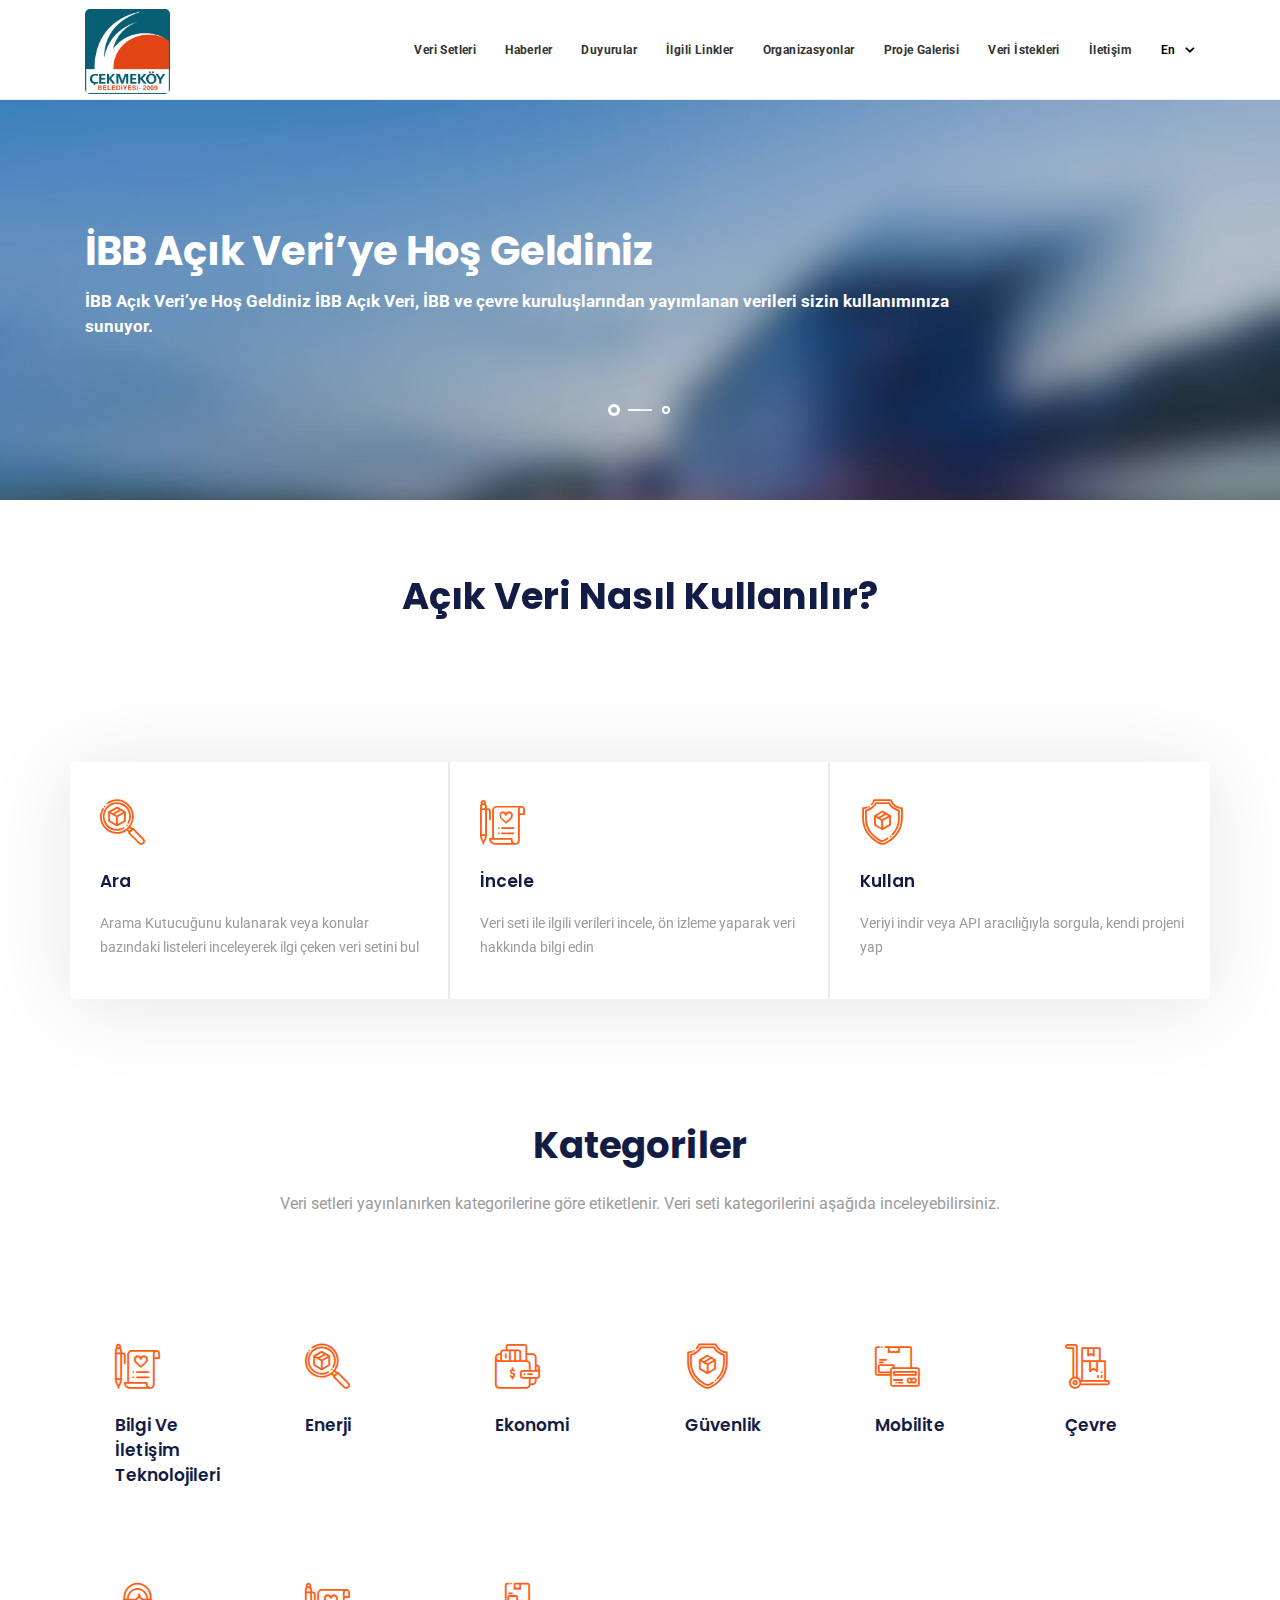
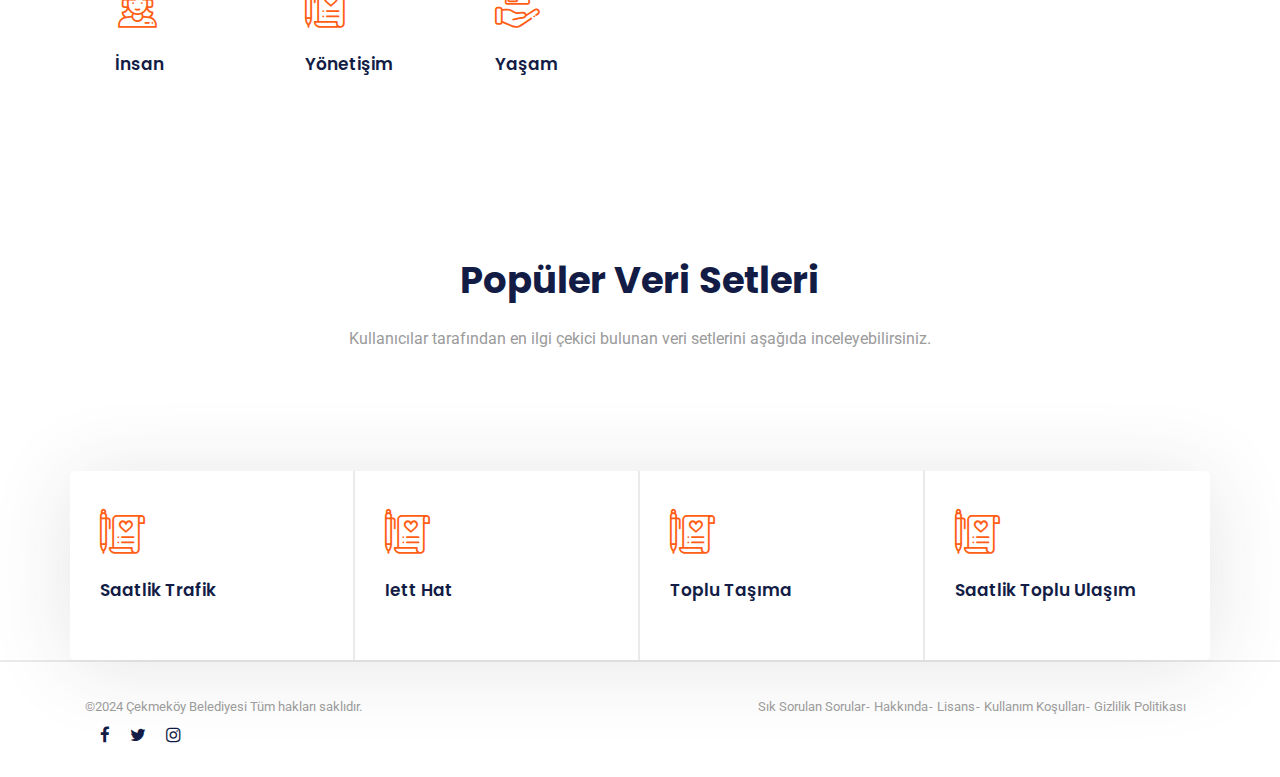
<file: index.html>
<!DOCTYPE html>
<html lang="en">
<head>
  <meta charset="UTF-8" />
  <meta name="viewport" content="width=device-width, initial-scale=1.0" />
  <meta http-equiv="X-UA-Compatible" content="ie=edge" />
  <meta name="description" content="Optime Logistics &amp; Transportation Templatei">
  <link href="assets/images/about/cekmekoy-logo.png" rel="icon">
  <title>Çekmeköy Belediyesi</title>
  <link rel="stylesheet"
    href="https://fonts.googleapis.com/css?family=Roboto:400,500,700%7cPoppins:400,600,700&display=swap">
  <link rel="stylesheet" href="assets/css/libraries.css" />
  <link rel="stylesheet" href="assets/css/style.css" />
</head>

<body>
  <div class="wrapper">
    <!-- =========================
        Header
    =========================== -->
    <header id="header" class="header header-white header-full">
      <nav class="navbar navbar-expand-lg sticky-navbar">
        <div class="container">
          <a class="navbar-brand" href="index.html" >
            <img src="assets/images/about/cekmekoy-logo.png" class="logo-light" alt="logo" >
            <img src="assets/images/about/cekmekoy-logo.png" class="logo-dark" alt="logo" style="width: 85px; height: 85px;">
          </a>
          <button class="navbar-toggler" type="button">
            <span class="menu-lines"><span></span></span>
          </button>
          <div class="collapse navbar-collapse" id="mainNavigation">
            <ul class="navbar-nav ml-auto">
              <li class="nav__item">
                <a href="data.html" class="nav__item-link" style="font-size: 12px; ">Veri Setleri</a>
              </li><!-- /.nav-item -->
              <li class="nav__item">
                <a href="" class="nav__item-link" style="font-size: 12px; ">Haberler</a>
              </li><!-- /.nav-item -->
              <li class="nav__item">
                <a href="announce.html" class="nav__item-link" style="font-size: 12px; ">Duyurular</a>
              </li><!-- /.nav-item -->
              <li class="nav__item">
                <a href="links.html" class="nav__item-link" style="font-size: 12px; ">İlgili Linkler</a>
              </li><!-- /.nav-item -->
              <li class="nav__item">
                <a href="organisation.html" class="nav__item-link" style="font-size: 12px; ">Organizasyonlar</a>
              </li><!-- /.nav-item -->
              <li class="nav__item">
                <a href="gallery.html" class="nav__item-link" style="font-size: 12px; ">Proje Galerisi</a>
              </li><!-- /.nav-item -->
              <li class="nav__item">
                <a href="getData.html" class="nav__item-link" style="font-size: 12px; ">Veri İstekleri</a>
              </li><!-- /.nav-item -->
              <li class="nav__item">
                <a href="contacts.html" class="nav__item-link" style="font-size: 12px; ">İletişim</a>
              </li><!-- /.nav-item -->
            </ul><!-- /.navbar-nav -->
          </div><!-- /.navbar-collapse -->
          <div class="navbar-modules">
            <ul class="modules__wrapper d-flex align-items-center list-unstyled">
              <li>
                <div class="dropdown">
                  <button class="module__btn dropdown-toggle" id="langDrobdown" data-toggle="dropdown">
                    <span style="font-size: 12px; ">En</span>
                  </button>
                  <div class="dropdown-menu" aria-labelledby="langDrobdown">
                    <a class="dropdown-item" href="#" >
                      <img src="assets/images/flags/united-states.png" alt="us"><span style="font-size: 12px; ">Us</span>
                    </a>
                    <a class="dropdown-item" href="#">
                      <img src="assets/images/flags/germany.png" alt="germany" ><span style="font-size: 12px; ">germany</span>
                    </a>
                  </div>
                </div>
              </li>
            </ul><!-- /.modules-wrapper -->
          </div><!-- /.navbar-modules -->
        </div><!-- /.container -->
      </nav><!-- /.navabr -->
    </header><!-- /.Header -->

    <!-- ============================
        Slider
    ============================== -->
    <section id="slider2" class="slider slider-2" style="height: 400px;"> 
      <div class="carousel owl-carousel carousel-arrows carousel-dots carousel-dots-white" data-slide="1"
        data-slide-md="1" data-slide-sm="1" data-autoplay="true" data-nav="true" data-dots="true" data-space="0"
        data-loop="true" data-speed="3000" data-transition="fade" data-animate-out="fadeOut" data-animate-in="fadeIn">
        <div class="slide-item align-v-h bg-overlay" style="height: 400px;"> 
          <div class="bg-img"><img src="assets/images/sliders/6.jpg" alt="slide img" style="height: 400px;"></div> 
          <div class="container">
            <div class="row">
              <div class="col-sm-12 col-md-12 col-lg-12 col-xl-10">
                <div class="slide__content">
                  <h6 class="slide__title" style="font-size: 40px;">İBB Açık Veri’ye Hoş Geldiniz </h6>
                  <p class="slide__desc">İBB Açık Veri’ye Hoş Geldiniz
                    İBB Açık Veri, İBB ve çevre kuruluşlarından yayımlanan verileri sizin kullanımınıza sunuyor.</p>
                </div><!-- /.slide-content -->
              </div><!-- /.col-xl-10 -->
            </div><!-- /.row -->
          </div><!-- /.container -->
        </div><!-- /.slide-item -->
        <div class="slide-item align-v-h bg-overlay" style="height: 400px;"> 
          <div class="bg-img"><img src="assets/images/sliders/6.jpg" alt="slide img" style="height: 400px;"></div> 
          <div class="container">
            <div class="row">
              <div class="col-sm-12 col-md-12 col-lg-12 col-xl-10">
                <div class="slide__content">
                  <h6 class="slide__title" style="font-size:40px;">Aradığınız veriyi bulamadınız mı?</h6>
                  <p class="slide__desc">Merak etmeyin. İstediğiniz veriyi bize buradan iletin, eğer mümkünse verinizi yükleyelim.</p>
                </div><!-- /.slide-content -->
              </div><!-- /.col-xl-10 -->
            </div><!-- /.row -->
          </div><!-- /.container -->
        </div><!-- /.slide-item -->
      </div><!-- /.carousel -->
    </section><!-- /.slider -->

    <!-- =========================== 
      fancybox Layout 3
    ============================= -->
    
    <section id="fancyboxLayout3" class="fancybox-layout3 p-0">
      <div class="container-fluid col-padding-0">
        <div class="row">
          <div class="col-sm-12 col-md-12 col-lg-12">
            <div class="inner-padding text-center "  >
              <div class="heading heading-3  ">
                <h2 class="heading__title">Açık Veri Nasıl Kullanılır?</h2>
              </div><!-- /.heading -->
            </div>
          </div><!-- /.col-lg-6 -->
      <div class="container" >
        <div class="row fancybox-boxes-wrap" >
          <!-- fancybox item #1 -->
          <div class="col-sm-6 col-md-6 col-lg-4 fancybox-item" >
            <div class="fancybox__icon">
              <i class="icon-search"></i>
            </div><!-- /.fancybox-icon -->
            <div class="fancybox__content">
              <h4 class="fancybox__title">Ara</h4>
              <p class="fancybox__desc">Arama Kutucuğunu kulanarak veya konular bazındaki listeleri inceleyerek ilgi çeken veri setini bul</p>
            </div><!-- /.fancybox-content -->
          </div><!-- /.fancybox-item -->
          <!-- fancybox item #2 -->
          <div class="col-sm-6 col-md-6 col-lg-4 fancybox-item">
            <div class="fancybox__icon">
              <i class="icon-wishlist"></i>
            </div><!-- /.fancybox-icon -->
            <div class="fancybox__content">
              <h4 class="fancybox__title">İncele</h4>
              <p class="fancybox__desc">Veri seti ile ilgili verileri incele, ön izleme yaparak veri hakkında bilgi edin</p>
            </div><!-- /.fancybox-content -->
          </div><!-- /.fancybox-item -->
          <!-- fancybox item #3 -->
          <div class="col-sm-6 col-md-6 col-lg-4 fancybox-item">
            <div class="fancybox__icon">
              <i class="icon-package-6"></i>
            </div><!-- /.fancybox-icon -->
            <div class="fancybox__content">
              <h4 class="fancybox__title">Kullan</h4>
              <p class="fancybox__desc">Veriyi indir veya API aracılığıyla sorgula, kendi projeni yap</p>
            </div><!-- /.fancybox-content -->
          </div><!-- /.fancybox-item -->
        </div><!-- /.row -->
      </div><!-- /.container -->
    </section><!-- /.fancybox Layout3 -->

  
    <!-- ========================= 
         Banner 2
    =========================  -->
    <section id="fancyboxLayout3" class="fancybox-layout3 p-0">
      <div class="container-fluid col-padding-0">
        <div class="row">
          <div class="col-sm-12 col-md-12 col-lg-12">
            <div class="inner-padding text-center "  >
              <div class="heading heading-3  ">
                <h4 class="heading__title">Kategoriler</h4>
                  <p class="heading__desc">Veri setleri yayınlanırken kategorilerine göre etiketlenir. Veri seti kategorilerini aşağıda inceleyebilirsiniz.</p>
              </div><!-- /.heading -->
            </div>
          </div><!-- /.col-lg-6 -->
          <div class="container" style="margin-top: -30px;">
            <div class="row">
              <!-- fancybox item #1 -->
              <div class="col-sm-12 col-md-6 col-lg-2">
                <div class="fancybox-item">
                  <div class="fancybox__icon">
                    <i class="icon-wishlist"></i>
                  </div><!-- /.fancybox-icon -->
                  <div class="fancybox__content">
                    <h6 class="fancybox__title">Bilgi ve İletişim Teknolojileri</h6>
                  </div><!-- /.fancybox-content -->
                </div><!-- /.fancybox-item -->
              </div><!-- /.col-lg-3 -->
              <!-- fancybox item #2 -->
              <div class="col-sm-12 col-md-6 col-lg-2">
                <div class="fancybox-item">
                  <div class="fancybox__icon">
                    <i class="icon-search"></i>
                  </div><!-- /.fancybox-icon -->
                  <div class="fancybox__content">
                    <h6 class="fancybox__title">Enerji</h6>
                  </div><!-- /.fancybox-content -->
                </div><!-- /.fancybox-item -->
              </div><!-- /.col-lg-3 -->
              <!-- fancybox item #3 -->
              <div class="col-sm-12 col-md-6 col-lg-2">
                <div class="fancybox-item">
                  <div class="fancybox__icon">
                    <i class="icon-wallet"></i>
                  </div><!-- /.fancybox-icon -->
                  <div class="fancybox__content">
                    <h6 class="fancybox__title">Ekonomi</h6>
                  </div><!-- /.fancybox-content -->
                </div><!-- /.fancybox-item -->
              </div><!-- /.col-lg-3 -->
              <!-- fancybox item #4 -->
              <div class="col-sm-12 col-md-6 col-lg-2">
                <div class="fancybox-item">
                  <div class="fancybox__icon">
                    <i class="icon-package-6"></i>
                  </div><!-- /.fancybox-icon -->
                  <div class="fancybox__content">
                    <h6 class="fancybox__title">Güvenlik</h6>
                  </div><!-- /.fancybox-content -->
                </div><!-- /.fancybox-item -->
              </div><!-- /.col-lg-3 -->
              <!-- fancybox item #5 -->
              <div class="col-sm-12 col-md-6 col-lg-2">
                <div class="fancybox-item">
                  <div class="fancybox__icon">
                    <i class="icon-payment-method"></i>
                  </div><!-- /.fancybox-icon -->
                  <div class="fancybox__content">
                    <h6 class="fancybox__title">Mobilite</h6>
                  </div><!-- /.fancybox-content -->
                </div><!-- /.fancybox-item -->
              </div><!-- /.col-lg-3 -->
              <!-- fancybox item #6 -->
              <div class="col-sm-12 col-md-6 col-lg-2">
                <div class="fancybox-item">
                  <div class="fancybox__icon">
                    <i class="icon-trolley"></i>
                  </div><!-- /.fancybox-icon -->
                  <div class="fancybox__content">
                    <h6 class="fancybox__title">Çevre</h6>
                    </p>
                  </div><!-- /.fancybox-content -->
                </div><!-- /.fancybox-item -->
              </div><!-- /.col-lg-3 -->
              <!-- fancybox item #7 -->
              <div class="col-sm-12 col-md-6 col-lg-2">
                <div class="fancybox-item">
                  <div class="fancybox__icon">
                    <i class="icon-call-center"></i>
                  </div><!-- /.fancybox-icon -->
                  <div class="fancybox__content">
                    <h6 class="fancybox__title">İnsan</h6>
                  </div><!-- /.fancybox-content -->
                </div><!-- /.fancybox-item -->
              </div><!-- /.col-lg-3 -->
              <!-- fancybox item #8 -->
              <div class="col-sm-12 col-md-6 col-lg-2">
                <div class="fancybox-item">
                  <div class="fancybox__icon">
                    <i class="icon-wishlist"></i>
                  </div><!-- /.fancybox-icon -->
                  <div class="fancybox__content">
                    <h6 class="fancybox__title">Yönetişim</h6>
                  </div><!-- /.fancybox-content -->
                </div><!-- /.fancybox-item -->
              </div><!-- /.col-lg-3 -->
              <div class="col-sm-12 col-md-6 col-lg-2">
                <div class="fancybox-item">
                  <div class="fancybox__icon">
                    <i class="icon-delivery-4"></i>
                  </div><!-- /.fancybox-icon -->
                  <div class="fancybox__content">
                    <h6 class="fancybox__title">Yaşam</h6>
                  </div><!-- /.fancybox-content -->
                </div><!-- /.fancybox-item -->
              </div><!-- /.col-lg-3 -->
            </div><!-- /.row -->
          </div><!-- /.container -->
    </section><!-- /.fancybox Layout3 -->


    <!-- ========================
      Services layout 2
    =========================== -->
    <section id="fancyboxLayout3" class="fancybox-layout3 p-0">
      <div class="container-fluid col-padding-0">
        <div class="row">
          <div class="col-sm-12 col-md-12 col-lg-12">
            <div class="inner-padding text-center "  >
              <div class="heading heading-3  ">
                <h2 class="heading__title">Popüler Veri Setleri</h2>
                <p class="heading__desc">Kullanıcılar tarafından en ilgi çekici bulunan veri setlerini aşağıda inceleyebilirsiniz.</p>
              </div><!-- /.heading -->
            </div>
          </div><!-- /.col-lg-6 -->
      <div class="container" >
        <div class="row fancybox-boxes-wrap" >
          <!-- fancybox item #1 -->
          <div class="col-sm-6 col-md-6 col-lg-3 fancybox-item" >
            <div class="fancybox__icon">
              <i class="icon-wishlist"></i>
            </div><!-- /.fancybox-icon -->
            <div class="fancybox__content">
              <h4 class="fancybox__title">Saatlik Trafik</h4>
            </div><!-- /.fancybox-content -->
          </div><!-- /.fancybox-item -->
          <!-- fancybox item #2 -->
          <div class="col-sm-6 col-md-6 col-lg-3 fancybox-item">
            <div class="fancybox__icon">
              <i class="icon-wishlist"></i>
            </div><!-- /.fancybox-icon -->
            <div class="fancybox__content">
              <h4 class="fancybox__title">iett Hat</h4>
            </div><!-- /.fancybox-content -->
          </div><!-- /.fancybox-item -->
          <!-- fancybox item #3 -->
          <div class="col-sm-6 col-md-6 col-lg-3 fancybox-item">
            <div class="fancybox__icon">
              <i class="icon-wishlist"></i>
            </div><!-- /.fancybox-icon -->
            <div class="fancybox__content">
              <h4 class="fancybox__title">Toplu Taşıma</h4>
            </div><!-- /.fancybox-content -->
          </div><!-- /.fancybox-item -->
          <!-- fancybox item #4 -->
          <div class="col-sm-6 col-md-6 col-lg-3 fancybox-item">
            <div class="fancybox__icon">
              <i class="icon-wishlist"></i>
            </div><!-- /.fancybox-icon -->
            <div class="fancybox__content">
              <h4 class="fancybox__title">Saatlik Toplu Ulaşım</h4>
            </div><!-- /.fancybox-content -->
          </div><!-- /.fancybox-item -->
        </div><!-- /.row -->
      </div><!-- /.container -->
        </div><!-- /.row -->
    </section><!-- /.fancybox Layout3 -->

    <!-- ========================
            Footer
    ========================== -->
    <footer id="footer" class="footer">
      <div class="footer-bottom">
        <div class="container">
          <div class="row align-items-center">
            <div class="col-sm-12 col-md-6 col-lg-6">
              <div class="footer__copyright">
                <span>&copy;2024 Çekmeköy Belediyesi Tüm hakları saklıdır.</span>
              </div><!-- /.Footer-copyright -->
            </div><!-- /.col-lg-6 -->
            <div class="col-sm-12 col-md-6 col-lg-6">
              <nav>
                <ul class="list-unstyled footer__copyright-links d-flex flex-wrap justify-content-end">
                  <li><a href="#">Sık Sorulan Sorular </a></li>
                  <li><a href="#">Hakkında</a></li>
                  <li><a href="#">Lisans</a></li>
                  <li><a href="#">Kullanım Koşulları</a></li>
                  <li><a href="#">Gizlilik Politikası</a></li>
                </ul>
              </nav>
            </div><!-- /.col-lg-6 -->
          </div><!-- /.row -->
          <div class="container">
            <div class="row">
              <div class="col-sm-12 col-md-12 col-lg-3 col-xl-2">
                <div class="social__icons justify-content-start">
                  <a href="https://www.facebook.com/cekmekoybelediyesi"><i class="fa fa-facebook"></i></a>
                  <a href="https://x.com/cekmekoybeltr"><i class="fa fa-twitter"></i></a>
                  <a href="https://www.instagram.com/cekmekoybelediyesi/"><i class="fa fa-instagram"></i></a>
                </div><!-- /.social-icons -->
              </div><!-- /.col-xl-2 -->
            </div><!-- /.row -->
          </div><!-- /.container -->
        </div><!-- /.container -->
      </div><!-- /.Footer-bottom -->
    </footer><!-- /.Footer -->

    <div class="module__search-container">
      <i class="fa fa-times close-search"></i>
      <form class="module__search-form">
        <input type="text" class="search__input" placeholder="Type Words Then Enter">
        <button class="module__search-btn"><i class="fa fa-search"></i></button>
      </form>
    </div><!-- /.module-search-container -->

    <button id="scrollTopBtn"><i class="fa fa-long-arrow-up"></i></button>
  </div><!-- /.wrapper -->

  <script src="assets/js/jquery-3.3.1.min.js"></script>
  <script src="assets/js/plugins.js"></script>
  <script src="assets/js/main.js"></script>
</body>

</html>
</file>
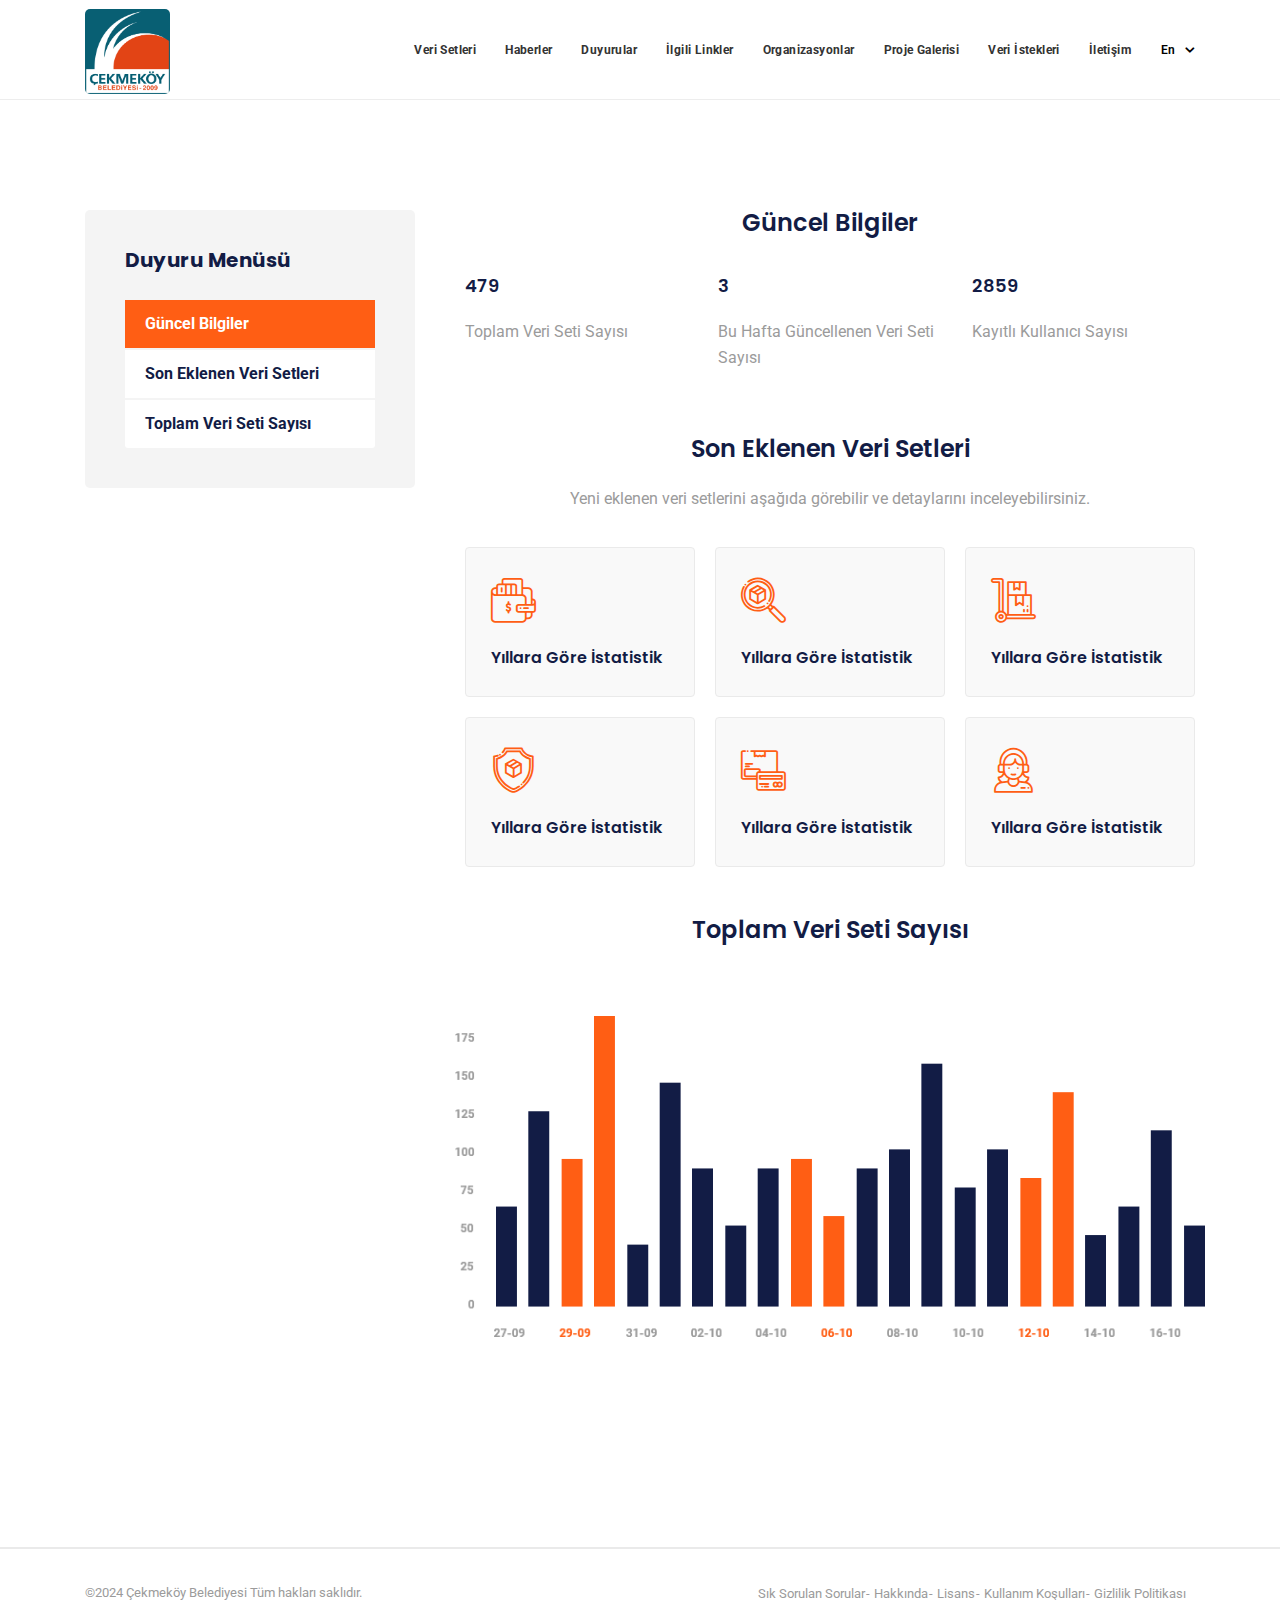
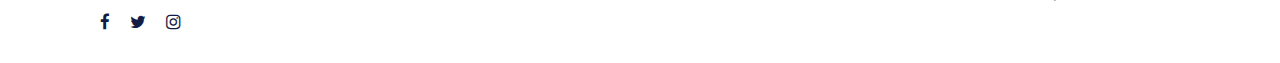
<file: announce.html>
<!DOCTYPE html>
<html lang="en">

<head>
  <meta charset="UTF-8" />
  <meta name="viewport" content="width=device-width, initial-scale=1.0" />
  <meta http-equiv="X-UA-Compatible" content="ie=edge" />
  <meta name="description" content="Optime Logistics &amp; Transportation Templatei">
  <link href="assets/images/favicon/favicon.png" rel="icon">
  <title>Çekmeköy Belediyesi</title>
  <link rel="stylesheet"
    href="https://fonts.googleapis.com/css?family=Roboto:400,500,700%7cPoppins:400,600,700&display=swap">
  <link rel="stylesheet" href="assets/css/libraries.css" />
  <link rel="stylesheet" href="assets/css/style.css" />
</head>

<body>
  <div class="wrapper">
    <!-- =========================
        Header
    =========================== -->
    <header id="header" class="header header-white header-full">
      <nav class="navbar navbar-expand-lg sticky-navbar">
        <div class="container">
          <a class="navbar-brand" href="index.html" >
            <img src="assets/images/about/cekmekoy-logo.png" class="logo-light" alt="logo" >
            <img src="assets/images/about/cekmekoy-logo.png" class="logo-dark" alt="logo" style="width: 85px; height: 85px;">
          </a>
          <button class="navbar-toggler" type="button">
            <span class="menu-lines"><span></span></span>
          </button>
          <div class="collapse navbar-collapse" id="mainNavigation">
            <ul class="navbar-nav ml-auto">
              <li class="nav__item">
                <a href="data.html" class="nav__item-link" style="font-size: 12px; ">Veri Setleri</a>
              </li><!-- /.nav-item -->
              <li class="nav__item">
                <a href="" class="nav__item-link" style="font-size: 12px; ">Haberler</a>
              </li><!-- /.nav-item -->
              <li class="nav__item">
                <a href="announce.html" class="nav__item-link" style="font-size: 12px; ">Duyurular</a>
              </li><!-- /.nav-item -->
              <li class="nav__item">
                <a href="links.html" class="nav__item-link" style="font-size: 12px; ">İlgili Linkler</a>
              </li><!-- /.nav-item -->
              <li class="nav__item">
                <a href="organisation.html" class="nav__item-link" style="font-size: 12px; ">Organizasyonlar</a>
              </li><!-- /.nav-item -->
              <li class="nav__item">
                <a href="gallery.html" class="nav__item-link" style="font-size: 12px; ">Proje Galerisi</a>
              </li><!-- /.nav-item -->
              <li class="nav__item">
                <a href="getData.html" class="nav__item-link" style="font-size: 12px; ">Veri İstekleri</a>
              </li><!-- /.nav-item -->
              <li class="nav__item">
                <a href="contacts.html" class="nav__item-link" style="font-size: 12px; ">İletişim</a>
              </li><!-- /.nav-item -->
            </ul><!-- /.navbar-nav -->
          </div><!-- /.navbar-collapse -->
          <div class="navbar-modules">
            <ul class="modules__wrapper d-flex align-items-center list-unstyled">
              <li>
                <div class="dropdown">
                  <button class="module__btn dropdown-toggle" id="langDrobdown" data-toggle="dropdown">
                    <span style="font-size: 12px; ">En</span>
                  </button>
                  <div class="dropdown-menu" aria-labelledby="langDrobdown">
                    <a class="dropdown-item" href="#" >
                      <img src="assets/images/flags/united-states.png" alt="us"><span style="font-size: 12px; ">Us</span>
                    </a>
                    <a class="dropdown-item" href="#">
                      <img src="assets/images/flags/germany.png" alt="germany" ><span style="font-size: 12px; ">germany</span>
                    </a>
                  </div>
                </div>
              </li>
            </ul><!-- /.modules-wrapper -->
          </div><!-- /.navbar-modules -->
        </div><!-- /.container -->
      </nav><!-- /.navabr -->
    </header><!-- /.Header -->

    <!-- ======================
     Text Content Section
    ========================= -->
    <section id="textContentSection" class="text-content-section">
      <div class="container">
        <div class="row">
          <div class="col-sm-12 col-md-12 col-lg-4">
            <aside class="sidebar mb-30">
              <div class="widget widget-categories">
                <h5 class="widget__title">Duyuru Menüsü</h5>
                <div class="widget-content">
                  <ul class="list-unstyled">
                    <li><a href="" class="active">Güncel Bilgiler</a></li>
                    <li><a href="" >Son Eklenen Veri Setleri </a></li>
                    <li><a href="">Toplam Veri Seti Sayısı</a></li>
                  </ul>
                </div><!-- /.widget-content -->
              </div><!-- /.widget-categories --> 
          </div><!-- /.col-lg-4 -->
          <div class="col-sm-12 col-md-12 col-lg-8">
            <div class="row">
              <div class="col-sm-12 col-md-12 col-lg-12">
                <div class="text__block">
                  <h5 class="text__block-title"  style="text-align: center; margin-bottom: 40px;">Güncel Bilgiler</h5>
                </div><!-- /.text-block -->
              </div><!-- /.col-lg-12 -->
            </div><!-- /.row -->
            <div class="row">
              <div class="col-sm-12 col-md-6 col-lg-4">
                <div class="text__block-3" >
                  <h6 class="text__block-title" >479</h6>
                  <p class="text__block-desc" >Toplam Veri Seti Sayısı</p>
                </div><!-- /.text-block -->
              </div><!-- /.col-lg-6 -->
              <div class="col-sm-12 col-md-6 col-lg-4">
                <div class="text__block-3">
                  <h6 class="text__block-title">3</h6>
                  <p class="text__block-desc">Bu Hafta Güncellenen Veri Seti Sayısı</p>
                </div><!-- /.text-block -->
              </div><!-- /.col-lg-6 -->
              <div class="col-sm-12 col-md-6 col-lg-4">
                <div class="text__block-3">
                  <h6 class="text__block-title">2859</h6>
                  <p class="text__block-desc">Kayıtlı Kullanıcı Sayısı</p>
                </div><!-- /.text-block -->
              </div><!-- /.col-lg-6 -->
            </div><!-- /.row -->
            <div class="row">
              <div class="col-sm-12 col-md-12 col-lg-12">
                <div class="text__block">
                  <h5 class="text__block-title" style="text-align: center;  margin-top: 30px;" >Son Eklenen Veri Setleri</h5>
                  <p class="text__block-desc"  style="text-align: center;">Yeni eklenen veri setlerini aşağıda görebilir ve detaylarını inceleyebilirsiniz.</p>
                </div><!-- /.text-block -->
              </div><!-- /.col-lg-12 -->
            </div><!-- /.row -->
            <div class="row fancybox-layout2 mb-50">
              <!-- fancybox item #1 -->
              <div class="col-sm-12 col-md-6 col-lg-4">
                <div class="fancybox-item">
                  <div class="fancybox__icon">
                    <i class="icon-wallet"></i>
                  </div><!-- /.fancybox-icon -->
                  <div class="fancybox__content">
                    <h4 class="fancybox__title">Yıllara Göre İstatistik</h4>
                  </div><!-- /.fancybox-content -->
                </div><!-- /.fancybox-item -->
              </div><!-- /.col-lg-4 -->
              <!-- fancybox item #2 -->
              <div class="col-sm-12 col-md-6 col-lg-4">
                <div class="fancybox-item">
                  <div class="fancybox__icon">
                    <i class="icon-search"></i>
                  </div><!-- /.fancybox-icon -->
                  <div class="fancybox__content">
                    <h4 class="fancybox__title">Yıllara Göre İstatistik</h4>
                  </div><!-- /.fancybox-content -->
                </div><!-- /.fancybox-item -->
              </div><!-- /.col-lg-4 -->
              <!-- fancybox item #3 -->
              <div class="col-sm-12 col-md-6 col-lg-4">
                <div class="fancybox-item">
                  <div class="fancybox__icon">
                    <i class="icon-trolley"></i>
                  </div><!-- /.fancybox-icon -->
                  <div class="fancybox__content">
                    <h4 class="fancybox__title">Yıllara Göre İstatistik</h4>
                  </div><!-- /.fancybox-content -->
                </div><!-- /.fancybox-item -->
              </div><!-- /.col-lg-4 -->
              <!-- fancybox item #4 -->
              <div class="col-sm-12 col-md-6 col-lg-4">
                <div class="fancybox-item">
                  <div class="fancybox__icon">
                    <i class="icon-package-6"></i>
                  </div><!-- /.fancybox-icon -->
                  <div class="fancybox__content">
                    <h4 class="fancybox__title">Yıllara Göre İstatistik</h4>
                  </div><!-- /.fancybox-content -->
                </div><!-- /.fancybox-item -->
              </div><!-- /.col-lg-4 -->
              <!-- fancybox item #5 -->
              <div class="col-sm-12 col-md-6 col-lg-4">
                <div class="fancybox-item">
                  <div class="fancybox__icon">
                    <i class="icon-payment-method"></i>
                  </div><!-- /.fancybox-icon -->
                  <div class="fancybox__content">
                    <h4 class="fancybox__title">Yıllara Göre İstatistik</h4>
                  </div><!-- /.fancybox-content -->
                </div><!-- /.fancybox-item -->
              </div><!-- /.col-lg-4 -->
              <!-- fancybox item #6 -->
              <div class="col-sm-12 col-md-6 col-lg-4">
                <div class="fancybox-item">
                  <div class="fancybox__icon">
                    <i class="icon-call-center"></i>
                  </div><!-- /.fancybox-icon -->
                  <div class="fancybox__content">
                    <h4 class="fancybox__title">Yıllara Göre İstatistik</h4>
                  </div><!-- /.fancybox-content -->
                </div><!-- /.fancybox-item -->
              </div><!-- /.col-lg-4 -->
                <div class="col-sm-12 col-md-12 col-lg-12">
                  <div class="text__block">
                    <h5 class="text__block-title" style="text-align: center;  margin-top: 30px;" >Toplam Veri Seti Sayısı</h5>
                  </div><!-- /.text-block -->
                </div><!-- /.col-lg-12 -->
              <div class="row" style= " margin-top: 50px;" >
                <div class="col-sm-12 col-md-12 col-lg-12">
                  <img src="assets/images/charts/1.png" alt="chart" class="img-fluid mb-50">
                </div><!-- /.col-lg-12 -->
              </div><!-- /.row -->
          </div><!-- /.col-lg-8 -->
          
        </div><!-- /.row -->
      </div><!-- /.container -->
    </section><!-- /.Text Content Section -->

   <!-- ========================
            Footer
    ========================== -->
    <footer id="footer" class="footer">
      <div class="footer-bottom">
        <div class="container">
          <div class="row align-items-center">
            <div class="col-sm-12 col-md-6 col-lg-6">
              <div class="footer__copyright">
                <span>&copy;2024 Çekmeköy Belediyesi Tüm hakları saklıdır.</span>
              </div><!-- /.Footer-copyright -->
            </div><!-- /.col-lg-6 -->
            <div class="col-sm-12 col-md-6 col-lg-6">
              <nav>
                <ul class="list-unstyled footer__copyright-links d-flex flex-wrap justify-content-end">
                  <li><a href="#">Sık Sorulan Sorular </a></li>
                  <li><a href="#">Hakkında</a></li>
                  <li><a href="#">Lisans</a></li>
                  <li><a href="#">Kullanım Koşulları</a></li>
                  <li><a href="#">Gizlilik Politikası</a></li>
                </ul>
              </nav>
            </div><!-- /.col-lg-6 -->
          </div><!-- /.row -->
          <div class="container">
            <div class="row">
              <div class="col-sm-12 col-md-12 col-lg-3 col-xl-2">
                <div class="social__icons justify-content-start">
                  <a href="https://www.facebook.com/cekmekoybelediyesi"><i class="fa fa-facebook"></i></a>
                  <a href="https://x.com/cekmekoybeltr"><i class="fa fa-twitter"></i></a>
                  <a href="https://www.instagram.com/cekmekoybelediyesi/"><i class="fa fa-instagram"></i></a>
                </div><!-- /.social-icons -->
              </div><!-- /.col-xl-2 -->
            </div><!-- /.row -->
          </div><!-- /.container -->
        </div><!-- /.container -->
      </div><!-- /.Footer-bottom -->
    </footer><!-- /.Footer -->


    <div class="module__search-container">
      <i class="fa fa-times close-search"></i>
      <form class="module__search-form">
        <input type="text" class="search__input" placeholder="Type Words Then Enter">
        <button class="module__search-btn"><i class="fa fa-search"></i></button>
      </form>
    </div><!-- /.module-search-container -->

    <button id="scrollTopBtn"><i class="fa fa-long-arrow-up"></i></button>
  </div><!-- /.wrapper -->

  <script src="assets/js/jquery-3.3.1.min.js"></script>
  <script src="assets/js/plugins.js"></script>
  <script src="assets/js/main.js"></script>
</body>

</html>
</file>
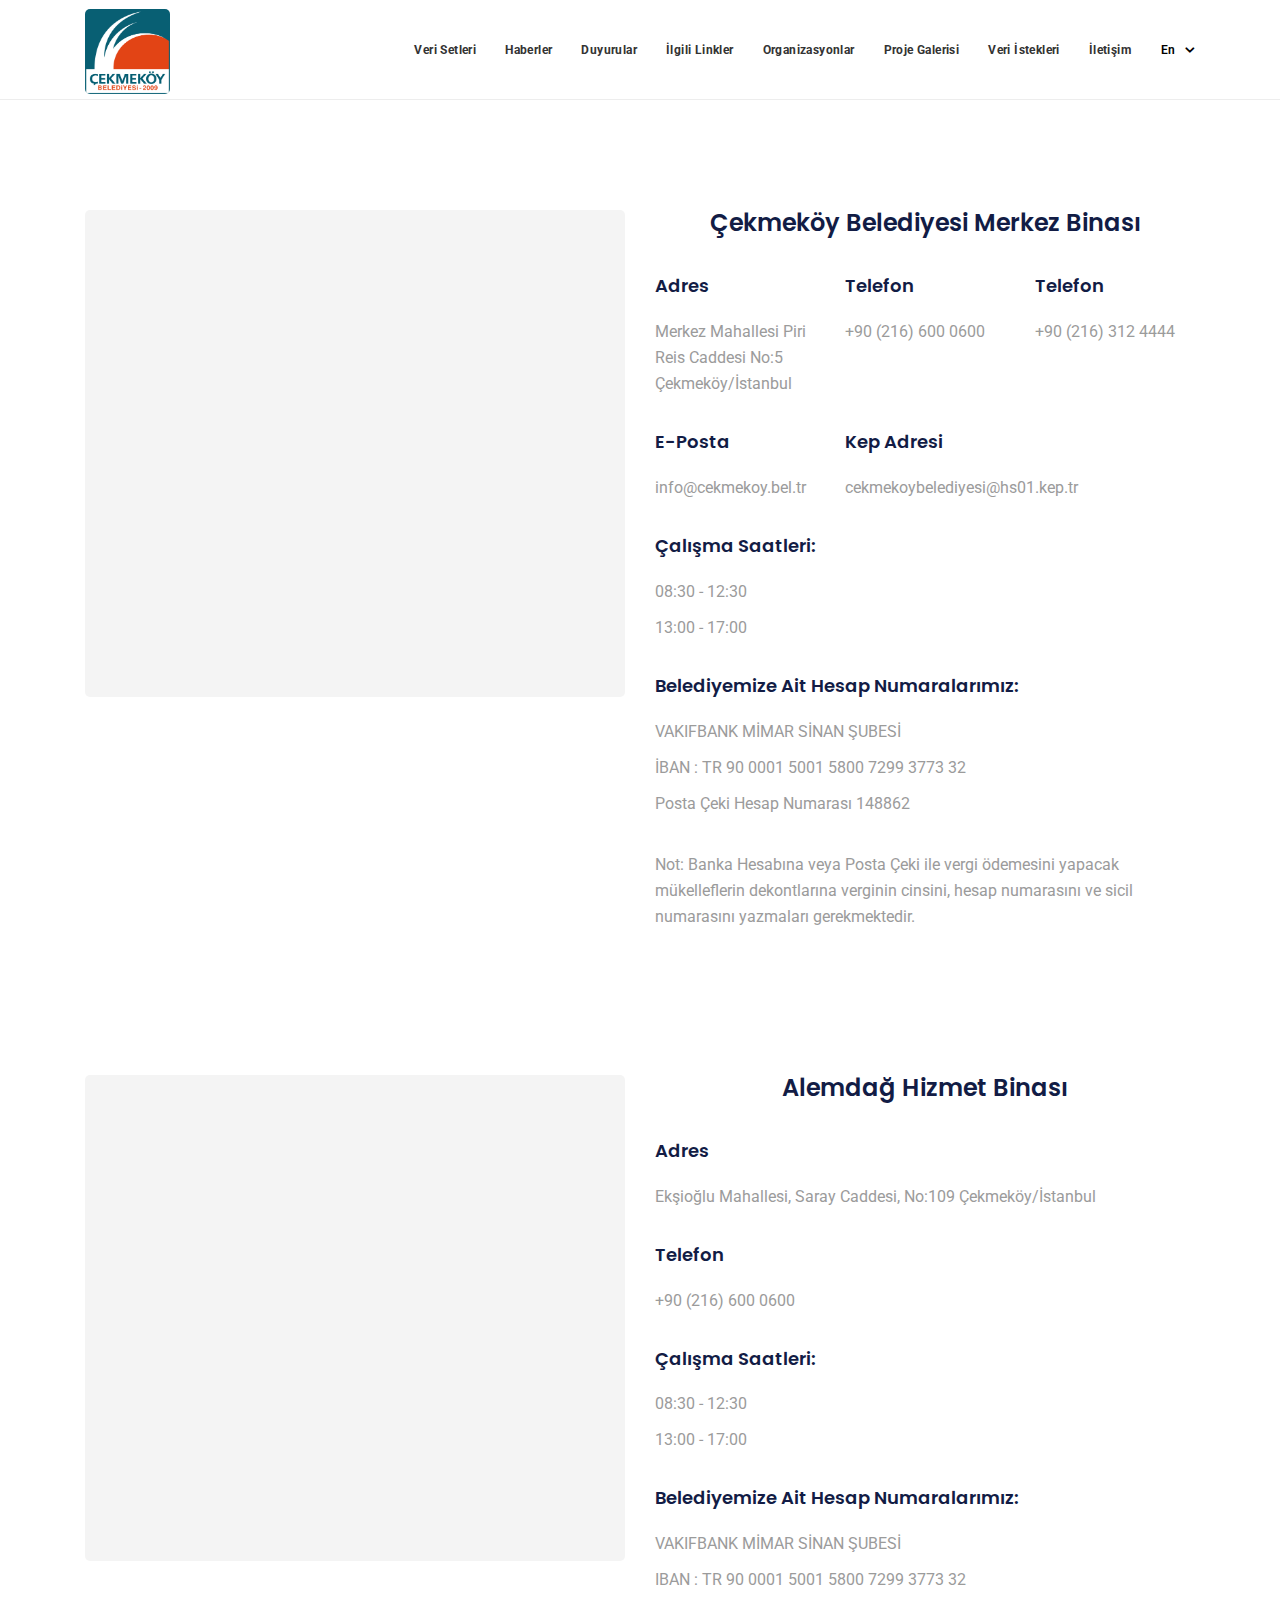
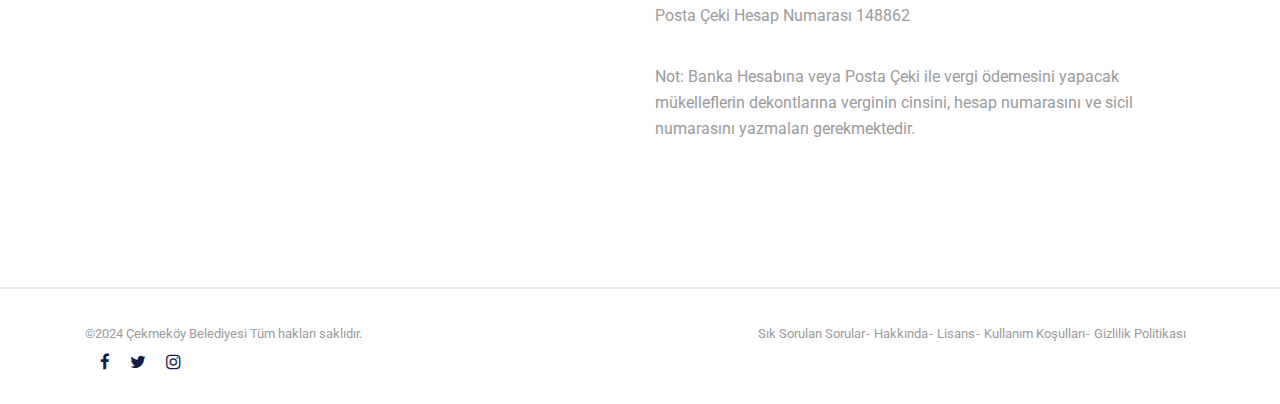
<file: contacts.html>
<!DOCTYPE html>
<html lang="en">

<head>
  <meta charset="UTF-8" />
  <meta name="viewport" content="width=device-width, initial-scale=1.0" />
  <meta http-equiv="X-UA-Compatible" content="ie=edge" />
  <meta name="description" content="Optime Logistics &amp; Transportation Templatei">
  <link href="assets/images/favicon/favicon.png" rel="icon">
  <title>Çekmeköy Belediyesi</title>
  <link rel="stylesheet"
    href="https://fonts.googleapis.com/css?family=Roboto:400,500,700%7cPoppins:400,600,700&display=swap">
  <link rel="stylesheet" href="assets/css/libraries.css" />
  <link rel="stylesheet" href="assets/css/style.css" />
</head>

<body>
  <div class="wrapper">
    <!-- =========================
        Header
    =========================== -->
    <header id="header" class="header header-white header-full">
      <nav class="navbar navbar-expand-lg sticky-navbar">
        <div class="container">
          <a class="navbar-brand" href="index.html" >
            <img src="assets/images/about/cekmekoy-logo.png" class="logo-light" alt="logo" >
            <img src="assets/images/about/cekmekoy-logo.png" class="logo-dark" alt="logo" style="width: 85px; height: 85px;">
          </a>
          <button class="navbar-toggler" type="button">
            <span class="menu-lines"><span></span></span>
          </button>
          <div class="collapse navbar-collapse" id="mainNavigation">
            <ul class="navbar-nav ml-auto">
              <li class="nav__item">
                <a href="data.html" class="nav__item-link" style="font-size: 12px; ">Veri Setleri</a>
              </li><!-- /.nav-item -->
              <li class="nav__item">
                <a href="" class="nav__item-link" style="font-size: 12px; ">Haberler</a>
              </li><!-- /.nav-item -->
              <li class="nav__item">
                <a href="announce.html" class="nav__item-link" style="font-size: 12px; ">Duyurular</a>
              </li><!-- /.nav-item -->
              <li class="nav__item">
                <a href="links.html" class="nav__item-link" style="font-size: 12px; ">İlgili Linkler</a>
              </li><!-- /.nav-item -->
              <li class="nav__item">
                <a href="organisation.html" class="nav__item-link" style="font-size: 12px; ">Organizasyonlar</a>
              </li><!-- /.nav-item -->
              <li class="nav__item">
                <a href="gallery.html" class="nav__item-link" style="font-size: 12px; ">Proje Galerisi</a>
              </li><!-- /.nav-item -->
              <li class="nav__item">
                <a href="getData.html" class="nav__item-link" style="font-size: 12px; ">Veri İstekleri</a>
              </li><!-- /.nav-item -->
              <li class="nav__item">
                <a href="contacts.html" class="nav__item-link" style="font-size: 12px; ">İletişim</a>
              </li><!-- /.nav-item -->
            </ul><!-- /.navbar-nav -->
          </div><!-- /.navbar-collapse -->
          <div class="navbar-modules">
            <ul class="modules__wrapper d-flex align-items-center list-unstyled">
              <li>
                <div class="dropdown">
                  <button class="module__btn dropdown-toggle" id="langDrobdown" data-toggle="dropdown">
                    <span style="font-size: 12px; ">En</span>
                  </button>
                  <div class="dropdown-menu" aria-labelledby="langDrobdown">
                    <a class="dropdown-item" href="#" >
                      <img src="assets/images/flags/united-states.png" alt="us"><span style="font-size: 12px; ">Us</span>
                    </a>
                    <a class="dropdown-item" href="#">
                      <img src="assets/images/flags/germany.png" alt="germany" ><span style="font-size: 12px; ">germany</span>
                    </a>
                  </div>
                </div>
              </li>
            </ul><!-- /.modules-wrapper -->
          </div><!-- /.navbar-modules -->
        </div><!-- /.container -->
      </nav><!-- /.navabr -->
    </header><!-- /.Header -->

    <!-- ======================
     Text Content Section
    ========================= -->
    <section id="textContentSection" class="text-content-section">
      <div class="container">
        <div class="row">
          <div class="col-sm-12 col-md-12 col-lg-6">
            <div class="widget widget-map">
              <iframe src="https://maps.google.com/maps?q=41.0330937987307, 29.168327641951183&amp;hl=tr-TR&amp;z=14&amp;ie=UTF8&amp;iwloc=B&amp;output=embed" 
                      width="100%" 
                      height="400" 
                      style="border:0;" 
                      allowfullscreen="" 
                      loading="lazy">
              </iframe>
            </div><!-- /.widget-map -->
          </div><!-- /.col-lg-6 -->
          <div class="col-sm-12 col-md-12 col-lg-6">
            <div class="row">
              <div class="col-sm-12 col-md-12 col-lg-12">
                <div class="text__block">
                  <h5 class="text__block-title"  style="text-align: center; margin-bottom: 40px;">Çekmeköy Belediyesi Merkez Binası</h5>
                </div><!-- /.text-block -->
              </div><!-- /.col-lg-12 -->
            </div><!-- /.row -->
            <div class="row">
              <div class="col-sm-12 col-md-6 col-lg-4">
                <div class="text__block-3" >
                  <h6 class="text__block-title" >Adres</h6>
                  <p class="text__block-desc" >Merkez Mahallesi Piri Reis Caddesi No:5 Çekmeköy/İstanbul</p>
                </div><!-- /.text-block -->
              </div><!-- /.col-lg-6 -->
              <div class="col-sm-12 col-md-6 col-lg-4">
                <div class="text__block-3">
                  <h6 class="text__block-title">Telefon</h6>
                  <p class="text__block-desc">+90 (216) 600 0600</p>
                </div><!-- /.text-block -->
              </div><!-- /.col-lg-6 -->
              <div class="col-sm-12 col-md-6 col-lg-4">
                <div class="text__block-3">
                  <h6 class="text__block-title">Telefon</h6>
                  <p class="text__block-desc">+90 (216) 312 4444</p>
                </div><!-- /.text-block -->
              </div><!-- /.col-lg-6 -->
              <div class="col-sm-12 col-md-6 col-lg-4">
                <div class="text__block-3">
                  <h6 class="text__block-title">E-Posta</h6>
                  <p class="text__block-desc">info@cekmekoy.bel.tr</p>
                </div><!-- /.text-block -->
              </div><!-- /.col-lg-6 -->
              <div class="col-sm-12 col-md-6 col-lg-4">
                <div class="text__block-3">
                  <h6 class="text__block-title">Kep Adresi</h6>
                  <p class="text__block-desc">cekmekoybelediyesi@hs01.kep.tr</p>
                </div><!-- /.text-block -->
              </div><!-- /.col-lg-6 -->
            </div><!-- /.row -->
            <div class="row">
              <div class="col-sm-12 col-md-12 col-lg-12">
                <div class="text__block">
                  <h6 class="text__block-title"  >Çalışma Saatleri:</h6>
                  <p class="text__block-desc" style="margin-bottom: 10px;">08:30 - 12:30</p>
                  <p class="text__block-desc" >13:00 - 17:00</p>
                </div><!-- /.text-block -->
              </div><!-- /.col-lg-12 -->
            </div><!-- /.row -->
            <div class="row">
              <div class="col-sm-12 col-md-12 col-lg-12">
                <div class="text__block" >
                  <h6 class="text__block-title" >Belediyemize Ait Hesap Numaralarımız:</h6>
                  <p class="text__block-desc" style="margin-bottom: 10px;">VAKIFBANK MİMAR SİNAN ŞUBESİ</p>
                  <p class="text__block-desc" style="margin-bottom: 10px;">İBAN : TR 90 0001 5001 5800 7299 3773 32</p>
                  <p class="text__block-desc" >Posta Çeki Hesap Numarası 148862</p>
                </div><!-- /.text-block -->
              </div><!-- /.col-lg-12 -->
            </div><!-- /.row -->
            <div class="row">
              <div class="col-sm-12 col-md-12 col-lg-12">
                <div class="text__block" >
                  <p class="text__block-desc" >Not:  Banka Hesabına veya Posta Çeki ile vergi ödemesini yapacak mükelleflerin dekontlarına verginin cinsini, hesap numarasını ve sicil numarasını yazmaları gerekmektedir.</p>
                </div><!-- /.text-block -->
              </div><!-- /.col-lg-12 -->
            </div><!-- /.row -->
        </div><!-- /.row -->
      </div><!-- /.container -->
    </section><!-- /.Text Content Section -->
    <!-- ======================
     Text Content Section
    ========================= -->
    <section id="textContentSection" class="text-content-section" style="padding-top: 0px;">
      <div class="container">
        <div class="row">
          <div class="col-sm-12 col-md-12 col-lg-6">
            <div class="widget widget-map">
              <iframe src="https://maps.google.com/maps?q=41.03842751715054, 29.235239308614425&amp;hl=tr-TR&amp;z=14&amp;ie=UTF8&amp;iwloc=B&amp;output=embed" 
                      width="100%" 
                      height="400" 
                      style="border:0;" 
                      allowfullscreen="" 
                      loading="lazy">
              </iframe>
            </div><!-- /.widget-map -->
          </div><!-- /.col-lg-6 -->
          <div class="col-sm-12 col-md-12 col-lg-6">
            <div class="row">
              <div class="col-sm-12 col-md-12 col-lg-12">
                <div class="text__block">
                  <h5 class="text__block-title"  style="text-align: center; margin-bottom: 40px;">Alemdağ Hizmet Binası</h5>
                </div><!-- /.text-block -->
              </div><!-- /.col-lg-12 -->
            </div><!-- /.row -->
            <div class="row">
              <div class="col-sm-12 col-md-6 col-lg-12">
                <div class="text__block-3" >
                  <h6 class="text__block-title" >Adres</h6>
                  <p class="text__block-desc" >Ekşioğlu Mahallesi, Saray Caddesi, No:109 Çekmeköy/İstanbul</p>
                </div><!-- /.text-block -->
              </div><!-- /.col-lg-6 -->
              <div class="col-sm-12 col-md-6 col-lg-12">
                <div class="text__block-3">
                  <h6 class="text__block-title">Telefon</h6>
                  <p class="text__block-desc">+90 (216) 600 0600</p>
                </div><!-- /.text-block -->
              </div><!-- /.col-lg-6 -->
            </div><!-- /.row -->
            <div class="row">
              <div class="col-sm-12 col-md-12 col-lg-12">
                <div class="text__block">
                  <h6 class="text__block-title"  >Çalışma Saatleri:</h6>
                  <p class="text__block-desc" style="margin-bottom: 10px;">08:30 - 12:30</p>
                  <p class="text__block-desc" >13:00 - 17:00</p>
                </div><!-- /.text-block -->
              </div><!-- /.col-lg-12 -->
            </div><!-- /.row -->
            <div class="row">
              <div class="col-sm-12 col-md-12 col-lg-12">
                <div class="text__block" >
                  <h6 class="text__block-title" >Belediyemize Ait Hesap Numaralarımız:</h6>
                  <p class="text__block-desc" style="margin-bottom: 10px;">VAKIFBANK MİMAR SİNAN ŞUBESİ</p>
                  <p class="text__block-desc" style="margin-bottom: 10px;">IBAN : TR 90 0001 5001 5800 7299 3773 32                  </p>
                  <p class="text__block-desc" >Posta Çeki Hesap Numarası 148862</p>
                </div><!-- /.text-block -->
              </div><!-- /.col-lg-12 -->
            </div><!-- /.row -->
            <div class="row">
              <div class="col-sm-12 col-md-12 col-lg-12">
                <div class="text__block" >
                  <p class="text__block-desc" >Not:  Banka Hesabına veya Posta Çeki ile vergi ödemesini yapacak mükelleflerin dekontlarına verginin cinsini, hesap numarasını ve sicil numarasını yazmaları gerekmektedir.</p>
                </div><!-- /.text-block -->
              </div><!-- /.col-lg-12 -->
            </div><!-- /.row -->
        </div><!-- /.row -->
      </div><!-- /.container -->
    </section><!-- /.Text Content Section -->

   <!-- ========================
            Footer
    ========================== -->
    <footer id="footer" class="footer">
      <div class="footer-bottom">
        <div class="container">
          <div class="row align-items-center">
            <div class="col-sm-12 col-md-6 col-lg-6">
              <div class="footer__copyright">
                <span>&copy;2024 Çekmeköy Belediyesi Tüm hakları saklıdır.</span>
              </div><!-- /.Footer-copyright -->
            </div><!-- /.col-lg-6 -->
            <div class="col-sm-12 col-md-6 col-lg-6">
              <nav>
                <ul class="list-unstyled footer__copyright-links d-flex flex-wrap justify-content-end">
                  <li><a href="#">Sık Sorulan Sorular </a></li>
                  <li><a href="#">Hakkında</a></li>
                  <li><a href="#">Lisans</a></li>
                  <li><a href="#">Kullanım Koşulları</a></li>
                  <li><a href="#">Gizlilik Politikası</a></li>
                </ul>
              </nav>
            </div><!-- /.col-lg-6 -->
          </div><!-- /.row -->
          <div class="container">
            <div class="row">
              <div class="col-sm-12 col-md-12 col-lg-3 col-xl-2">
                <div class="social__icons justify-content-start">
                  <a href="https://www.facebook.com/cekmekoybelediyesi"><i class="fa fa-facebook"></i></a>
                  <a href="https://x.com/cekmekoybeltr"><i class="fa fa-twitter"></i></a>
                  <a href="https://www.instagram.com/cekmekoybelediyesi/"><i class="fa fa-instagram"></i></a>
                </div><!-- /.social-icons -->
              </div><!-- /.col-xl-2 -->
            </div><!-- /.row -->
          </div><!-- /.container -->
        </div><!-- /.container -->
      </div><!-- /.Footer-bottom -->
    </footer><!-- /.Footer -->


    <div class="module__search-container">
      <i class="fa fa-times close-search"></i>
      <form class="module__search-form">
        <input type="text" class="search__input" placeholder="Type Words Then Enter">
        <button class="module__search-btn"><i class="fa fa-search"></i></button>
      </form>
    </div><!-- /.module-search-container -->

    <button id="scrollTopBtn"><i class="fa fa-long-arrow-up"></i></button>
  </div><!-- /.wrapper -->

  <script src="assets/js/jquery-3.3.1.min.js"></script>
  <script src="assets/js/plugins.js"></script>
  <script src="assets/js/main.js"></script>
</body>

</html>
</file>
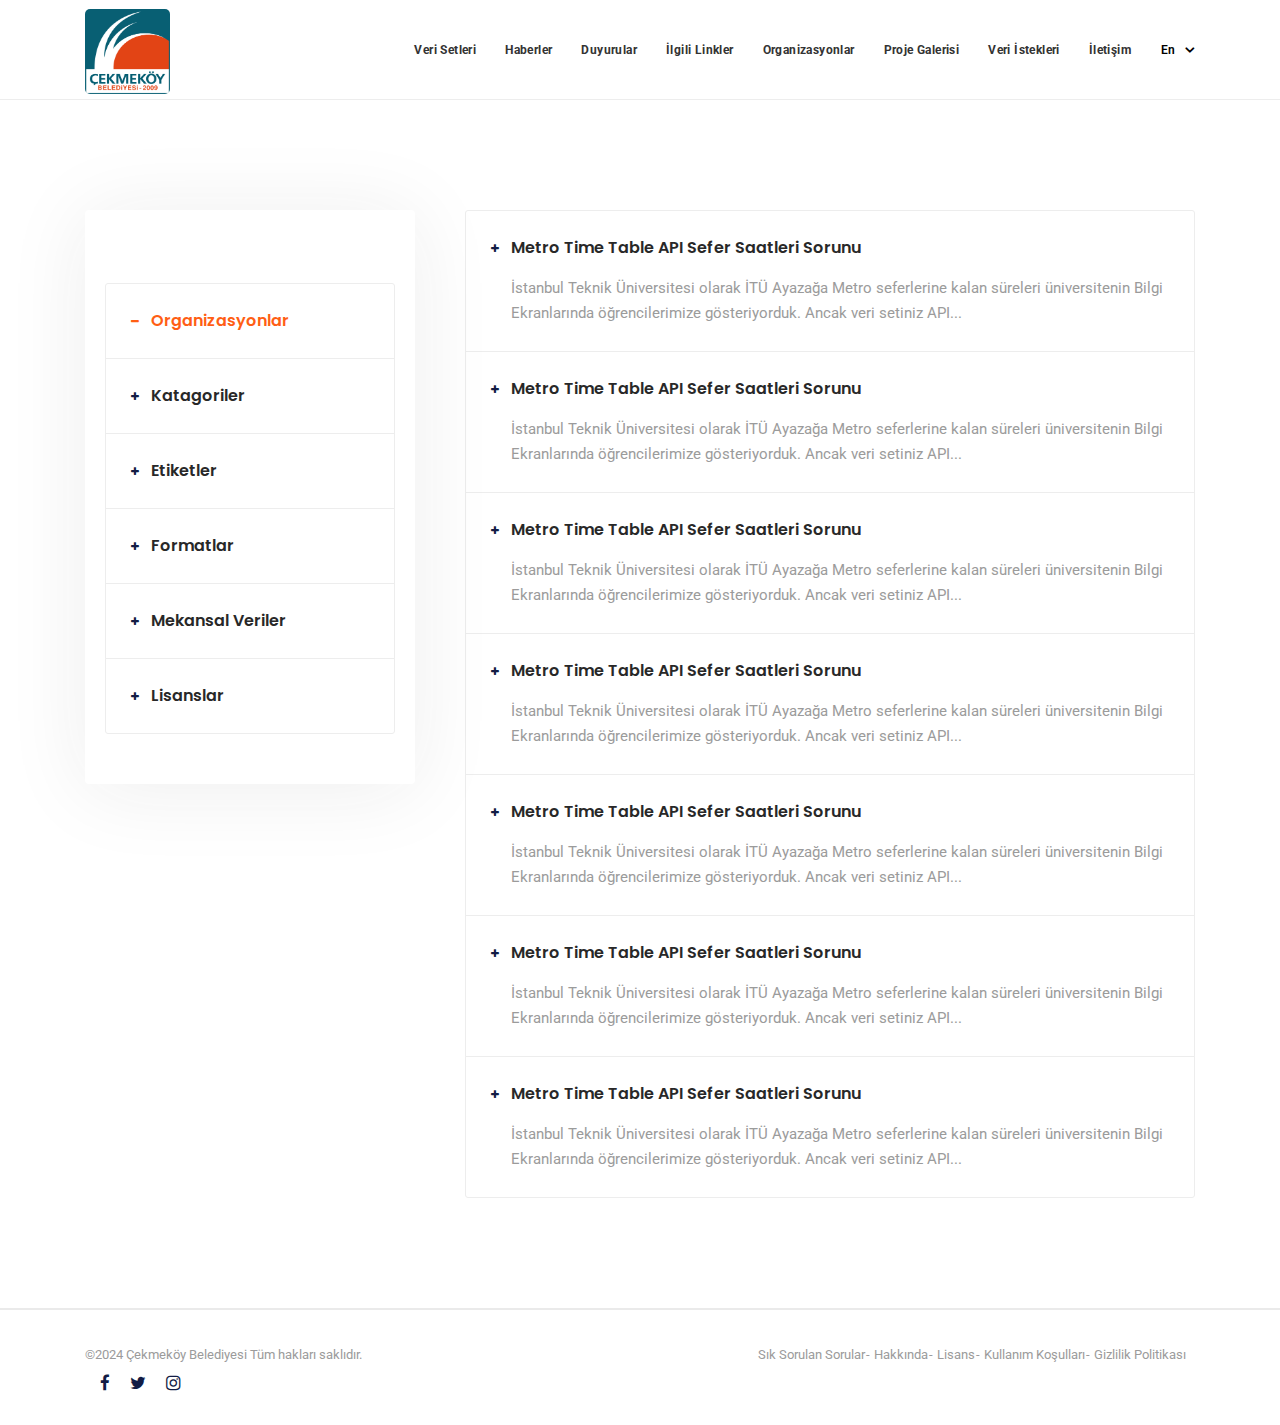
<file: data.html>
<!DOCTYPE html>
<html lang="en">

<head>
  <meta charset="UTF-8" />
  <meta name="viewport" content="width=device-width, initial-scale=1.0" />
  <meta http-equiv="X-UA-Compatible" content="ie=edge" />
  <meta name="description" content="Optime Logistics &amp; Transportation Templatei">
  <link href="assets/images/favicon/favicon.png" rel="icon">
  <title>Çekmeköy Belediyesi</title>  <link rel="stylesheet" href="https://fonts.googleapis.com/css?family=Roboto:400,500,700%7cPoppins:400,600,700">
  <link rel="stylesheet" href="assets/css/libraries.css" />
  <link rel="stylesheet" href="assets/css/style.css" />
</head>

<body>
  <div class="wrapper">
    <!-- =========================
        Header
    =========================== -->
    <header id="header" class="header header-white header-full">
      <nav class="navbar navbar-expand-lg sticky-navbar">
        <div class="container">
          <a class="navbar-brand" href="index.html" >
            <img src="assets/images/about/cekmekoy-logo.png" class="logo-light" alt="logo" >
            <img src="assets/images/about/cekmekoy-logo.png" class="logo-dark" alt="logo" style="width: 85px; height: 85px;">
          </a>
          <button class="navbar-toggler" type="button">
            <span class="menu-lines"><span></span></span>
          </button>
          <div class="collapse navbar-collapse" id="mainNavigation">
            <ul class="navbar-nav ml-auto">
              <li class="nav__item">
                <a href="data.html" class="nav__item-link" style="font-size: 12px; ">Veri Setleri</a>
              </li><!-- /.nav-item -->
              <li class="nav__item">
                <a href="" class="nav__item-link" style="font-size: 12px; ">Haberler</a>
              </li><!-- /.nav-item -->
              <li class="nav__item">
                <a href="announce.html" class="nav__item-link" style="font-size: 12px; ">Duyurular</a>
              </li><!-- /.nav-item -->
              <li class="nav__item">
                <a href="links.html" class="nav__item-link" style="font-size: 12px; ">İlgili Linkler</a>
              </li><!-- /.nav-item -->
              <li class="nav__item">
                <a href="organisation.html" class="nav__item-link" style="font-size: 12px; ">Organizasyonlar</a>
              </li><!-- /.nav-item -->
              <li class="nav__item">
                <a href="gallery.html" class="nav__item-link" style="font-size: 12px; ">Proje Galerisi</a>
              </li><!-- /.nav-item -->
              <li class="nav__item">
                <a href="getData.html" class="nav__item-link" style="font-size: 12px; ">Veri İstekleri</a>
              </li><!-- /.nav-item -->
              <li class="nav__item">
                <a href="contacts.html" class="nav__item-link" style="font-size: 12px; ">İletişim</a>
              </li><!-- /.nav-item -->
            </ul><!-- /.navbar-nav -->
          </div><!-- /.navbar-collapse -->
          <div class="navbar-modules">
            <ul class="modules__wrapper d-flex align-items-center list-unstyled">
              <li>
                <div class="dropdown">
                  <button class="module__btn dropdown-toggle" id="langDrobdown" data-toggle="dropdown">
                    <span style="font-size: 12px; ">En</span>
                  </button>
                  <div class="dropdown-menu" aria-labelledby="langDrobdown">
                    <a class="dropdown-item" href="#" >
                      <img src="assets/images/flags/united-states.png" alt="us"><span style="font-size: 12px; ">Us</span>
                    </a>
                    <a class="dropdown-item" href="#">
                      <img src="assets/images/flags/germany.png" alt="germany" ><span style="font-size: 12px; ">germany</span>
                    </a>
                  </div>
                </div>
              </li>
            </ul><!-- /.modules-wrapper -->
          </div><!-- /.navbar-modules -->
        </div><!-- /.container -->
      </nav><!-- /.navabr -->
    </header><!-- /.Header -->

  
    <!-- ======================
       FAQ
    ========================= -->
    <section id="faq" class="faq">
      <div class="container">
        <div class="row">
          <div class="col-sm-12 col-md-12 col-lg-4">
            <aside class="sidebar mb-30">
              <div class="contact-panel contact-panel-2">
                <div class="contact__panel-header d-flex align-items-center">
                </div>
                <div id="accordion">
                  <div class="accordion-item">
                    <div class="accordion__item-header opened" data-toggle="collapse" data-target="#collapse2">
                      <a class="accordion__item-title" href="#">Organizasyonlar</a>
                    </div><!-- /.accordion-item-header -->
                    <div id="collapse2" class="collapse" data-parent="#accordion">
                      <div class="accordion__item-body">
                        <ul class="contact__list list-unstyled">
                          <li>002 010123456789</li>
                          <li>Email: Logisti@7oroof.com</li>
                          <li>Address: 2307 Beverley Rd Brooklyn, NY</li>
                          <li>Hours: Mon-Fri: 8am – 7pm</li>
                        </ul>
                      </div><!-- /.accordion-item-body -->
                    </div>
                  </div><!-- /.accordion-item -->
                  <div class="accordion-item">
                    <div class="accordion__item-header" data-toggle="collapse" data-target="#collapse3">
                      <a class="accordion__item-title" href="#">Katagoriler</a>
                    </div><!-- /.accordion-item-header -->
                    <div id="collapse3" class="collapse" data-parent="#accordion">
                      <div class="accordion__item-body">
                        <ul class="contact__list list-unstyled">
                          <li>002 010123456789</li>
                          <li>Email: Logisti@7oroof.com</li>
                          <li>Address: 2307 Beverley Rd Brooklyn, NY</li>
                          <li>Hours: Mon-Fri: 8am – 7pm</li>
                        </ul>
                      </div><!-- /.accordion-item-body -->
                    </div>
                  </div><!-- /.accordion-item -->
                  <div class="accordion-item">
                    <div class="accordion__item-header" data-toggle="collapse" data-target="#collapse4">
                      <a class="accordion__item-title" href="#">Etiketler</a>
                    </div><!-- /.accordion-item-header -->
                    <div id="collapse4" class="collapse" data-parent="#accordion">
                      <div class="accordion__item-body">
                        <ul class="contact__list list-unstyled">
                          <li>002 010123456789</li>
                          <li>Email: Logisti@7oroof.com</li>
                          <li>Address: 2307 Beverley Rd Brooklyn, NY</li>
                          <li>Hours: Mon-Fri: 8am – 7pm</li>
                        </ul>
                      </div><!-- /.accordion-item-body -->
                    </div>
                  </div><!-- /.accordion-item -->
                  <div class="accordion-item">
                    <div class="accordion__item-header" data-toggle="collapse" data-target="#collapse5">
                      <a class="accordion__item-title" href="#">Formatlar</a>
                    </div><!-- /.accordion-item-header -->
                    <div id="collapse5" class="collapse" data-parent="#accordion">
                      <div class="accordion__item-body">
                        <ul class="contact__list list-unstyled">
                          <li>002 010123456789</li>
                          <li>Email: Logisti@7oroof.com</li>
                          <li>Address: 2307 Beverley Rd Brooklyn, NY</li>
                          <li>Hours: Mon-Fri: 8am – 7pm</li>
                        </ul>
                      </div><!-- /.accordion-item-body -->
                    </div>
                  </div><!-- /.accordion-item -->
                  <div class="accordion-item">
                    <div class="accordion__item-header" data-toggle="collapse" data-target="#collapse6">
                      <a class="accordion__item-title" href="#">Mekansal Veriler</a>
                    </div><!-- /.accordion-item-header -->
                    <div id="collapse6" class="collapse" data-parent="#accordion">
                      <div class="accordion__item-body">
                        <ul class="contact__list list-unstyled">
                          <li>002 010123456789</li>
                          <li>Email: Logisti@7oroof.com</li>
                          <li>Address: 2307 Beverley Rd Brooklyn, NY</li>
                          <li>Hours: Mon-Fri: 8am – 7pm</li>
                        </ul>
                      </div><!-- /.accordion-item-body -->
                    </div>
                  </div><!-- /.accordion-item -->
                  <div class="accordion-item">
                    <div class="accordion__item-header" data-toggle="collapse" data-target="#collapse7">
                      <a class="accordion__item-title" href="#">Lisanslar</a>
                    </div><!-- /.accordion-item-header -->
                    <div id="collapse7" class="collapse" data-parent="#accordion">
                      <div class="accordion__item-body">
                        <ul class="contact__list list-unstyled">
                          <li>002 010123456789</li>
                          <li>Email: Logisti@7oroof.com</li>
                          <li>Address: 2307 Beverley Rd Brooklyn, NY</li>
                          <li>Hours: Mon-Fri: 8am – 7pm</li>
                        </ul>
                      </div><!-- /.accordion-item-body -->
                    </div>
                  </div><!-- /.accordion-item -->
                </div>
              </div><!-- /.contact-panel -->
            </aside><!-- /.sidebar -->
          </div><!-- /.col-lg-4 -->
          <div class="col-sm-12 col-md-12 col-lg-8">
            <div id="accordion">
              <div class="accordion-item">
                <div class="accordion__item-header" data-toggle="collapse" data-target="#collapse1">
                  <a class="accordion__item-title" href="#">Metro Time Table API Sefer Saatleri Sorunu</a>
                </div><!-- /.accordion-item-header -->
                <div id="collapse1" class="collapse show" data-parent="#accordion">
                  <div class="accordion__item-body">
                    <p>İstanbul Teknik Üniversitesi olarak İTÜ Ayazağa Metro seferlerine kalan süreleri üniversitenin Bilgi Ekranlarında öğrencilerimize gösteriyorduk. Ancak veri setiniz API...</p>
                  </div><!-- /.accordion-item-body -->
                </div>
              </div><!-- /.accordion-item -->
              <div class="accordion-item">
                <div class="accordion__item-header" data-toggle="collapse" data-target="#collapse1">
                  <a class="accordion__item-title" href="#">Metro Time Table API Sefer Saatleri Sorunu</a>
                </div><!-- /.accordion-item-header -->
                <div id="collapse1"  class="collapse show" data-parent="#accordion">
                  <div class="accordion__item-body">
                    <p>İstanbul Teknik Üniversitesi olarak İTÜ Ayazağa Metro seferlerine kalan süreleri üniversitenin Bilgi Ekranlarında öğrencilerimize gösteriyorduk. Ancak veri setiniz API...</p>
                  </div><!-- /.accordion-item-body -->
                </div>
              </div><!-- /.accordion-item -->
              <div class="accordion-item">
                <div class="accordion__item-header" data-toggle="collapse" data-target="#collapse1">
                  <a class="accordion__item-title" href="#">Metro Time Table API Sefer Saatleri Sorunu</a>
                </div><!-- /.accordion-item-header -->
                <div id="collapse1" class="collapse show" data-parent="#accordion">
                  <div class="accordion__item-body">
                    <p>İstanbul Teknik Üniversitesi olarak İTÜ Ayazağa Metro seferlerine kalan süreleri üniversitenin Bilgi Ekranlarında öğrencilerimize gösteriyorduk. Ancak veri setiniz API...</p>
                  </div><!-- /.accordion-item-body -->
                </div>
              </div><!-- /.accordion-item -->
              <div class="accordion-item">
                <div class="accordion__item-header" data-toggle="collapse" data-target="#collapse1">
                  <a class="accordion__item-title" href="#">Metro Time Table API Sefer Saatleri Sorunu</a>
                </div><!-- /.accordion-item-header -->
                <div id="collapse1" class="collapse show" data-parent="#accordion">
                  <div class="accordion__item-body">
                    <p>İstanbul Teknik Üniversitesi olarak İTÜ Ayazağa Metro seferlerine kalan süreleri üniversitenin Bilgi Ekranlarında öğrencilerimize gösteriyorduk. Ancak veri setiniz API...</p>
                  </div><!-- /.accordion-item-body -->
                </div>
              </div><!-- /.accordion-item -->
              <div class="accordion-item">
                <div class="accordion__item-header" data-toggle="collapse" data-target="#collapse1">
                  <a class="accordion__item-title" href="#">Metro Time Table API Sefer Saatleri Sorunu</a>
                </div><!-- /.accordion-item-header -->
                <div id="collapse1" class="collapse show" data-parent="#accordion">
                  <div class="accordion__item-body">
                    <p>İstanbul Teknik Üniversitesi olarak İTÜ Ayazağa Metro seferlerine kalan süreleri üniversitenin Bilgi Ekranlarında öğrencilerimize gösteriyorduk. Ancak veri setiniz API...</p>
                  </div><!-- /.accordion-item-body -->
                </div>
              </div><!-- /.accordion-item -->
              <div class="accordion-item">
                <div class="accordion__item-header" data-toggle="collapse" data-target="#collapse1">
                  <a class="accordion__item-title" href="#">Metro Time Table API Sefer Saatleri Sorunu</a>
                </div><!-- /.accordion-item-header -->
                <div id="collapse1" class="collapse show" data-parent="#accordion">
                  <div class="accordion__item-body">
                    <p>İstanbul Teknik Üniversitesi olarak İTÜ Ayazağa Metro seferlerine kalan süreleri üniversitenin Bilgi Ekranlarında öğrencilerimize gösteriyorduk. Ancak veri setiniz API...</p>
                  </div><!-- /.accordion-item-body -->
                </div>
              </div><!-- /.accordion-item -->
              <div class="accordion-item">
                <div class="accordion__item-header" data-toggle="collapse" data-target="#collapse1">
                  <a class="accordion__item-title" href="#">Metro Time Table API Sefer Saatleri Sorunu</a>
                </div><!-- /.accordion-item-header -->
                <div id="collapse1" class="collapse show" data-parent="#accordion">
                  <div class="accordion__item-body">
                    <p>İstanbul Teknik Üniversitesi olarak İTÜ Ayazağa Metro seferlerine kalan süreleri üniversitenin Bilgi Ekranlarında öğrencilerimize gösteriyorduk. Ancak veri setiniz API...</p>
                  </div><!-- /.accordion-item-body -->
                </div>
              </div><!-- /.accordion-item -->
            </div><!-- / #accordion -->
          </div><!-- /.col-lg-8 -->
        </div><!-- /.row -->
      </div><!-- /.container -->
    </section><!-- /.FAQ -->

    <!-- ========================
            Footer
    ========================== -->
    <footer id="footer" class="footer">
      <div class="footer-bottom">
        <div class="container">
          <div class="row align-items-center">
            <div class="col-sm-12 col-md-6 col-lg-6">
              <div class="footer__copyright">
                <span>&copy;2024 Çekmeköy Belediyesi Tüm hakları saklıdır.</span>
              </div><!-- /.Footer-copyright -->
            </div><!-- /.col-lg-6 -->
            <div class="col-sm-12 col-md-6 col-lg-6">
              <nav>
                <ul class="list-unstyled footer__copyright-links d-flex flex-wrap justify-content-end">
                  <li><a href="#">Sık Sorulan Sorular </a></li>
                  <li><a href="#">Hakkında</a></li>
                  <li><a href="#">Lisans</a></li>
                  <li><a href="#">Kullanım Koşulları</a></li>
                  <li><a href="#">Gizlilik Politikası</a></li>
                </ul>
              </nav>
            </div><!-- /.col-lg-6 -->
          </div><!-- /.row -->
          <div class="container">
            <div class="row">
              <div class="col-sm-12 col-md-12 col-lg-3 col-xl-2">
                <div class="social__icons justify-content-start">
                  <a href="https://www.facebook.com/cekmekoybelediyesi"><i class="fa fa-facebook"></i></a>
                  <a href="https://x.com/cekmekoybeltr"><i class="fa fa-twitter"></i></a>
                  <a href="https://www.instagram.com/cekmekoybelediyesi/"><i class="fa fa-instagram"></i></a>
                </div><!-- /.social-icons -->
              </div><!-- /.col-xl-2 -->
            </div><!-- /.row -->
          </div><!-- /.container -->
        </div><!-- /.container -->
      </div><!-- /.Footer-bottom -->
    </footer><!-- /.Footer -->
    <div class="module__search-container">
      <i class="fa fa-times close-search"></i>
      <form class="module__search-form">
        <input type="text" class="search__input" placeholder="Type Words Then Enter">
        <button class="module__search-btn"><i class="fa fa-search"></i></button>
      </form>
    </div><!-- /.module-search-container -->

    <button id="scrollTopBtn"><i class="fa fa-long-arrow-up"></i></button>
  </div><!-- /.wrapper -->

  <script src="assets/js/jquery-3.3.1.min.js"></script>
  <script src="assets/js/plugins.js"></script>
  <script src="assets/js/main.js"></script>
</body>

</html>
</file>
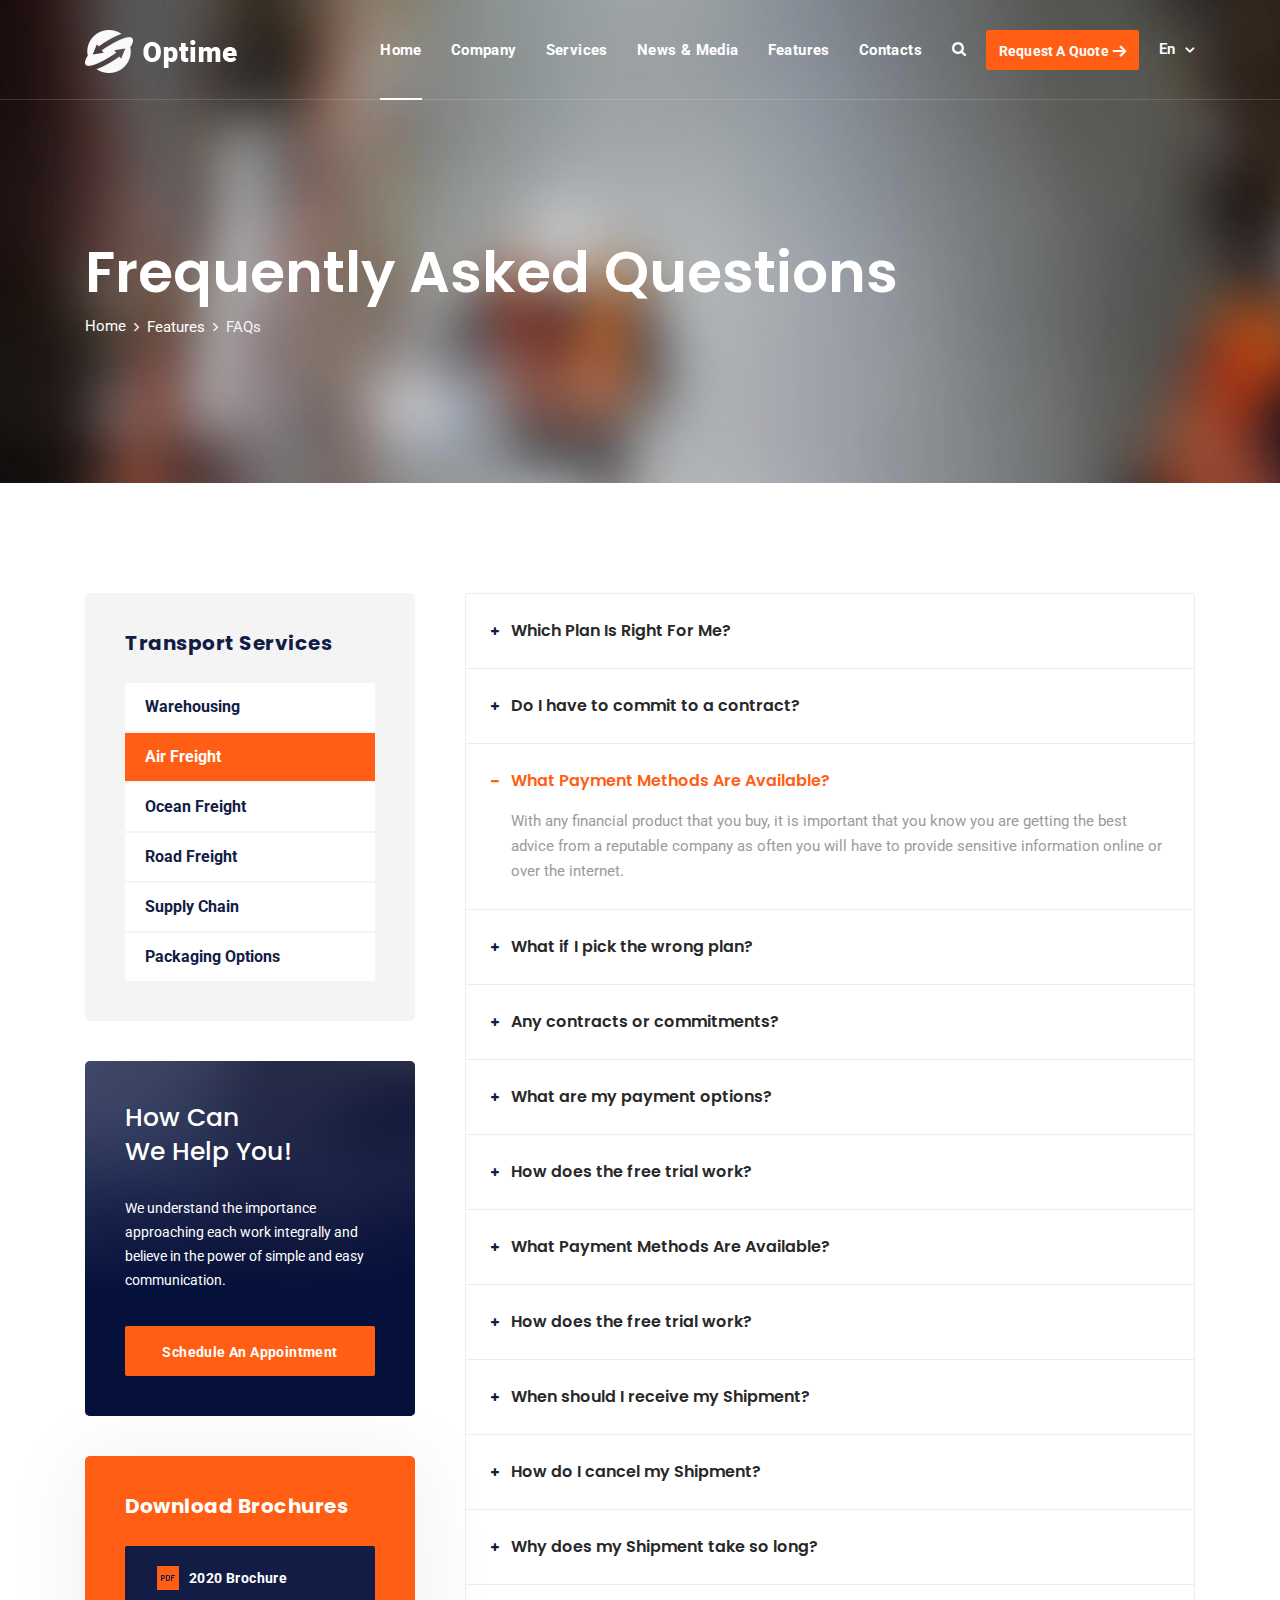
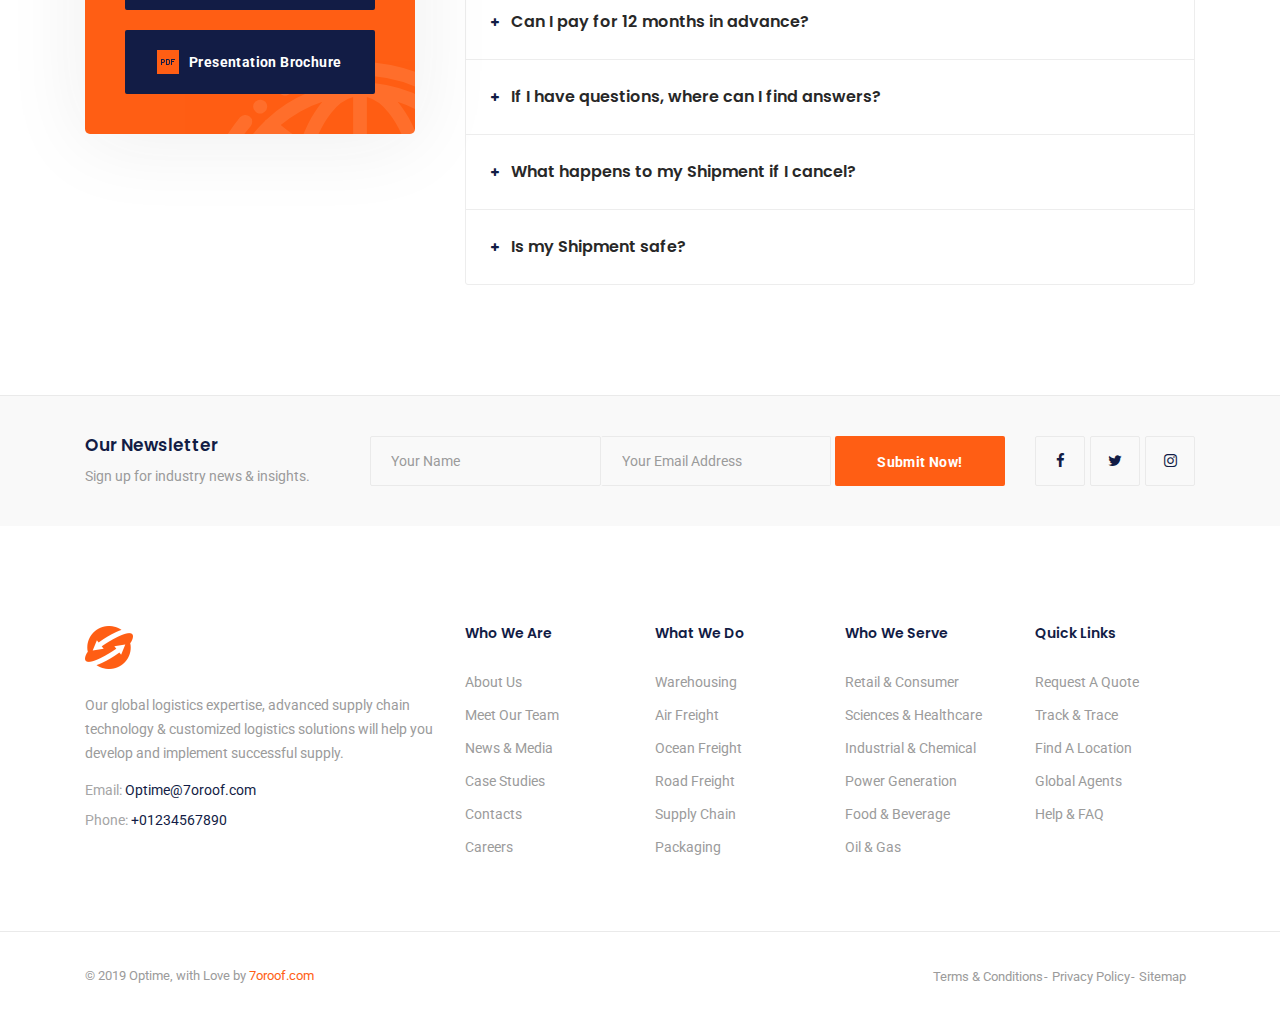
<file: faqs.html>
<!DOCTYPE html>
<html lang="en">

<head>
  <meta charset="UTF-8" />
  <meta name="viewport" content="width=device-width, initial-scale=1.0" />
  <meta http-equiv="X-UA-Compatible" content="ie=edge" />
  <meta name="description" content="Optime Logistics &amp; Transportation Templatei">
  <link href="assets/images/favicon/favicon.png" rel="icon">
  <title>Optime Logistics &amp; Transportation Template</title>
  <link rel="stylesheet" href="https://fonts.googleapis.com/css?family=Roboto:400,500,700%7cPoppins:400,600,700">
  <link rel="stylesheet" href="assets/css/libraries.css" />
  <link rel="stylesheet" href="assets/css/style.css" />
</head>

<body>
  <div class="wrapper">
    <!-- =========================
        Header
    =========================== -->
    <header id="header" class="header header-transparent">
      <nav class="navbar navbar-expand-lg sticky-navbar">
        <div class="container">
          <a class="navbar-brand" href="index.html">
            <img src="assets/images/logo/logo-light.png" class="logo-light" alt="logo">
            <img src="assets/images/logo/logo-dark.png" class="logo-dark" alt="logo">
          </a>
          <button class="navbar-toggler" type="button">
            <span class="menu-lines"><span></span></span>
          </button>
          <div class="collapse navbar-collapse" id="mainNavigation">
            <ul class="navbar-nav ml-auto">
              <li class="nav__item with-dropdown">
                <a href="index.html" class="dropdown-toggle nav__item-link active">Home</a>
                <i class="fa fa-angle-right" data-toggle="dropdown"></i>
                <ul class="dropdown-menu">
                  <li class="nav__item"><a href="index.html" class="nav__item-link">Home Main</a></li>
                  <!-- /.nav-item -->
                  <li class="nav__item"><a href="home-modern.html" class="nav__item-link">Home Moderm</a></li>
                  <!-- /.nav-item -->
                  <li class="nav__item"><a href="home-classic.html" class="nav__item-link">Home classic</a></li>
                  <!-- /.nav-item -->
                </ul><!-- /.dropdown-menu -->
              </li><!-- /.nav-item -->
              <li class="nav__item with-dropdown">
                <a href="about-us.html" class="dropdown-toggle nav__item-link">Company</a>
                <i class="fa fa-angle-right" data-toggle="dropdown"></i>
                <ul class="dropdown-menu">
                  <li class="nav__item"><a href="about-us.html" class="nav__item-link">About Us</a></li>
                  <!-- /.nav-item -->
                  <li class="nav__item"><a href="why-us.html" class="nav__item-link">Why Choose Us</a></li>
                  <!-- /.nav-item -->
                  <li class="nav__item"><a href="leadership-team.html" class="nav__item-link">Leadership Team</a></li>
                  <!-- /.nav-item -->
                  <li class="nav__item"><a href="global-locations.html" class="nav__item-link">Global Locations</a></li>
                  <!-- /.nav-item -->
                  <li class="nav__item"><a href="gallery.html" class="nav__item-link">Our Gallery</a></li>
                  <!-- /.nav-item -->
                  <li class="nav__item"><a href="careers.html" class="nav__item-link">careers</a></li>
                  <!-- /.nav-item -->
                </ul><!-- /.dropdown-menu -->
              </li><!-- /.nav-item -->
              <li class="nav__item with-dropdown">
                <a href="services.html" class="dropdown-toggle nav__item-link">Services</a>
                <i class="fa fa-angle-right" data-toggle="dropdown"></i>
                <ul class="dropdown-menu wide-dropdown-menu">
                  <li class="nav__item">
                    <div class="row mx-0">
                      <div class="col-sm-6 dropdown-menu-col">
                        <h6>Transport Services</h6>
                        <ul class="nav flex-column">
                          <li class="nav__item"><a class="nav__item-link" href="single-service.html">Warehousing</a>
                          </li> <!-- /.nav-item -->
                          <li class="nav__item"><a class="nav__item-link" href="single-service.html">Air Freight</a>
                          </li> <!-- /.nav-item -->
                          <li class="nav__item"><a class="nav__item-link" href="single-service.html">Ocean Freight</a>
                          </li> <!-- /.nav-item -->
                          <li class="nav__item"><a class="nav__item-link" href="single-service.html">Road Freight</a>
                          </li> <!-- /.nav-item -->
                          <li class="nav__item"><a class="nav__item-link" href="single-service.html">Supply Chain</a>
                          </li> <!-- /.nav-item -->
                          <li class="nav__item"><a class="nav__item-link" href="single-service.html">Packaging</a></li>
                          <!-- /.nav-item -->
                        </ul>
                      </div><!-- /.col-sm-6 -->
                      <div class="col-sm-6 dropdown-menu-col">
                        <h6>Industry Solutions</h6>
                        <ul class="nav flex-column">
                          <li class="nav__item"><a class="nav__item-link" href="single-industry.html">Retail &
                              Consumer</a></li> <!-- /.nav-item -->
                          <li class="nav__item"><a class="nav__item-link" href="single-industry.html">Sciences &
                              Healthcare</a></li> <!-- /.nav-item -->
                          <li class="nav__item"><a class="nav__item-link" href="single-industry.html">Industrial &
                              Chemical</a></li> <!-- /.nav-item -->
                          <li class="nav__item"><a class="nav__item-link" href="single-industry.html">Power
                              Generation</a></li> <!-- /.nav-item -->
                          <li class="nav__item"><a class="nav__item-link" href="single-industry.html">Food &
                              Beverage</a></li> <!-- /.nav-item -->
                          <li class="nav__item"><a class="nav__item-link" href="single-industry.html">Oil & Gas</a></li>
                          <!-- /.nav-item -->
                        </ul>
                      </div><!-- /.col-sm-6 -->
                    </div><!-- /.row -->
                  </li><!-- /.nav-item -->
                </ul><!-- /.dropdown-menu -->
              </li><!-- /.nav-item -->
              <li class="nav__item with-dropdown">
                <a href="blog-grid.html" class="dropdown-toggle nav__item-link">News & Media</a>
                <i class="fa fa-angle-right" data-toggle="dropdown"></i>
                <ul class="dropdown-menu">
                  <li class="nav__item"><a href="blog-grid.html" class="nav__item-link">blog grid</a></li>
                  <!-- /.nav-item -->
                  <li class="nav__item"><a href="blog-single-post.html" class="nav__item-link">blog single post</a></li>
                  <!-- /.nav-item -->
                  <li class="nav__item"><a href="case-studies.html" class="nav__item-link">case studies</a></li>
                  <!-- /.nav-item -->
                  <li class="nav__item"><a href="case-studies-single.html" class="nav__item-link">case study Single</a>
                  </li>
                  <!-- /.nav-item -->
                </ul><!-- /.dropdown-menu -->
              </li><!-- /.nav-item -->
              <li class="nav__item with-dropdown">
                <a href="#" data-toggle="dropdown" class="dropdown-toggle nav__item-link">Features</a>
                <i class="fa fa-angle-right" data-toggle="dropdown"></i>
                <ul class="dropdown-menu">
                  <li class="nav__item"><a href="request-quote.html" class="nav__item-link">request a quote</a></li>
                  <!-- /.nav-item -->
                  <li class="nav__item"><a href="track-shipment.html" class="nav__item-link">track and trace</a></li>
                  <!-- /.nav-item -->
                  <li class="nav__item"><a href="find-location.html" class="nav__item-link">find Location</a></li>
                  <!-- /.nav-item -->
                  <li class="nav__item"><a href="rates.html" class="nav__item-link">Rates & Pricing</a></li>
                  <!-- /.nav-item -->
                  <li class="nav__item"><a href="faqs.html" class="nav__item-link">help and faqs</a></li>
                  <!-- /.nav-item -->
                </ul><!-- /.dropdown-menu -->
              </li><!-- /.nav-item -->
              <li class="nav__item">
                <a href="contacs.html" class="nav__item-link">Contacts</a>
              </li><!-- /.nav-item -->
            </ul><!-- /.navbar-nav -->
          </div><!-- /.navbar-collapse -->
          <div class="navbar-modules">
            <ul class="modules__wrapper d-flex align-items-center list-unstyled">
              <li>
                <a href="#" class="module__btn module__btn-search"><i class="fa fa-search"></i></a>
              </li>
              <li class="d-none d-lg-block">
                <a href="request-quote.html" class="module__btn btn__request btn">
                  <span>Request A Quote</span><i class="icon-arrow-right"></i>
                </a>
              </li>
              <li>
                <div class="dropdown">
                  <button class="module__btn dropdown-toggle" id="langDrobdown" data-toggle="dropdown">
                    <span>En</span>
                  </button>
                  <div class="dropdown-menu" aria-labelledby="langDrobdown">
                    <a class="dropdown-item" href="#">
                      <img src="assets/images/flags/united-states.png" alt="us"><span>Us</span>
                    </a>
                    <a class="dropdown-item" href="#">
                      <img src="assets/images/flags/germany.png" alt="germany"><span>germany</span>
                    </a>
                  </div>
                </div>
              </li>
            </ul><!-- /.modules-wrapper -->
          </div><!-- /.navbar-modules -->
        </div><!-- /.container -->
      </nav><!-- /.navabr -->
    </header><!-- /.Header -->

    <!-- ========================
       page title 
    =========================== -->
    <section id="page-title" class="page-title bg-overlay bg-parallax">
      <div class="bg-img"><img src="assets/images/page-titles/14.jpg" alt="background"></div>
      <div class="container">
        <div class="row">
          <div class="col-sm-12 col-md-12 col-lg-12">
            <h1 class="pagetitle__heading">Frequently Asked Questions</h1>
            <nav aria-label="breadcrumb">
              <ol class="breadcrumb">
                <li class="breadcrumb-item"><a href="index.html">Home</a></li>
                <li class="breadcrumb-item"><a href="#">Features</a></li>
                <li class="breadcrumb-item active" aria-current="page">FAQs</li>
              </ol>
            </nav>
          </div><!-- /.col-lg-12 -->
        </div><!-- /.row -->
      </div><!-- /.container -->
    </section><!-- /.page-title -->

    <!-- ======================
       FAQ
    ========================= -->
    <section id="faq" class="faq">
      <div class="container">
        <div class="row">
          <div class="col-sm-12 col-md-12 col-lg-4">
            <aside class="sidebar mb-30">
              <div class="widget widget-categories">
                <h5 class="widget__title">Transport Services</h5>
                <div class="widget-content">
                  <ul class="list-unstyled">
                    <li><a href="#">Warehousing</a></li>
                    <li><a href="#" class="active">Air Freight </a></li>
                    <li><a href="#">Ocean Freight</a></li>
                    <li><a href="#">Road Freight</a></li>
                    <li><a href="#">Supply Chain</a></li>
                    <li><a href="#">Packaging Options</a></li>
                  </ul>
                </div><!-- /.widget-content -->
              </div><!-- /.widget-categories -->
              <div class="widget widget-help bg-overlay bg-overlay-grdient-secondary">
                <div class="bg-img"><img src="assets/images/sidebar/1.jpg" alt="background"></div>
                <div class="widget__content">
                  <h5>How Can <br> We Help You!</h5>
                  <p>We understand the importance approaching each work integrally and believe in the power of simple
                    and easy communication.</p>
                  <a href="#" class="btn btn__primary btn__hover2 btn__block">Schedule An Appointment</a>
                </div><!-- /.widget-content -->
              </div><!-- /.widget-help -->
              <div class="widget widget-download bg-theme">
                <h5 class="widget__title color-white">Download Brochures</h5>
                <div class="widget__content">
                  <a href="#" class="btn btn__secondary btn__block mb-20">
                    <img src="assets/images/icons/pdf.png" alt="pdf">
                    <span>2020 Brochure</span>
                  </a>
                  <a href="#" class="btn btn__secondary btn__block">
                    <img src="assets/images/icons/pdf.png" alt="pdf">
                    <span>Presentation Brochure</span>
                  </a>
                </div><!-- /.widget-content -->
              </div><!-- /.widget-download -->

            </aside><!-- /.sidebar -->
          </div><!-- /.col-lg-4 -->
          <div class="col-sm-12 col-md-12 col-lg-8">
            <div id="accordion">
              <div class="accordion-item">
                <div class="accordion__item-header" data-toggle="collapse" data-target="#collapse1">
                  <a class="accordion__item-title" href="#">Which Plan Is Right For Me?</a>
                </div><!-- /.accordion-item-header -->
                <div id="collapse1" class="collapse" data-parent="#accordion">
                  <div class="accordion__item-body">
                    <p>With any financial product that you buy, it is important that you know you are getting the best
                      advice from a reputable company as often you will have to provide sensitive information online or
                      over the internet.</p>
                  </div><!-- /.accordion-item-body -->
                </div>
              </div><!-- /.accordion-item -->
              <div class="accordion-item">
                <div class="accordion__item-header" data-toggle="collapse" data-target="#collapse2">
                  <a class="accordion__item-title" href="#">Do I have to commit to a contract?</a>
                </div><!-- /.accordion-item-header -->
                <div id="collapse2" class="collapse" data-parent="#accordion">
                  <div class="accordion__item-body">
                    <p>With any financial product that you buy, it is important that you know you are getting the best
                      advice from a reputable company as often you will have to provide sensitive information online or
                      over the internet.</p>
                  </div><!-- /.accordion-item-body -->
                </div>
              </div><!-- /.accordion-item -->
              <div class="accordion-item">
                <div class="accordion__item-header opened" data-toggle="collapse" data-target="#collapse3">
                  <a class="accordion__item-title" href="#">What Payment Methods Are Available?</a>
                </div><!-- /.accordion-item-header -->
                <div id="collapse3" class="collapse show" data-parent="#accordion">
                  <div class="accordion__item-body">
                    <p>With any financial product that you buy, it is important that you know you are getting the best
                      advice from a reputable company as often you will have to provide sensitive information online or
                      over the internet.</p>
                  </div><!-- /.accordion-item-body -->
                </div>
              </div><!-- /.accordion-item -->
              <div class="accordion-item">
                <div class="accordion__item-header" data-toggle="collapse" data-target="#collapse4">
                  <a class="accordion__item-title" href="#">What if I pick the wrong plan?</a>
                </div><!-- /.accordion-item-header -->
                <div id="collapse4" class="collapse" data-parent="#accordion">
                  <div class="accordion__item-body">
                    <p>With any financial product that you buy, it is important that you know you are getting the best
                      advice from a reputable company as often you will have to provide sensitive information online or
                      over the internet.</p>
                  </div><!-- /.accordion-item-body -->
                </div>
              </div><!-- /.accordion-item -->
              <div class="accordion-item">
                <div class="accordion__item-header" data-toggle="collapse" data-target="#collapse5">
                  <a class="accordion__item-title" href="#">Any contracts or commitments?</a>
                </div><!-- /.accordion-item-header -->
                <div id="collapse5" class="collapse" data-parent="#accordion">
                  <div class="accordion__item-body">
                    <p>With any financial product that you buy, it is important that you know you are getting the best
                      advice from a reputable company as often you will have to provide sensitive information online or
                      over the internet.</p>
                  </div><!-- /.accordion-item-body -->
                </div>
              </div><!-- /.accordion-item -->
              <div class="accordion-item">
                <div class="accordion__item-header" data-toggle="collapse" data-target="#collapse6">
                  <a class="accordion__item-title" href="#">What are my payment options?</a>
                </div><!-- /.accordion-item-header -->
                <div id="collapse6" class="collapse" data-parent="#accordion">
                  <div class="accordion__item-body">
                    <p>With any financial product that you buy, it is important that you know you are getting the best
                      advice from a reputable company as often you will have to provide sensitive information online or
                      over the internet.</p>
                  </div><!-- /.accordion-item-body -->
                </div>
              </div><!-- /.accordion-item -->
              <div class="accordion-item">
                <div class="accordion__item-header" data-toggle="collapse" data-target="#collapse7">
                  <a class="accordion__item-title" href="#">How does the free trial work?</a>
                </div><!-- /.accordion-item-header -->
                <div id="collapse7" class="collapse" data-parent="#accordion">
                  <div class="accordion__item-body">
                    <p>With any financial product that you buy, it is important that you know you are getting the best
                      advice from a reputable company as often you will have to provide sensitive information online or
                      over the internet.</p>
                  </div><!-- /.accordion-item-body -->
                </div>
              </div><!-- /.accordion-item -->
              <div class="accordion-item">
                <div class="accordion__item-header" data-toggle="collapse" data-target="#collapse8">
                  <a class="accordion__item-title" href="#">What Payment Methods Are Available?</a>
                </div><!-- /.accordion-item-header -->
                <div id="collapse8" class="collapse" data-parent="#accordion">
                  <div class="accordion__item-body">
                    <p>With any financial product that you buy, it is important that you know you are getting the best
                      advice from a reputable company as often you will have to provide sensitive information online or
                      over the internet.</p>
                  </div><!-- /.accordion-item-body -->
                </div>
              </div><!-- /.accordion-item -->
              <div class="accordion-item">
                <div class="accordion__item-header" data-toggle="collapse" data-target="#collapse9">
                  <a class="accordion__item-title" href="#">How does the free trial work?</a>
                </div><!-- /.accordion-item-header -->
                <div id="collapse9" class="collapse" data-parent="#accordion">
                  <div class="accordion__item-body">
                    <p>With any financial product that you buy, it is important that you know you are getting the best
                      advice from a reputable company as often you will have to provide sensitive information online or
                      over the internet.</p>
                  </div><!-- /.accordion-item-body -->
                </div>
              </div><!-- /.accordion-item -->
              <div class="accordion-item">
                <div class="accordion__item-header" data-toggle="collapse" data-target="#collapse10">
                  <a class="accordion__item-title" href="#">When should I receive my Shipment?</a>
                </div><!-- /.accordion-item-header -->
                <div id="collapse10" class="collapse" data-parent="#accordion">
                  <div class="accordion__item-body">
                    <p>With any financial product that you buy, it is important that you know you are getting the best
                      advice from a reputable company as often you will have to provide sensitive information online or
                      over the internet.</p>
                  </div><!-- /.accordion-item-body -->
                </div>
              </div><!-- /.accordion-item -->
              <div class="accordion-item">
                <div class="accordion__item-header" data-toggle="collapse" data-target="#collapse11">
                  <a class="accordion__item-title" href="#">How do I cancel my Shipment?</a>
                </div><!-- /.accordion-item-header -->
                <div id="collapse11" class="collapse" data-parent="#accordion">
                  <div class="accordion__item-body">
                    <p>With any financial product that you buy, it is important that you know you are getting the best
                      advice from a reputable company as often you will have to provide sensitive information online or
                      over the internet.</p>
                  </div><!-- /.accordion-item-body -->
                </div>
              </div><!-- /.accordion-item -->
              <div class="accordion-item">
                <div class="accordion__item-header" data-toggle="collapse" data-target="#collapse12">
                  <a class="accordion__item-title" href="#"> Why does my Shipment take so long?</a>
                </div><!-- /.accordion-item-header -->
                <div id="collapse12" class="collapse" data-parent="#accordion">
                  <div class="accordion__item-body">
                    <p>With any financial product that you buy, it is important that you know you are getting the
                      best advice from a reputable company as often you will have to provide sensitive information
                      online or over the internet.</p>
                  </div><!-- /.accordion-item-body -->
                </div>
              </div><!-- /.accordion-item -->
              <div class="accordion-item">
                <div class="accordion__item-header" data-toggle="collapse" data-target="#collapse13">
                  <a class="accordion__item-title" href="#">Can I pay for 12 months in advance?</a>
                </div><!-- /.accordion-item-header -->
                <div id="collapse13" class="collapse" data-parent="#accordion">
                  <div class="accordion__item-body">
                    <p>With any financial product that you buy, it is important that you know you are getting the
                      best advice from a reputable company as often you will have to provide sensitive information
                      online or over the internet.</p>
                  </div><!-- /.accordion-item-body -->
                </div>
              </div><!-- /.accordion-item -->
              <div class="accordion-item">
                <div class="accordion__item-header" data-toggle="collapse" data-target="#collapse14">
                  <a class="accordion__item-title" href="#">If I have questions, where can I find answers?</a>
                </div><!-- /.accordion-item-header -->
                <div id="collapse14" class="collapse" data-parent="#accordion">
                  <div class="accordion__item-body">
                    <p>With any financial product that you buy, it is important that you know you are getting the
                      best advice from a reputable company as often you will have to provide sensitive information
                      online or over the internet.</p>
                  </div><!-- /.accordion-item-body -->
                </div>
              </div><!-- /.accordion-item -->
              <div class="accordion-item">
                <div class="accordion__item-header" data-toggle="collapse" data-target="#collapse15">
                  <a class="accordion__item-title" href="#">What happens to my Shipment if I cancel?</a>
                </div><!-- /.accordion-item-header -->
                <div id="collapse15" class="collapse" data-parent="#accordion">
                  <div class="accordion__item-body">
                    <p>With any financial product that you buy, it is important that you know you are getting the
                      best advice from a reputable company as often you will have to provide sensitive information
                      online or over the internet.</p>
                  </div><!-- /.accordion-item-body -->
                </div>
              </div><!-- /.accordion-item -->
              <div class="accordion-item">
                <div class="accordion__item-header" data-toggle="collapse" data-target="#collapse16">
                  <a class="accordion__item-title" href="#">Is my Shipment safe?</a>
                </div><!-- /.accordion-item-header -->
                <div id="collapse16" class="collapse" data-parent="#accordion">
                  <div class="accordion__item-body">
                    <p>With any financial product that you buy, it is important that you know you are getting the
                      best advice from a reputable company as often you will have to provide sensitive information
                      online or over the internet.</p>
                  </div><!-- /.accordion-item-body -->
                </div>
              </div><!-- /.accordion-item -->
            </div><!-- / #accordion -->
          </div><!-- /.col-lg-8 -->
        </div><!-- /.row -->
      </div><!-- /.container -->
    </section><!-- /.FAQ -->

    <!-- ========================
          Footer
        ========================== -->
    <footer id="footer" class="footer">
      <div class="footer-newsletter">
        <div class="container">
          <div class="row">
            <div class="col-sm-12 col-md-12 col-lg-12 col-xl-3">
              <div class="footer__newsletter-text">
                <h6>Our Newsletter</h6>
                <p>Sign up for industry news & insights.</p>
              </div><!-- /.footer-newsletter-text -->
            </div><!-- /.col-xl-3-->
            <div class="col-sm-12 col-md-12 col-lg-9 col-xl-7">
              <form class="footer__newsletter-form d-flex flex-wrap">
                <div class="form-group d-flex flex-1 mb-20 mr-1">
                  <input type="text" class="form-control" placeholder="Your Name">
                  <input type="email" class="form-control" placeholder="Your Email Address">
                </div>
                <button class="btn btn__primary btn__hover3 mb-20">Submit Now!</button>
              </form>
            </div><!-- /.col-xl-7 -->
            <div class="col-sm-12 col-md-12 col-lg-3 col-xl-2">
              <div class="social__icons justify-content-end">
                <a href="#"><i class="fa fa-facebook"></i></a>
                <a href="#"><i class="fa fa-twitter"></i></a>
                <a href="#"><i class="fa fa-instagram"></i></a>
              </div><!-- /.social-icons -->
            </div><!-- /.col-xl-2 -->
          </div><!-- /.row -->
        </div><!-- /.container -->
      </div>
      <div class="footer-top">
        <div class="container">
          <div class="row">
            <div class="col-sm-12 col-md-12 col-lg-4 footer__widget footer__widget-about">
              <div class="footer__widget-content">
                <img src="assets/images/logo/logo-small.png" alt="logo" class="footer-logo">
                <p>Our global logistics expertise, advanced supply chain technology & customized logistics solutions
                  will help you develop and implement successful supply.</p>
                <ul class="contact__list list-unstyled">
                  <li><span>Email:</span><span>Optime@7oroof.com</span></li>
                  <li><span>Phone:</span><span>+01234567890</span></li>
                </ul>
              </div>
            </div><!-- /.col-lg-4 -->
            <div class="col-6 col-sm-6 col-md-3 col-lg-2 footer__widget footer__widget-nav">
              <h6 class="footer__widget-title">Who We Are</h6>
              <div class="footer__widget-content">
                <nav>
                  <ul class="list-unstyled">
                    <li><a href="#">About Us</a></li>
                    <li><a href="#">Meet Our Team</a></li>
                    <li><a href="#">News & Media</a></li>
                    <li><a href="#">Case Studies</a></li>
                    <li><a href="#">Contacts</a></li>
                    <li><a href="#">Careers</a></li>
                  </ul>
                </nav>
              </div><!-- /.footer-widget-content -->
            </div><!-- /.col-lg-2 -->
            <div class="col-6 col-sm-6 col-md-3 col-lg-2 footer__widget footer__widget-nav">
              <h6 class="footer__widget-title">What We Do</h6>
              <div class="footer__widget-content">
                <nav>
                  <ul class="list-unstyled">
                    <li><a href="#">Warehousing</a></li>
                    <li><a href="#">Air Freight</a></li>
                    <li><a href="#">Ocean Freight</a></li>
                    <li><a href="#">Road Freight</a></li>
                    <li><a href="#">Supply Chain</a></li>
                    <li><a href="#">Packaging</a></li>
                  </ul>
                </nav>
              </div><!-- /.footer-widget-content -->
            </div><!-- /.col-lg-2 -->
            <div class="col-6 col-sm-6 col-md-3 col-lg-2 footer__widget footer__widget-nav">
              <h6 class="footer__widget-title">Who We Serve</h6>
              <div class="footer__widget-content">
                <nav>
                  <ul class="list-unstyled">
                    <li><a href="#">Retail & Consumer</a></li>
                    <li><a href="#">Sciences & Healthcare</a></li>
                    <li><a href="#">Industrial & Chemical</a></li>
                    <li><a href="#">Power Generation</a></li>
                    <li><a href="#">Food & Beverage</a></li>
                    <li><a href="#">Oil & Gas</a></li>
                  </ul>
                </nav>
              </div><!-- /.footer-widget-content -->
            </div><!-- /.col-lg-2 -->
            <div class="col-6 col-sm-6 col-md-3 col-lg-2 footer__widget footer__widget-nav">
              <h6 class="footer__widget-title">Quick Links</h6>
              <div class="footer__widget-content">
                <nav>
                  <ul class="list-unstyled">
                    <li><a href="#">Request A Quote</a></li>
                    <li><a href="#">Track & Trace</a></li>
                    <li><a href="#">Find A Location</a></li>
                    <li><a href="#">Global Agents</a></li>
                    <li><a href="#">Help & FAQ</a></li>
                  </ul>
                </nav>
              </div><!-- /.footer-widget-content -->
            </div><!-- /.col-lg-2 -->
          </div><!-- /.row -->
        </div><!-- /.container -->
      </div><!-- /.footer-top -->
      <div class="footer-bottom">
        <div class="container">
          <div class="row align-items-center">
            <div class="col-sm-12 col-md-6 col-lg-6">
              <div class="footer__copyright">
                <span>&copy; 2019 Optime, with Love by</span>
                <a href="http://themeforest.net/user/7oroof">7oroof.com</a>
              </div><!-- /.Footer-copyright -->
            </div><!-- /.col-lg-6 -->
            <div class="col-sm-12 col-md-6 col-lg-6">
              <nav>
                <ul class="list-unstyled footer__copyright-links d-flex flex-wrap justify-content-end">
                  <li><a href="#">Terms & Conditions </a></li>
                  <li><a href="#">Privacy Policy</a></li>
                  <li><a href="#">Sitemap</a></li>
                </ul>
              </nav>
            </div><!-- /.col-lg-6 -->
          </div><!-- /.row -->
        </div><!-- /.container -->
      </div><!-- /.Footer-bottom -->
    </footer><!-- /.Footer -->

    <div class="module__search-container">
      <i class="fa fa-times close-search"></i>
      <form class="module__search-form">
        <input type="text" class="search__input" placeholder="Type Words Then Enter">
        <button class="module__search-btn"><i class="fa fa-search"></i></button>
      </form>
    </div><!-- /.module-search-container -->

    <button id="scrollTopBtn"><i class="fa fa-long-arrow-up"></i></button>
  </div><!-- /.wrapper -->

  <script src="assets/js/jquery-3.3.1.min.js"></script>
  <script src="assets/js/plugins.js"></script>
  <script src="assets/js/main.js"></script>
</body>

</html>
</file>
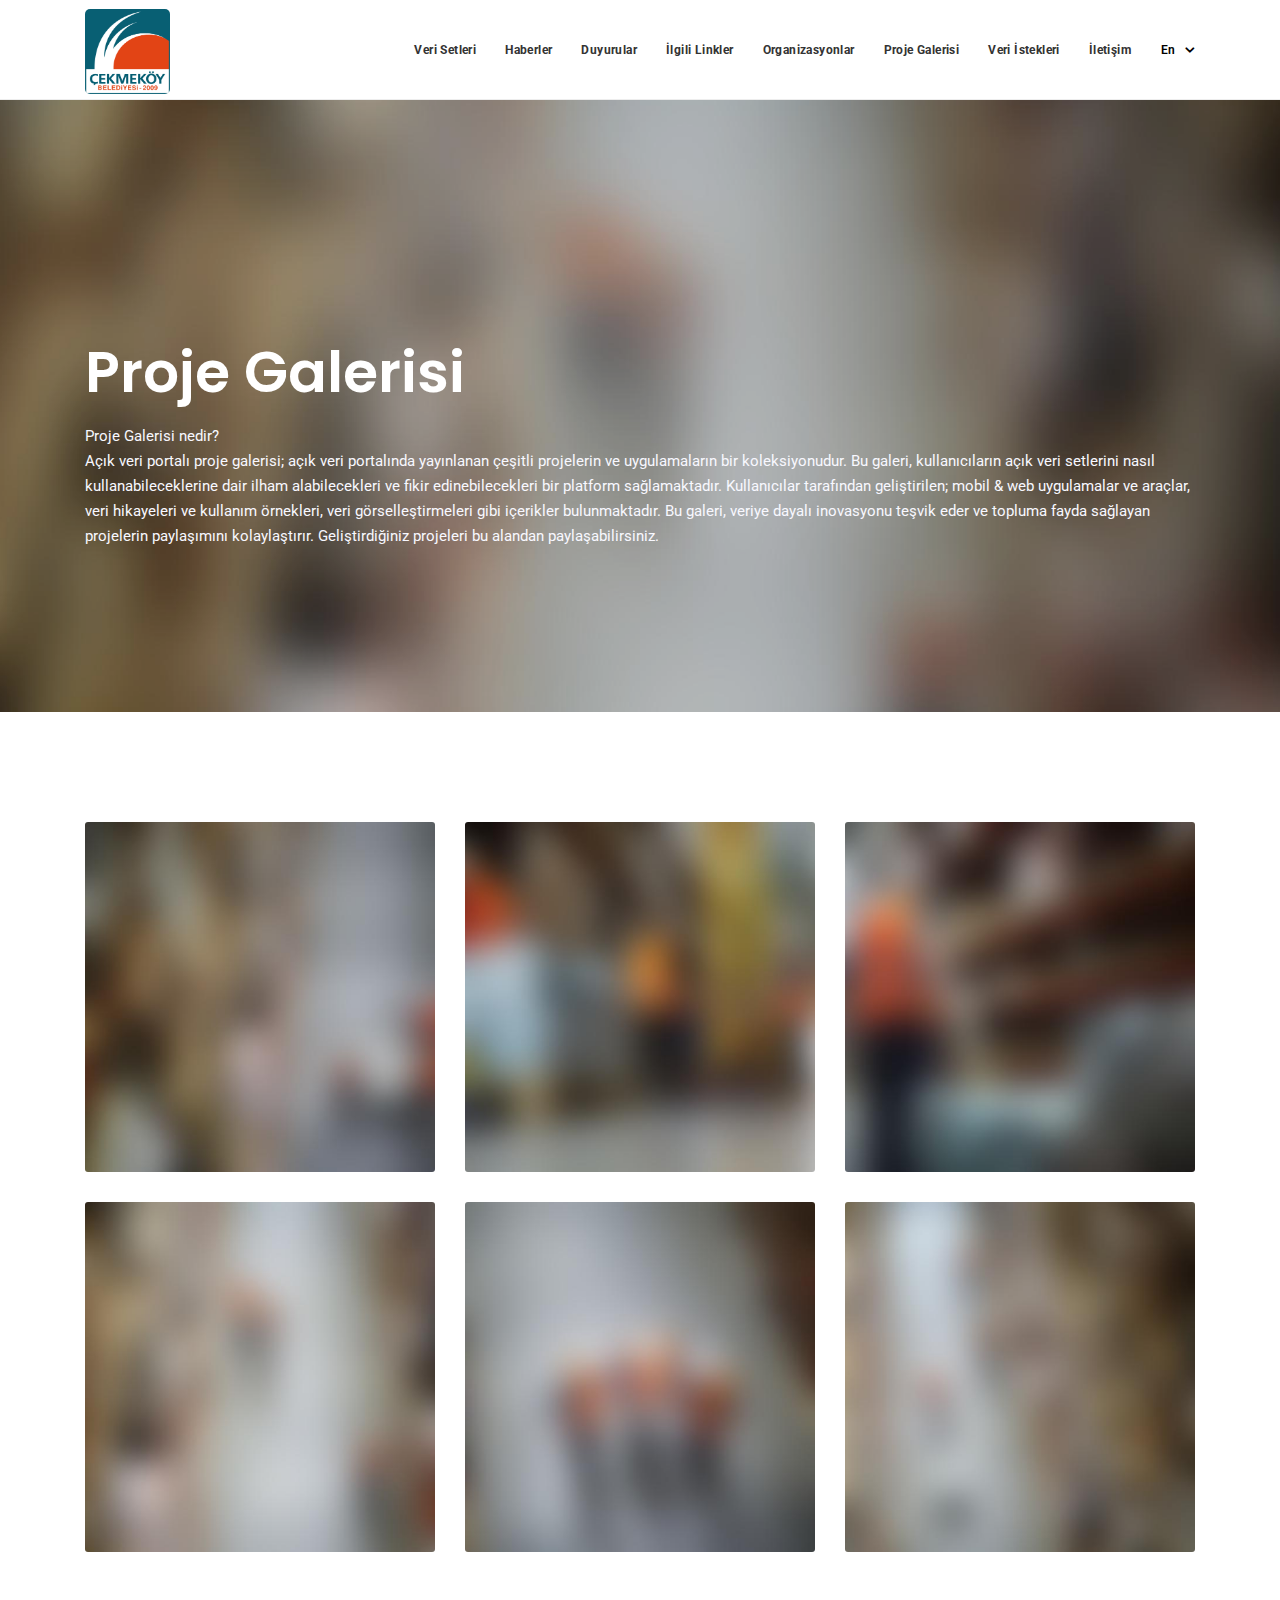
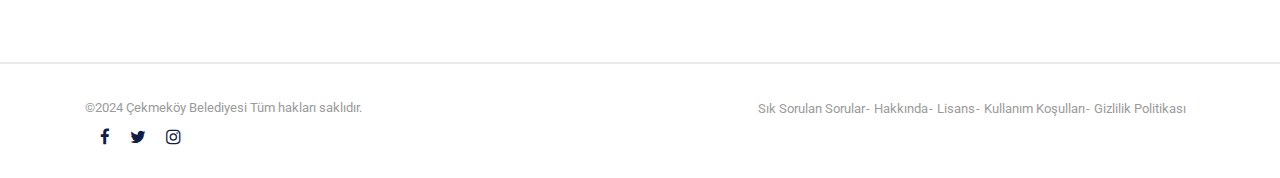
<file: gallery.html>
<!DOCTYPE html>
<html lang="en">

<head>
  <meta charset="UTF-8" />
  <meta name="viewport" content="width=device-width, initial-scale=1.0" />
  <meta http-equiv="X-UA-Compatible" content="ie=edge" />
  <meta name="description" content="Optime Logistics &amp; Transportation Templatei">
  <link href="assets/images/favicon/favicon.png" rel="icon">
  <title>Çekmeköy Belediyesi</title>  <link rel="stylesheet"
    href="https://fonts.googleapis.com/css?family=Roboto:400,500,700%7cPoppins:400,600,700&display=swap">
  <link rel="stylesheet" href="assets/css/libraries.css" />
  <link rel="stylesheet" href="assets/css/style.css" />
</head>

<body>
  <div class="wrapper">
       <!-- =========================
        Header
    =========================== -->
    <header id="header" class="header header-white header-full">
      <nav class="navbar navbar-expand-lg sticky-navbar">
        <div class="container">
          <a class="navbar-brand" href="index.html" >
            <img src="assets/images/about/cekmekoy-logo.png" class="logo-light" alt="logo" >
            <img src="assets/images/about/cekmekoy-logo.png" class="logo-dark" alt="logo" style="width: 85px; height: 85px;">
          </a>
          <button class="navbar-toggler" type="button">
            <span class="menu-lines"><span></span></span>
          </button>
          <div class="collapse navbar-collapse" id="mainNavigation">
            <ul class="navbar-nav ml-auto">
              <li class="nav__item">
                <a href="data.html" class="nav__item-link" style="font-size: 12px; ">Veri Setleri</a>
              </li><!-- /.nav-item -->
              <li class="nav__item">
                <a href="" class="nav__item-link" style="font-size: 12px; ">Haberler</a>
              </li><!-- /.nav-item -->
              <li class="nav__item">
                <a href="announce.html" class="nav__item-link" style="font-size: 12px; ">Duyurular</a>
              </li><!-- /.nav-item -->
              <li class="nav__item">
                <a href="links.html" class="nav__item-link" style="font-size: 12px; ">İlgili Linkler</a>
              </li><!-- /.nav-item -->
              <li class="nav__item">
                <a href="organisation.html" class="nav__item-link" style="font-size: 12px; ">Organizasyonlar</a>
              </li><!-- /.nav-item -->
              <li class="nav__item">
                <a href="gallery.html" class="nav__item-link" style="font-size: 12px; ">Proje Galerisi</a>
              </li><!-- /.nav-item -->
              <li class="nav__item">
                <a href="getData.html" class="nav__item-link" style="font-size: 12px; ">Veri İstekleri</a>
              </li><!-- /.nav-item -->
              <li class="nav__item">
                <a href="contacts.html" class="nav__item-link" style="font-size: 12px; ">İletişim</a>
              </li><!-- /.nav-item -->
            </ul><!-- /.navbar-nav -->
          </div><!-- /.navbar-collapse -->
          <div class="navbar-modules">
            <ul class="modules__wrapper d-flex align-items-center list-unstyled">
              <li>
                <div class="dropdown">
                  <button class="module__btn dropdown-toggle" id="langDrobdown" data-toggle="dropdown">
                    <span style="font-size: 12px; ">En</span>
                  </button>
                  <div class="dropdown-menu" aria-labelledby="langDrobdown">
                    <a class="dropdown-item" href="#" >
                      <img src="assets/images/flags/united-states.png" alt="us"><span style="font-size: 12px; ">Us</span>
                    </a>
                    <a class="dropdown-item" href="#">
                      <img src="assets/images/flags/germany.png" alt="germany" ><span style="font-size: 12px; ">germany</span>
                    </a>
                  </div>
                </div>
              </li>
            </ul><!-- /.modules-wrapper -->
          </div><!-- /.navbar-modules -->
        </div><!-- /.container -->
      </nav><!-- /.navabr -->
    </header><!-- /.Header -->


    <!-- ========================
       page title 
    =========================== -->
    <section id="page-title" class="page-title bg-overlay bg-parallax">
      <div class="bg-img"><img src="assets/images/page-titles/5.jpg" alt="background"></div>
      <div class="container">
        <div class="row">
          <div class="col-sm-12 col-md-12 col-lg-12">
            <h1 class="pagetitle__heading">Proje Galerisi</h1>
            <p style="color: ghostwhite; margin-top: 20px;">Proje Galerisi nedir?  <br> 
              Açık veri portalı proje galerisi; açık veri portalında yayınlanan çeşitli projelerin ve uygulamaların bir koleksiyonudur. Bu galeri, kullanıcıların açık veri setlerini nasıl kullanabileceklerine dair ilham alabilecekleri ve fikir edinebilecekleri bir platform sağlamaktadır. Kullanıcılar tarafından geliştirilen; mobil & web uygulamalar ve araçlar, veri hikayeleri ve kullanım örnekleri, veri görselleştirmeleri gibi içerikler bulunmaktadır. Bu galeri, veriye dayalı inovasyonu teşvik eder ve topluma fayda sağlayan projelerin paylaşımını kolaylaştırır. Geliştirdiğiniz projeleri bu alandan paylaşabilirsiniz.</p>
          </div><!-- /.col-lg-12 -->
        </div><!-- /.row -->
      </div><!-- /.container -->
    </section><!-- /.page-title -->

    <!-- =========================== 
      projects Gallery 
    ============================= -->
    <section id="projectsGallery" class="projects projects-gallery pb-80">
      <div class="container">
        <div class="row">
          <!-- project item #1 -->
          <div class="col-sm-6 col-md-6 col-lg-4">
            <div class="project-item">
              <div class="project__img">
                <img src="assets/images/case-studies/grid/1.jpg" alt="project img">
                <a href="assets/images/case-studies/grid/1.jpg" data-lightbox="lightbox" class="zoom__icon"></a>
              </div><!-- /.project-img -->
            </div><!-- /.project-item -->
          </div><!-- /.col-lg-4 -->
          <!-- project item #2 -->
          <div class="col-sm-6 col-md-6 col-lg-4">
            <div class="project-item">
              <div class="project__img">
                <img src="assets/images/case-studies/grid/2.jpg" alt="project img">
                <a href="assets/images/case-studies/grid/2.jpg" data-lightbox="lightbox" class="zoom__icon"></a>
              </div><!-- /.project-img -->
            </div><!-- /.project-item -->
          </div><!-- /.col-lg-4 -->
          <!-- project item #3 -->
          <div class="col-sm-6 col-md-6 col-lg-4">
            <div class="project-item">
              <div class="project__img">
                <img src="assets/images/case-studies/grid/3.jpg" alt="project img">
                <a href="assets/images/case-studies/grid/3.jpg" data-lightbox="lightbox" class="zoom__icon"></a>
              </div><!-- /.project-img -->
            </div><!-- /.project-item -->
          </div><!-- /.col-lg-4 -->
          <!-- project item #4 -->
          <div class="col-sm-6 col-md-6 col-lg-4">
            <div class="project-item">
              <div class="project__img">
                <img src="assets/images/case-studies/grid/4.jpg" alt="project img">
                <a href="assets/images/case-studies/grid/4.jpg" data-lightbox="lightbox" class="zoom__icon"></a>
              </div><!-- /.project-img -->
            </div><!-- /.project-item -->
          </div><!-- /.col-lg-4 -->
          <!-- project item #5 -->
          <div class="col-sm-6 col-md-6 col-lg-4">
            <div class="project-item">
              <div class="project__img">
                <img src="assets/images/case-studies/grid/5.jpg" alt="project img">
                <a href="assets/images/case-studies/grid/5.jpg" data-lightbox="lightbox" class="zoom__icon"></a>
              </div><!-- /.project-img -->
            </div><!-- /.project-item -->
          </div><!-- /.col-lg-4 -->
          <!-- project item #6 -->
          <div class="col-sm-6 col-md-6 col-lg-4">
            <div class="project-item">
              <div class="project__img">
                <img src="assets/images/case-studies/grid/6.jpg" alt="project img">
                <a href="assets/images/case-studies/grid/6.jpg" data-lightbox="lightbox" class="zoom__icon"></a>
              </div><!-- /.project-img -->
            </div><!-- /.project-item -->
          </div><!-- /.col-lg-4 -->
          <!-- project item #7 -->
          <div class="col-sm-6 col-md-6 col-lg-4 project-hidden">
            <div class="project-item">
              <div class="project__img">
                <img src="assets/images/case-studies/grid/1.jpg" alt="project img">
                <a href="assets/images/case-studies/grid/1.jpg" data-lightbox="lightbox" class="zoom__icon"></a>
              </div><!-- /.project-img -->
            </div><!-- /.project-item -->
          </div><!-- /.col-lg-4 -->
          <!-- project item #8 -->
          <div class="col-sm-6 col-md-6 col-lg-4 project-hidden">
            <div class="project-item">
              <div class="project__img">
                <img src="assets/images/case-studies/grid/3.jpg" alt="project img">
                <a href="assets/images/case-studies/grid/3.jpg" data-lightbox="lightbox" class="zoom__icon"></a>
              </div><!-- /.project-img -->
            </div><!-- /.project-item -->
          </div><!-- /.col-lg-4 -->
          <!-- project item #9 -->
          <div class="col-sm-6 col-md-6 col-lg-4 project-hidden">
            <div class="project-item">
              <div class="project__img">
                <img src="assets/images/case-studies/grid/2.jpg" alt="project img">
                <a href="assets/images/case-studies/grid/2.jpg" data-lightbox="lightbox" class="zoom__icon"></a>
              </div><!-- /.project-img -->
            </div><!-- /.project-item -->
          </div><!-- /.col-lg-4 -->
        </div><!-- /.row -->
      </div><!-- /.container -->
    </section><!-- /.projects Gallery -->

   <!-- ========================
            Footer
    ========================== -->
    <footer id="footer" class="footer">
      <div class="footer-bottom">
        <div class="container">
          <div class="row align-items-center">
            <div class="col-sm-12 col-md-6 col-lg-6">
              <div class="footer__copyright">
                <span>&copy;2024 Çekmeköy Belediyesi Tüm hakları saklıdır.</span>
              </div><!-- /.Footer-copyright -->
            </div><!-- /.col-lg-6 -->
            <div class="col-sm-12 col-md-6 col-lg-6">
              <nav>
                <ul class="list-unstyled footer__copyright-links d-flex flex-wrap justify-content-end">
                  <li><a href="#">Sık Sorulan Sorular </a></li>
                  <li><a href="#">Hakkında</a></li>
                  <li><a href="#">Lisans</a></li>
                  <li><a href="#">Kullanım Koşulları</a></li>
                  <li><a href="#">Gizlilik Politikası</a></li>
                </ul>
              </nav>
            </div><!-- /.col-lg-6 -->
          </div><!-- /.row -->
          <div class="container">
            <div class="row">
              <div class="col-sm-12 col-md-12 col-lg-3 col-xl-2">
                <div class="social__icons justify-content-start">
                  <a href="https://www.facebook.com/cekmekoybelediyesi"><i class="fa fa-facebook"></i></a>
                  <a href="https://x.com/cekmekoybeltr"><i class="fa fa-twitter"></i></a>
                  <a href="https://www.instagram.com/cekmekoybelediyesi/"><i class="fa fa-instagram"></i></a>
                </div><!-- /.social-icons -->
              </div><!-- /.col-xl-2 -->
            </div><!-- /.row -->
          </div><!-- /.container -->
        </div><!-- /.container -->
      </div><!-- /.Footer-bottom -->
    </footer><!-- /.Footer -->

    <div class="module__search-container">
      <i class="fa fa-times close-search"></i>
      <form class="module__search-form">
        <input type="text" class="search__input" placeholder="Type Words Then Enter">
        <button class="module__search-btn"><i class="fa fa-search"></i></button>
      </form>
    </div><!-- /.module-search-container -->

    <button id="scrollTopBtn"><i class="fa fa-long-arrow-up"></i></button>
  </div><!-- /.wrapper -->

  <script src="assets/js/jquery-3.3.1.min.js"></script>
  <script src="assets/js/plugins.js"></script>
  <script src="assets/js/main.js"></script>
</body>

</html>
</file>
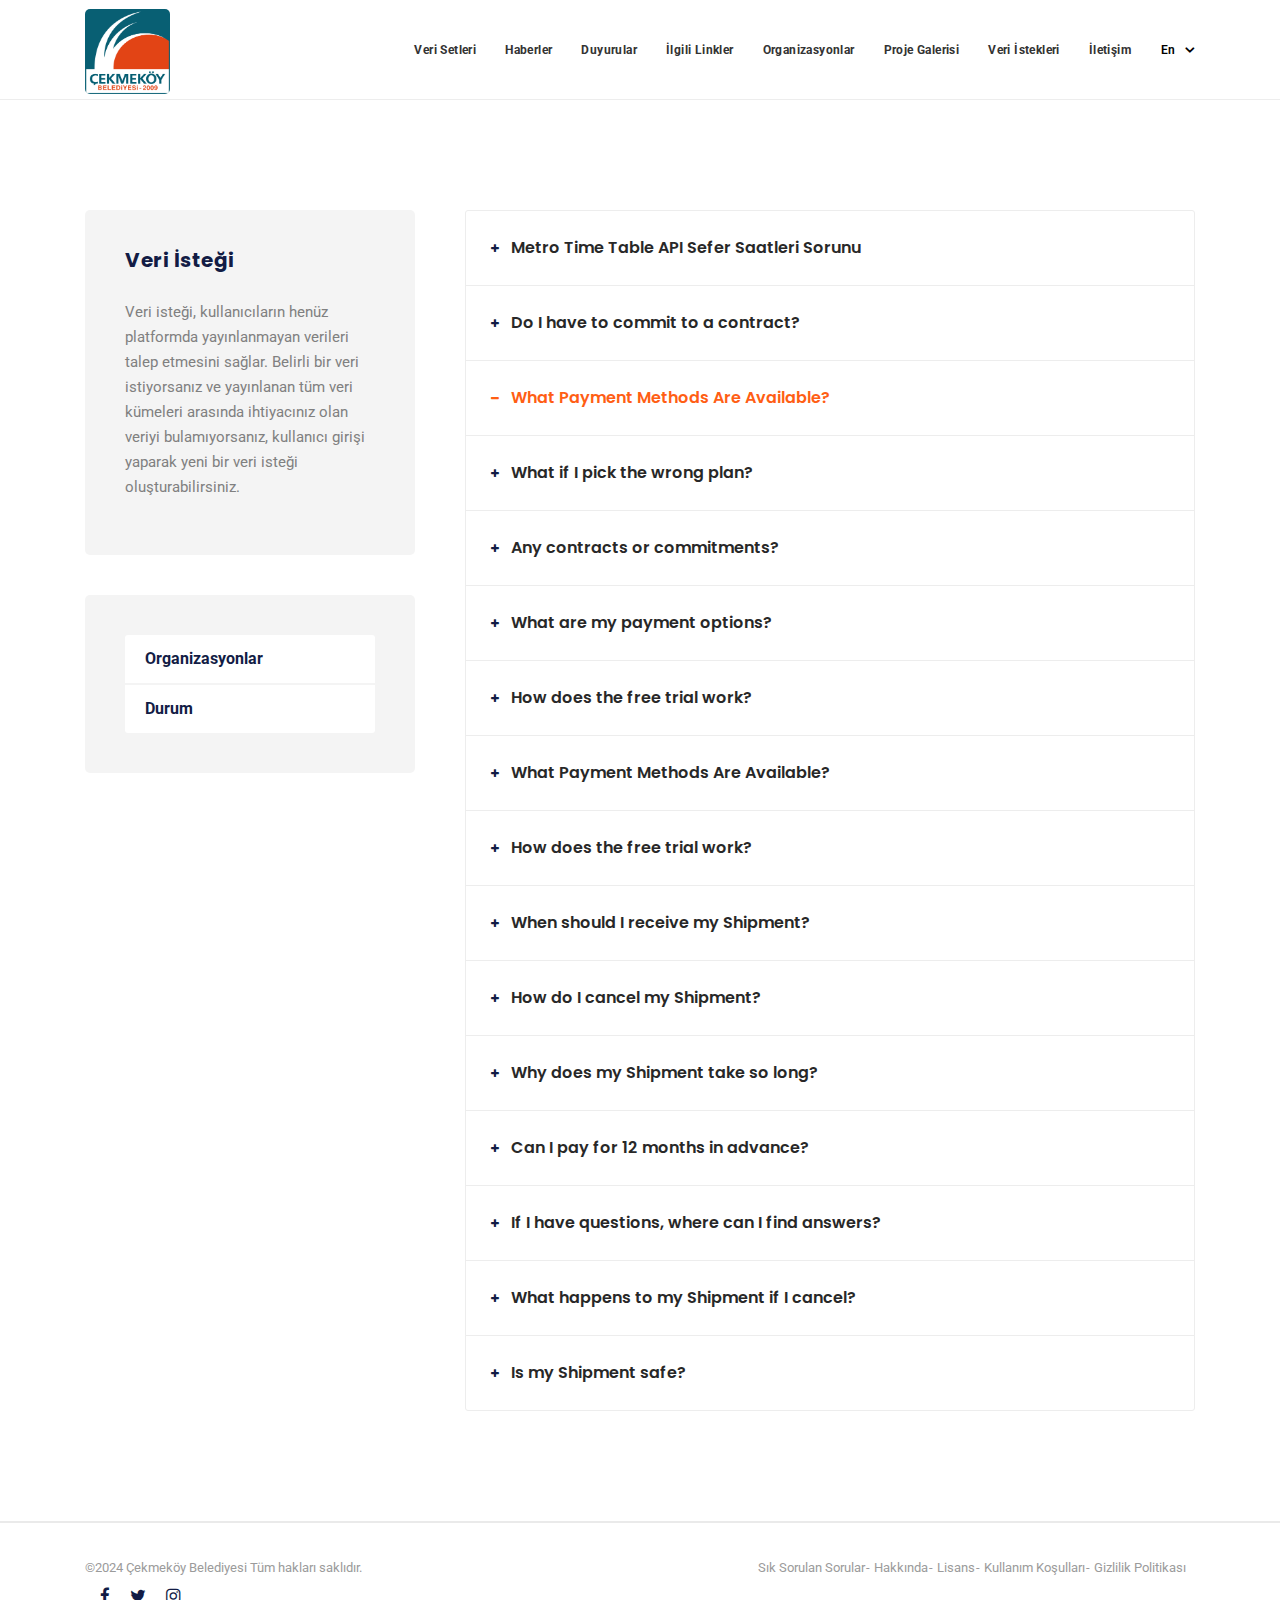
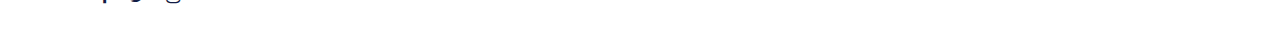
<file: getData.html>
<!DOCTYPE html>
<html lang="en">

<head>
  <meta charset="UTF-8" />
  <meta name="viewport" content="width=device-width, initial-scale=1.0" />
  <meta http-equiv="X-UA-Compatible" content="ie=edge" />
  <meta name="description" content="Optime Logistics &amp; Transportation Templatei">
  <link href="assets/images/favicon/favicon.png" rel="icon">
  <title>Çekmeköy Belediyesi</title>  <link rel="stylesheet" href="https://fonts.googleapis.com/css?family=Roboto:400,500,700%7cPoppins:400,600,700">
  <link rel="stylesheet" href="assets/css/libraries.css" />
  <link rel="stylesheet" href="assets/css/style.css" />
</head>

<body>
  <div class="wrapper">
    <!-- =========================
        Header
    =========================== -->
    <header id="header" class="header header-white header-full">
      <nav class="navbar navbar-expand-lg sticky-navbar">
        <div class="container">
          <a class="navbar-brand" href="index.html" >
            <img src="assets/images/about/cekmekoy-logo.png" class="logo-light" alt="logo" >
            <img src="assets/images/about/cekmekoy-logo.png" class="logo-dark" alt="logo" style="width: 85px; height: 85px;">
          </a>
          <button class="navbar-toggler" type="button">
            <span class="menu-lines"><span></span></span>
          </button>
          <div class="collapse navbar-collapse" id="mainNavigation">
            <ul class="navbar-nav ml-auto">
              <li class="nav__item">
                <a href="data.html" class="nav__item-link" style="font-size: 12px; ">Veri Setleri</a>
              </li><!-- /.nav-item -->
              <li class="nav__item">
                <a href="" class="nav__item-link" style="font-size: 12px; ">Haberler</a>
              </li><!-- /.nav-item -->
              <li class="nav__item">
                <a href="announce.html" class="nav__item-link" style="font-size: 12px; ">Duyurular</a>
              </li><!-- /.nav-item -->
              <li class="nav__item">
                <a href="links.html" class="nav__item-link" style="font-size: 12px; ">İlgili Linkler</a>
              </li><!-- /.nav-item -->
              <li class="nav__item">
                <a href="organisation.html" class="nav__item-link" style="font-size: 12px; ">Organizasyonlar</a>
              </li><!-- /.nav-item -->
              <li class="nav__item">
                <a href="gallery.html" class="nav__item-link" style="font-size: 12px; ">Proje Galerisi</a>
              </li><!-- /.nav-item -->
              <li class="nav__item">
                <a href="getData.html" class="nav__item-link" style="font-size: 12px; ">Veri İstekleri</a>
              </li><!-- /.nav-item -->
              <li class="nav__item">
                <a href="contacts.html" class="nav__item-link" style="font-size: 12px; ">İletişim</a>
              </li><!-- /.nav-item -->
            </ul><!-- /.navbar-nav -->
          </div><!-- /.navbar-collapse -->
          <div class="navbar-modules">
            <ul class="modules__wrapper d-flex align-items-center list-unstyled">
              <li>
                <div class="dropdown">
                  <button class="module__btn dropdown-toggle" id="langDrobdown" data-toggle="dropdown">
                    <span style="font-size: 12px; ">En</span>
                  </button>
                  <div class="dropdown-menu" aria-labelledby="langDrobdown">
                    <a class="dropdown-item" href="#" >
                      <img src="assets/images/flags/united-states.png" alt="us"><span style="font-size: 12px; ">Us</span>
                    </a>
                    <a class="dropdown-item" href="#">
                      <img src="assets/images/flags/germany.png" alt="germany" ><span style="font-size: 12px; ">germany</span>
                    </a>
                  </div>
                </div>
              </li>
            </ul><!-- /.modules-wrapper -->
          </div><!-- /.navbar-modules -->
        </div><!-- /.container -->
      </nav><!-- /.navabr -->
    </header><!-- /.Header -->
  
    <!-- ======================
       FAQ
    ========================= -->
    <section id="faq" class="faq">
      <div class="container">
        <div class="row">
          <div class="col-sm-12 col-md-12 col-lg-4">
            <aside class="sidebar mb-30">
              <div class="widget widget-categories">
                <h5 class="widget__title">Veri İsteği</h5>
                <p style="color: grey;">Veri isteği, kullanıcıların henüz platformda yayınlanmayan verileri talep etmesini sağlar. Belirli bir veri istiyorsanız ve yayınlanan tüm veri kümeleri arasında ihtiyacınız olan veriyi bulamıyorsanız, kullanıcı girişi yaparak yeni bir veri isteği oluşturabilirsiniz.</p>
              </div><!-- /.widget-categories -->
              <div class="widget widget-categories">
                <div class="widget-content">
                  <ul class="list-unstyled">
                    <li><a href="#">Organizasyonlar</a></li>
                    <li><a href="#" >Durum </a></li>
                  </ul>
                </div><!-- /.widget-content -->
              </div><!-- /.widget-categories -->

            </aside><!-- /.sidebar -->
          </div><!-- /.col-lg-4 -->
          <div class="col-sm-12 col-md-12 col-lg-8">
            <div id="accordion">
              <div class="accordion-item">
                <div class="accordion__item-header" data-toggle="collapse" data-target="#collapse1">
                  <a class="accordion__item-title" href="#">Metro Time Table API Sefer Saatleri Sorunu</a>
                </div><!-- /.accordion-item-header -->
                <div id="collapse1" class="collapse" data-parent="#accordion">
                  <div class="accordion__item-body">
                    <p>İstanbul Teknik Üniversitesi olarak İTÜ Ayazağa Metro seferlerine kalan süreleri üniversitenin Bilgi Ekranlarında öğrencilerimize gösteriyorduk. Ancak veri setiniz API...</p>
                  </div><!-- /.accordion-item-body -->
                </div>
              </div><!-- /.accordion-item -->
              <div class="accordion-item">
                <div class="accordion__item-header" data-toggle="collapse" data-target="#collapse2">
                  <a class="accordion__item-title" href="#">Do I have to commit to a contract?</a>
                </div><!-- /.accordion-item-header -->
                <div id="collapse2" class="collapse" data-parent="#accordion">
                  <div class="accordion__item-body">
                    <p>With any financial product that you buy, it is important that you know you are getting the best
                      advice from a reputable company as often you will have to provide sensitive information online or
                      over the internet.</p>
                  </div><!-- /.accordion-item-body -->
                </div>
              </div><!-- /.accordion-item -->
              <div class="accordion-item">
                <div class="accordion__item-header opened" data-toggle="collapse" data-target="#collapse3">
                  <a class="accordion__item-title" href="#">What Payment Methods Are Available?</a>
                </div><!-- /.accordion-item-header -->
                <div id="collapse3" class="collapse " data-parent="#accordion">
                  <div class="accordion__item-body">
                    <p>With any financial product that you buy, it is important that you know you are getting the best
                      advice from a reputable company as often you will have to provide sensitive information online or
                      over the internet.</p>
                  </div><!-- /.accordion-item-body -->
                </div>
              </div><!-- /.accordion-item -->
              <div class="accordion-item">
                <div class="accordion__item-header" data-toggle="collapse" data-target="#collapse4">
                  <a class="accordion__item-title" href="#">What if I pick the wrong plan?</a>
                </div><!-- /.accordion-item-header -->
                <div id="collapse4" class="collapse" data-parent="#accordion">
                  <div class="accordion__item-body">
                    <p>With any financial product that you buy, it is important that you know you are getting the best
                      advice from a reputable company as often you will have to provide sensitive information online or
                      over the internet.</p>
                  </div><!-- /.accordion-item-body -->
                </div>
              </div><!-- /.accordion-item -->
              <div class="accordion-item">
                <div class="accordion__item-header" data-toggle="collapse" data-target="#collapse5">
                  <a class="accordion__item-title" href="#">Any contracts or commitments?</a>
                </div><!-- /.accordion-item-header -->
                <div id="collapse5" class="collapse" data-parent="#accordion">
                  <div class="accordion__item-body">
                    <p>With any financial product that you buy, it is important that you know you are getting the best
                      advice from a reputable company as often you will have to provide sensitive information online or
                      over the internet.</p>
                  </div><!-- /.accordion-item-body -->
                </div>
              </div><!-- /.accordion-item -->
              <div class="accordion-item">
                <div class="accordion__item-header" data-toggle="collapse" data-target="#collapse6">
                  <a class="accordion__item-title" href="#">What are my payment options?</a>
                </div><!-- /.accordion-item-header -->
                <div id="collapse6" class="collapse" data-parent="#accordion">
                  <div class="accordion__item-body">
                    <p>With any financial product that you buy, it is important that you know you are getting the best
                      advice from a reputable company as often you will have to provide sensitive information online or
                      over the internet.</p>
                  </div><!-- /.accordion-item-body -->
                </div>
              </div><!-- /.accordion-item -->
              <div class="accordion-item">
                <div class="accordion__item-header" data-toggle="collapse" data-target="#collapse7">
                  <a class="accordion__item-title" href="#">How does the free trial work?</a>
                </div><!-- /.accordion-item-header -->
                <div id="collapse7" class="collapse" data-parent="#accordion">
                  <div class="accordion__item-body">
                    <p>With any financial product that you buy, it is important that you know you are getting the best
                      advice from a reputable company as often you will have to provide sensitive information online or
                      over the internet.</p>
                  </div><!-- /.accordion-item-body -->
                </div>
              </div><!-- /.accordion-item -->
              <div class="accordion-item">
                <div class="accordion__item-header" data-toggle="collapse" data-target="#collapse8">
                  <a class="accordion__item-title" href="#">What Payment Methods Are Available?</a>
                </div><!-- /.accordion-item-header -->
                <div id="collapse8" class="collapse" data-parent="#accordion">
                  <div class="accordion__item-body">
                    <p>With any financial product that you buy, it is important that you know you are getting the best
                      advice from a reputable company as often you will have to provide sensitive information online or
                      over the internet.</p>
                  </div><!-- /.accordion-item-body -->
                </div>
              </div><!-- /.accordion-item -->
              <div class="accordion-item">
                <div class="accordion__item-header" data-toggle="collapse" data-target="#collapse9">
                  <a class="accordion__item-title" href="#">How does the free trial work?</a>
                </div><!-- /.accordion-item-header -->
                <div id="collapse9" class="collapse" data-parent="#accordion">
                  <div class="accordion__item-body">
                    <p>With any financial product that you buy, it is important that you know you are getting the best
                      advice from a reputable company as often you will have to provide sensitive information online or
                      over the internet.</p>
                  </div><!-- /.accordion-item-body -->
                </div>
              </div><!-- /.accordion-item -->
              <div class="accordion-item">
                <div class="accordion__item-header" data-toggle="collapse" data-target="#collapse10">
                  <a class="accordion__item-title" href="#">When should I receive my Shipment?</a>
                </div><!-- /.accordion-item-header -->
                <div id="collapse10" class="collapse" data-parent="#accordion">
                  <div class="accordion__item-body">
                    <p>With any financial product that you buy, it is important that you know you are getting the best
                      advice from a reputable company as often you will have to provide sensitive information online or
                      over the internet.</p>
                  </div><!-- /.accordion-item-body -->
                </div>
              </div><!-- /.accordion-item -->
              <div class="accordion-item">
                <div class="accordion__item-header" data-toggle="collapse" data-target="#collapse11">
                  <a class="accordion__item-title" href="#">How do I cancel my Shipment?</a>
                </div><!-- /.accordion-item-header -->
                <div id="collapse11" class="collapse" data-parent="#accordion">
                  <div class="accordion__item-body">
                    <p>With any financial product that you buy, it is important that you know you are getting the best
                      advice from a reputable company as often you will have to provide sensitive information online or
                      over the internet.</p>
                  </div><!-- /.accordion-item-body -->
                </div>
              </div><!-- /.accordion-item -->
              <div class="accordion-item">
                <div class="accordion__item-header" data-toggle="collapse" data-target="#collapse12">
                  <a class="accordion__item-title" href="#"> Why does my Shipment take so long?</a>
                </div><!-- /.accordion-item-header -->
                <div id="collapse12" class="collapse" data-parent="#accordion">
                  <div class="accordion__item-body">
                    <p>With any financial product that you buy, it is important that you know you are getting the
                      best advice from a reputable company as often you will have to provide sensitive information
                      online or over the internet.</p>
                  </div><!-- /.accordion-item-body -->
                </div>
              </div><!-- /.accordion-item -->
              <div class="accordion-item">
                <div class="accordion__item-header" data-toggle="collapse" data-target="#collapse13">
                  <a class="accordion__item-title" href="#">Can I pay for 12 months in advance?</a>
                </div><!-- /.accordion-item-header -->
                <div id="collapse13" class="collapse" data-parent="#accordion">
                  <div class="accordion__item-body">
                    <p>With any financial product that you buy, it is important that you know you are getting the
                      best advice from a reputable company as often you will have to provide sensitive information
                      online or over the internet.</p>
                  </div><!-- /.accordion-item-body -->
                </div>
              </div><!-- /.accordion-item -->
              <div class="accordion-item">
                <div class="accordion__item-header" data-toggle="collapse" data-target="#collapse14">
                  <a class="accordion__item-title" href="#">If I have questions, where can I find answers?</a>
                </div><!-- /.accordion-item-header -->
                <div id="collapse14" class="collapse" data-parent="#accordion">
                  <div class="accordion__item-body">
                    <p>With any financial product that you buy, it is important that you know you are getting the
                      best advice from a reputable company as often you will have to provide sensitive information
                      online or over the internet.</p>
                  </div><!-- /.accordion-item-body -->
                </div>
              </div><!-- /.accordion-item -->
              <div class="accordion-item">
                <div class="accordion__item-header" data-toggle="collapse" data-target="#collapse15">
                  <a class="accordion__item-title" href="#">What happens to my Shipment if I cancel?</a>
                </div><!-- /.accordion-item-header -->
                <div id="collapse15" class="collapse" data-parent="#accordion">
                  <div class="accordion__item-body">
                    <p>With any financial product that you buy, it is important that you know you are getting the
                      best advice from a reputable company as often you will have to provide sensitive information
                      online or over the internet.</p>
                  </div><!-- /.accordion-item-body -->
                </div>
              </div><!-- /.accordion-item -->
              <div class="accordion-item">
                <div class="accordion__item-header" data-toggle="collapse" data-target="#collapse16">
                  <a class="accordion__item-title" href="#">Is my Shipment safe?</a>
                </div><!-- /.accordion-item-header -->
                <div id="collapse16" class="collapse" data-parent="#accordion">
                  <div class="accordion__item-body">
                    <p>With any financial product that you buy, it is important that you know you are getting the
                      best advice from a reputable company as often you will have to provide sensitive information
                      online or over the internet.</p>
                  </div><!-- /.accordion-item-body -->
                </div>
              </div><!-- /.accordion-item -->
            </div><!-- / #accordion -->
          </div><!-- /.col-lg-8 -->
        </div><!-- /.row -->
      </div><!-- /.container -->
    </section><!-- /.FAQ -->

    <!-- ========================
            Footer
    ========================== -->
    <footer id="footer" class="footer">
      <div class="footer-bottom">
        <div class="container">
          <div class="row align-items-center">
            <div class="col-sm-12 col-md-6 col-lg-6">
              <div class="footer__copyright">
                <span>&copy;2024 Çekmeköy Belediyesi Tüm hakları saklıdır.</span>
              </div><!-- /.Footer-copyright -->
            </div><!-- /.col-lg-6 -->
            <div class="col-sm-12 col-md-6 col-lg-6">
              <nav>
                <ul class="list-unstyled footer__copyright-links d-flex flex-wrap justify-content-end">
                  <li><a href="#">Sık Sorulan Sorular </a></li>
                  <li><a href="#">Hakkında</a></li>
                  <li><a href="#">Lisans</a></li>
                  <li><a href="#">Kullanım Koşulları</a></li>
                  <li><a href="#">Gizlilik Politikası</a></li>
                </ul>
              </nav>
            </div><!-- /.col-lg-6 -->
          </div><!-- /.row -->
          <div class="container">
            <div class="row">
              <div class="col-sm-12 col-md-12 col-lg-3 col-xl-2">
                <div class="social__icons justify-content-start">
                  <a href="https://www.facebook.com/cekmekoybelediyesi"><i class="fa fa-facebook"></i></a>
                  <a href="https://x.com/cekmekoybeltr"><i class="fa fa-twitter"></i></a>
                  <a href="https://www.instagram.com/cekmekoybelediyesi/"><i class="fa fa-instagram"></i></a>
                </div><!-- /.social-icons -->
              </div><!-- /.col-xl-2 -->
            </div><!-- /.row -->
          </div><!-- /.container -->
        </div><!-- /.container -->
      </div><!-- /.Footer-bottom -->
    </footer><!-- /.Footer -->
    <div class="module__search-container">
      <i class="fa fa-times close-search"></i>
      <form class="module__search-form">
        <input type="text" class="search__input" placeholder="Type Words Then Enter">
        <button class="module__search-btn"><i class="fa fa-search"></i></button>
      </form>
    </div><!-- /.module-search-container -->

    <button id="scrollTopBtn"><i class="fa fa-long-arrow-up"></i></button>
  </div><!-- /.wrapper -->

  <script src="assets/js/jquery-3.3.1.min.js"></script>
  <script src="assets/js/plugins.js"></script>
  <script src="assets/js/main.js"></script>
</body>

</html>
</file>
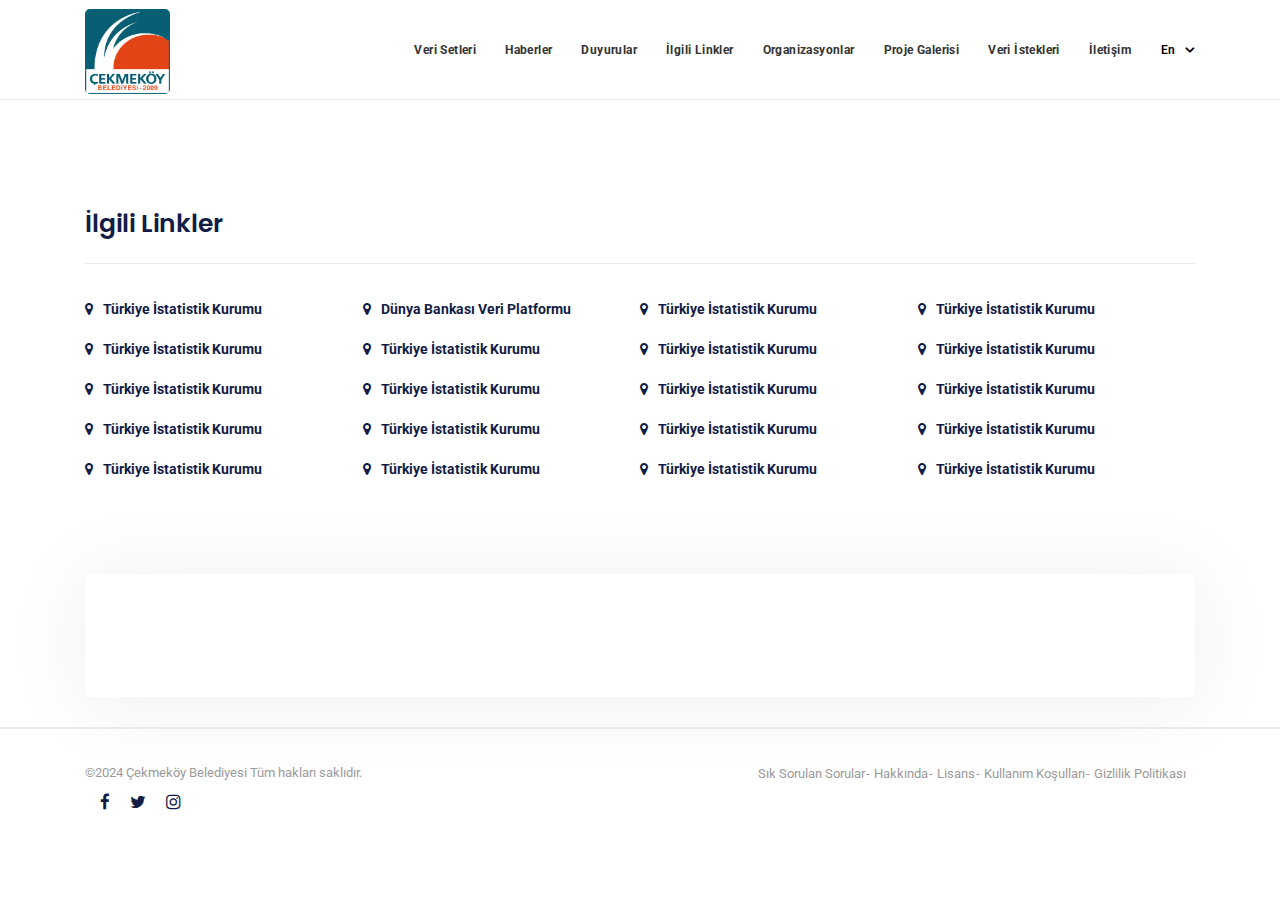
<file: links.html>
<!DOCTYPE html>
<html lang="en">

<head>
  <meta charset="UTF-8" />
  <meta name="viewport" content="width=device-width, initial-scale=1.0" />
  <meta http-equiv="X-UA-Compatible" content="ie=edge" />
  <meta name="description" content="Optime Logistics &amp; Transportation Templatei">
  <link href="assets/images/favicon/favicon.png" rel="icon">
  <title>Çekmeköy Belediyesi</title>  <link rel="stylesheet"
    href="https://fonts.googleapis.com/css?family=Roboto:400,500,700%7cPoppins:400,600,700&display=swap">
  <link rel="stylesheet" href="assets/css/libraries.css" />
  <link rel="stylesheet" href="assets/css/style.css" />
</head>

<body>
  <div class="wrapper">
     <!-- =========================
        Header
    =========================== -->
    <header id="header" class="header header-white header-full">
      <nav class="navbar navbar-expand-lg sticky-navbar">
        <div class="container">
          <a class="navbar-brand" href="index.html" >
            <img src="assets/images/about/cekmekoy-logo.png" class="logo-light" alt="logo" >
            <img src="assets/images/about/cekmekoy-logo.png" class="logo-dark" alt="logo" style="width: 85px; height: 85px;">
          </a>
          <button class="navbar-toggler" type="button">
            <span class="menu-lines"><span></span></span>
          </button>
          <div class="collapse navbar-collapse" id="mainNavigation">
            <ul class="navbar-nav ml-auto">
              <li class="nav__item">
                <a href="data.html" class="nav__item-link" style="font-size: 12px; ">Veri Setleri</a>
              </li><!-- /.nav-item -->
              <li class="nav__item">
                <a href="" class="nav__item-link" style="font-size: 12px; ">Haberler</a>
              </li><!-- /.nav-item -->
              <li class="nav__item">
                <a href="announce.html" class="nav__item-link" style="font-size: 12px; ">Duyurular</a>
              </li><!-- /.nav-item -->
              <li class="nav__item">
                <a href="links.html" class="nav__item-link" style="font-size: 12px; ">İlgili Linkler</a>
              </li><!-- /.nav-item -->
              <li class="nav__item">
                <a href="organisation.html" class="nav__item-link" style="font-size: 12px; ">Organizasyonlar</a>
              </li><!-- /.nav-item -->
              <li class="nav__item">
                <a href="gallery.html" class="nav__item-link" style="font-size: 12px; ">Proje Galerisi</a>
              </li><!-- /.nav-item -->
              <li class="nav__item">
                <a href="getData.html" class="nav__item-link" style="font-size: 12px; ">Veri İstekleri</a>
              </li><!-- /.nav-item -->
              <li class="nav__item">
                <a href="contacts.html" class="nav__item-link" style="font-size: 12px; ">İletişim</a>
              </li><!-- /.nav-item -->
            </ul><!-- /.navbar-nav -->
          </div><!-- /.navbar-collapse -->
          <div class="navbar-modules">
            <ul class="modules__wrapper d-flex align-items-center list-unstyled">
              <li>
                <div class="dropdown">
                  <button class="module__btn dropdown-toggle" id="langDrobdown" data-toggle="dropdown">
                    <span style="font-size: 12px; ">En</span>
                  </button>
                  <div class="dropdown-menu" aria-labelledby="langDrobdown">
                    <a class="dropdown-item" href="#" >
                      <img src="assets/images/flags/united-states.png" alt="us"><span style="font-size: 12px; ">Us</span>
                    </a>
                    <a class="dropdown-item" href="#">
                      <img src="assets/images/flags/germany.png" alt="germany" ><span style="font-size: 12px; ">germany</span>
                    </a>
                  </div>
                </div>
              </li>
            </ul><!-- /.modules-wrapper -->
          </div><!-- /.navbar-modules -->
        </div><!-- /.container -->
      </nav><!-- /.navabr -->
    </header><!-- /.Header -->

    <!-- =========================== 
      locations
    ============================= -->
    <section id="locations" class="locations pb-0">
      <div class="container">
        <div class="row">
          <div class="col-sm-12 col-md-12 col-lg-12">
            <div class="locations-panel">
              <div class="locations__panel-header">
                <h4 class="locations__panel-title">İlgili Linkler</h4>
              </div><!-- /.locations-panel-header -->
              <ul class="list-unstyled">
                <li><a href="#"><i class="fa fa-map-marker"></i><span>Türkiye İstatistik Kurumu </span></a></li>
                <li><a href="#"><i class="fa fa-map-marker"></i><span>Dünya Bankası Veri Platformu</span></a></li>
                <li><a href="#"><i class="fa fa-map-marker"></i><span>Türkiye İstatistik Kurumu</span></a></li>
                <li><a href="#"><i class="fa fa-map-marker"></i><span>Türkiye İstatistik Kurumu</span></a></li>
                <li><a href="#"><i class="fa fa-map-marker"></i><span>Türkiye İstatistik Kurumu</span></a></li>
                <li><a href="#"><i class="fa fa-map-marker"></i><span>Türkiye İstatistik Kurumu</span></a></li>
                <li><a href="#"><i class="fa fa-map-marker"></i><span>Türkiye İstatistik Kurumu</span></a></li>
                <li><a href="#"><i class="fa fa-map-marker"></i><span>Türkiye İstatistik Kurumu</span></a></li>
                <li><a href="#"><i class="fa fa-map-marker"></i><span>Türkiye İstatistik Kurumu</span></a></li>
                <li><a href="#"><i class="fa fa-map-marker"></i><span>Türkiye İstatistik Kurumu</span></a></li>
                <li><a href="#"><i class="fa fa-map-marker"></i><span>Türkiye İstatistik Kurumu</span></a></li>
                <li><a href="#"><i class="fa fa-map-marker"></i><span>Türkiye İstatistik Kurumu</span></a></li>
                <li><a href="#"><i class="fa fa-map-marker"></i><span>Türkiye İstatistik Kurumu</span></a></li>
                <li><a href="#"><i class="fa fa-map-marker"></i><span>Türkiye İstatistik Kurumu</span></a></li>
                <li><a href="#"><i class="fa fa-map-marker"></i><span>Türkiye İstatistik Kurumu</span></a></li>
                <li><a href="#"><i class="fa fa-map-marker"></i><span>Türkiye İstatistik Kurumu</span></a></li>
                <li><a href="#"><i class="fa fa-map-marker"></i><span>Türkiye İstatistik Kurumu</span></a></li>
                <li><a href="#"><i class="fa fa-map-marker"></i><span>Türkiye İstatistik Kurumu</span></a></li>
                <li><a href="#"><i class="fa fa-map-marker"></i><span>Türkiye İstatistik Kurumu</span></a></li>
                <li><a href="#"><i class="fa fa-map-marker"></i><span>Türkiye İstatistik Kurumu</span></a></li>
              </ul>
            </div><!-- /.locations-panel -->
          </div><!-- /.col-lg-12 -->
        </div><!-- /.row -->
      </div><!-- /.container -->
    </section><!-- /.locations -->

      <div class="container">
        <div class="contact-panel contact-panel-2">
          <div class="contact__panel-header d-flex align-items-center">
          </div>    
        </div><!-- /.contact-panel -->
      </div><!-- /.container -->
    </section><!-- /.contact 1 -->

    <!-- ========================
            Footer
    ========================== -->
    <footer id="footer" class="footer">
      <div class="footer-bottom">
        <div class="container">
          <div class="row align-items-center">
            <div class="col-sm-12 col-md-6 col-lg-6">
              <div class="footer__copyright">
                <span>&copy;2024 Çekmeköy Belediyesi Tüm hakları saklıdır.</span>
              </div><!-- /.Footer-copyright -->
            </div><!-- /.col-lg-6 -->
            <div class="col-sm-12 col-md-6 col-lg-6">
              <nav>
                <ul class="list-unstyled footer__copyright-links d-flex flex-wrap justify-content-end">
                  <li><a href="#">Sık Sorulan Sorular </a></li>
                  <li><a href="#">Hakkında</a></li>
                  <li><a href="#">Lisans</a></li>
                  <li><a href="#">Kullanım Koşulları</a></li>
                  <li><a href="#">Gizlilik Politikası</a></li>
                </ul>
              </nav>
            </div><!-- /.col-lg-6 -->
          </div><!-- /.row -->
          <div class="container">
            <div class="row">
              <div class="col-sm-12 col-md-12 col-lg-3 col-xl-2">
                <div class="social__icons justify-content-start">
                  <a href="https://www.facebook.com/cekmekoybelediyesi"><i class="fa fa-facebook"></i></a>
                  <a href="https://x.com/cekmekoybeltr"><i class="fa fa-twitter"></i></a>
                  <a href="https://www.instagram.com/cekmekoybelediyesi/"><i class="fa fa-instagram"></i></a>
                </div><!-- /.social-icons -->
              </div><!-- /.col-xl-2 -->
            </div><!-- /.row -->
          </div><!-- /.container -->
        </div><!-- /.container -->
      </div><!-- /.Footer-bottom -->
    </footer><!-- /.Footer -->

    <div class="module__search-container">
      <i class="fa fa-times close-search"></i>
      <form class="module__search-form">
        <input type="text" class="search__input" placeholder="Type Words Then Enter">
        <button class="module__search-btn"><i class="fa fa-search"></i></button>
      </form>
    </div><!-- /.module-search-container -->

    <button id="scrollTopBtn"><i class="fa fa-long-arrow-up"></i></button>
  </div><!-- /.wrapper -->

  <script src="assets/js/jquery-3.3.1.min.js"></script>
  <script src="assets/js/plugins.js"></script>
  <script src="assets/js/main.js"></script>
</body>

</html>
</file>
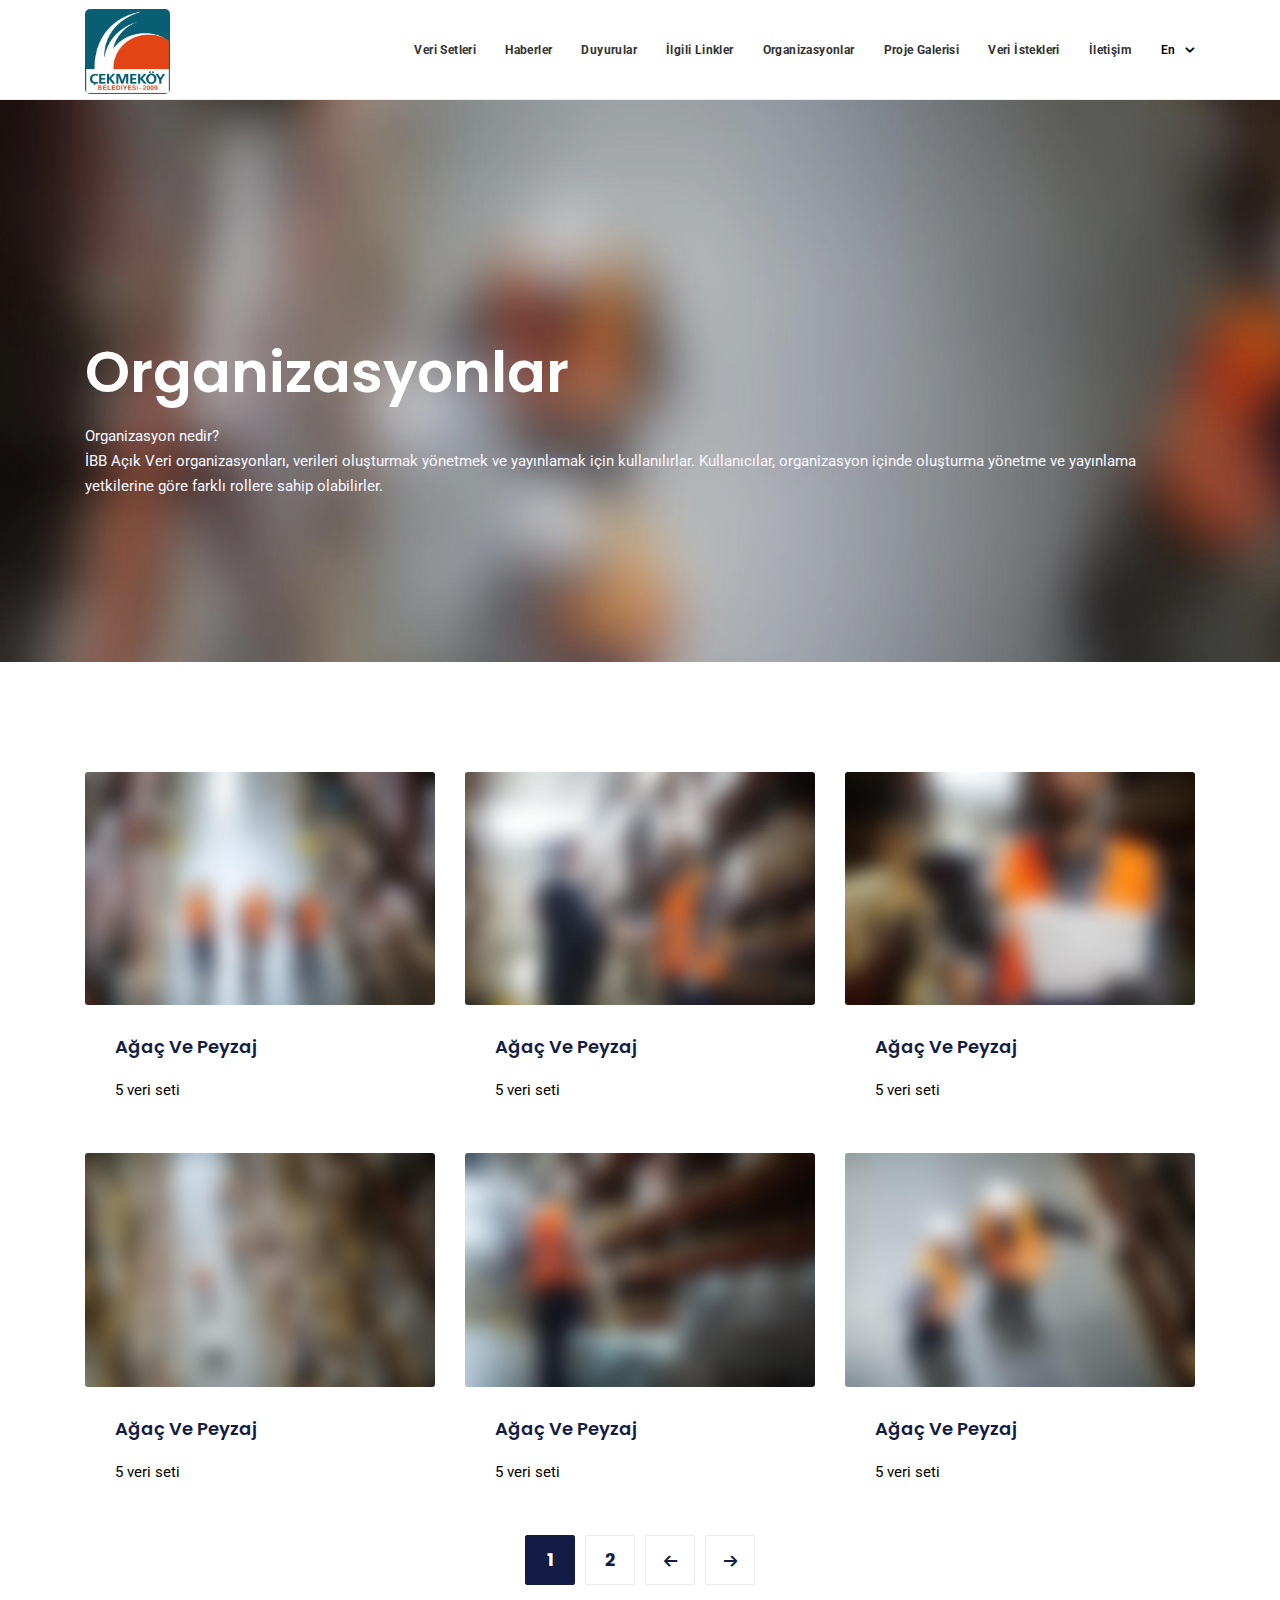
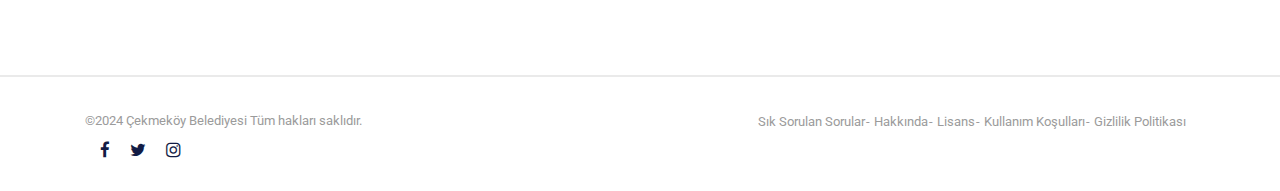
<file: organisation.html>
<!DOCTYPE html>
<html lang="en">

<head>
  <meta charset="UTF-8" />
  <meta name="viewport" content="width=device-width, initial-scale=1.0" />
  <meta http-equiv="X-UA-Compatible" content="ie=edge" />
  <meta name="description" content="Optime Logistics &amp; Transportation Templatei">
  <link href="assets/images/favicon/favicon.png" rel="icon">
  <title>Çekmeköy Belediyesi</title>  <link rel="stylesheet"
    href="https://fonts.googleapis.com/css?family=Roboto:400,500,700%7cPoppins:400,600,700&display=swap">
  <link rel="stylesheet" href="assets/css/libraries.css" />
  <link rel="stylesheet" href="assets/css/style.css" />
</head>

<body>
  <div class="wrapper">
      <!-- =========================
        Header
    =========================== -->
    <header id="header" class="header header-white header-full">
      <nav class="navbar navbar-expand-lg sticky-navbar">
        <div class="container">
          <a class="navbar-brand" href="index.html" >
            <img src="assets/images/about/cekmekoy-logo.png" class="logo-light" alt="logo" >
            <img src="assets/images/about/cekmekoy-logo.png" class="logo-dark" alt="logo" style="width: 85px; height: 85px;">
          </a>
          <button class="navbar-toggler" type="button">
            <span class="menu-lines"><span></span></span>
          </button>
          <div class="collapse navbar-collapse" id="mainNavigation">
            <ul class="navbar-nav ml-auto">
              <li class="nav__item">
                <a href="data.html" class="nav__item-link" style="font-size: 12px; ">Veri Setleri</a>
              </li><!-- /.nav-item -->
              <li class="nav__item">
                <a href="" class="nav__item-link" style="font-size: 12px; ">Haberler</a>
              </li><!-- /.nav-item -->
              <li class="nav__item">
                <a href="announce.html" class="nav__item-link" style="font-size: 12px; ">Duyurular</a>
              </li><!-- /.nav-item -->
              <li class="nav__item">
                <a href="links.html" class="nav__item-link" style="font-size: 12px; ">İlgili Linkler</a>
              </li><!-- /.nav-item -->
              <li class="nav__item">
                <a href="organisation.html" class="nav__item-link" style="font-size: 12px; ">Organizasyonlar</a>
              </li><!-- /.nav-item -->
              <li class="nav__item">
                <a href="gallery.html" class="nav__item-link" style="font-size: 12px; ">Proje Galerisi</a>
              </li><!-- /.nav-item -->
              <li class="nav__item">
                <a href="getData.html" class="nav__item-link" style="font-size: 12px; ">Veri İstekleri</a>
              </li><!-- /.nav-item -->
              <li class="nav__item">
                <a href="contacts.html" class="nav__item-link" style="font-size: 12px; ">İletişim</a>
              </li><!-- /.nav-item -->
            </ul><!-- /.navbar-nav -->
          </div><!-- /.navbar-collapse -->
          <div class="navbar-modules">
            <ul class="modules__wrapper d-flex align-items-center list-unstyled">
              <li>
                <div class="dropdown">
                  <button class="module__btn dropdown-toggle" id="langDrobdown" data-toggle="dropdown">
                    <span style="font-size: 12px; ">En</span>
                  </button>
                  <div class="dropdown-menu" aria-labelledby="langDrobdown">
                    <a class="dropdown-item" href="#" >
                      <img src="assets/images/flags/united-states.png" alt="us"><span style="font-size: 12px; ">Us</span>
                    </a>
                    <a class="dropdown-item" href="#">
                      <img src="assets/images/flags/germany.png" alt="germany" ><span style="font-size: 12px; ">germany</span>
                    </a>
                  </div>
                </div>
              </li>
            </ul><!-- /.modules-wrapper -->
          </div><!-- /.navbar-modules -->
        </div><!-- /.container -->
      </nav><!-- /.navabr -->
    </header><!-- /.Header -->

    <!-- ========================
       page title 
    =========================== -->
    <section id="page-title" class="page-title bg-overlay bg-parallax">
      <div class="bg-img"><img src="assets/images/page-titles/14.jpg" alt="background"></div>
      <div class="container">
        <div class="row">
          <div class="col-sm-12 col-md-12 col-lg-12">
            <h1 class="pagetitle__heading">Organizasyonlar</h1>
           <p style="color: ghostwhite; margin-top: 20px;">Organizasyon nedir?  <br> 
            İBB Açık Veri organizasyonları, verileri oluşturmak yönetmek ve yayınlamak için kullanılırlar. Kullanıcılar, organizasyon içinde oluşturma yönetme ve yayınlama yetkilerine göre farklı rollere sahip olabilirler.</p>
          </div><!-- /.col-lg-12 -->
        </div><!-- /.row -->
      </div><!-- /.container -->
    </section><!-- /.page-title -->

    <!-- ======================
      Blog Grid
    ========================= -->
    <section id="blogGrid" class="blog blog-grid pb-90 pt-110">
      <div class="container">
        <div class="row">
          <!-- Blog Item #1 -->
          <div class="col-sm-12 col-md-6 col-lg-4">
            <div class="blog-item">
              <div class="blog__img">
                <a href="#">
                  <img src="assets/images/blog/grid/1.jpg" alt="blog image">
                </a>
              </div><!-- /.entry-img -->
              <div class="blog__content">
                <h4 class="blog__title"><a href="#">Ağaç Ve Peyzaj</a></h4>
                <p class="blog__desc" style="color: black;">5 veri seti
                </p>
              </div><!-- /.entry-content -->
            </div><!-- /.blog-item -->
          </div><!-- /.col-lg-4 -->
          <!-- Blog Item #2 -->
          <div class="col-sm-12 col-md-6 col-lg-4">
            <div class="blog-item">
              <div class="blog__img">
                <a href="#">
                  <img src="assets/images/blog/grid/2.jpg" alt="blog image">
                </a>
              </div><!-- /.entry-img -->
              <div class="blog__content">
                <h4 class="blog__title"><a href="#">Ağaç Ve Peyzaj</a></h4>
                <p class="blog__desc" style="color: black;">5 veri seti
                </p>
              </div><!-- /.entry-content -->
            </div><!-- /.blog-item -->
          </div><!-- /.col-lg-4 -->
          <!-- Blog Item #3 -->
          <div class="col-sm-12 col-md-6 col-lg-4">
            <div class="blog-item">
              <div class="blog__img">
                <a href="#">
                  <img src="assets/images/blog/grid/3.jpg" alt="blog image">
                </a>
              </div><!-- /.entry-img -->
              <div class="blog__content">
                <h4 class="blog__title"><a href="#">Ağaç Ve Peyzaj</a></h4>
                <p class="blog__desc" style="color: black;">5 veri seti
                </p>
              </div><!-- /.entry-content -->
            </div><!-- /.blog-item -->
          </div><!-- /.col-lg-4 -->
          <!-- Blog Item #4 -->
          <div class="col-sm-12 col-md-6 col-lg-4">
            <div class="blog-item">
              <div class="blog__img">
                <a href="#">
                  <img src="assets/images/blog/grid/4.jpg" alt="blog image">
                </a>
              </div><!-- /.entry-img -->
              <div class="blog__content">
                <h4 class="blog__title"><a href="#">Ağaç Ve Peyzaj</a></h4>
                <p class="blog__desc" style="color: black;">5 veri seti
                </p>
              </div><!-- /.entry-content -->
            </div><!-- /.blog-item -->
          </div><!-- /.col-lg-4 -->
          <!-- Blog Item #5 -->
          <div class="col-sm-12 col-md-6 col-lg-4">
            <div class="blog-item">
              <div class="blog__img">
                <a href="#">
                  <img src="assets/images/blog/grid/5.jpg" alt="blog image">
                </a>
              </div><!-- /.entry-img -->
              <div class="blog__content">
                <h4 class="blog__title"><a href="#">Ağaç Ve Peyzaj</a></h4>
                <p class="blog__desc" style="color: black;">5 veri seti
                </p>
              </div><!-- /.entry-content -->
            </div><!-- /.blog-item -->
          </div><!-- /.col-lg-4 -->
          <!-- Blog Item #6 -->
          <div class="col-sm-12 col-md-6 col-lg-4">
            <div class="blog-item">
              <div class="blog__img">
                <a href="#">
                  <img src="assets/images/blog/grid/6.jpg" alt="blog image">
                </a>
              </div><!-- /.entry-img -->
              <div class="blog__content">
                <h4 class="blog__title"><a href="#">Ağaç Ve Peyzaj</a></h4>
                <p class="blog__desc" style="color: black;">5 veri seti
                </p>
              </div><!-- /.entry-content -->
            </div><!-- /.blog-item -->
          </div><!-- /.col-lg-4 -->
        </div><!-- /.row -->
        <div class="row">
          <div class="col-sm-12 col-md-12 col-lg-12">
            <nav class="pagination-area">
              <ul class="pagination justify-content-center">
                <li><a class="current" href="#">1</a></li>
                <li><a href="#">2</a></li>
                <li><a href="#"><i class="icon-arrow-left"></i></a></li>
                <li><a href="#"><i class="icon-arrow-right"></i></a></li>
              </ul><!-- .pagination -->
            </nav><!-- .pagination-area -->
          </div><!-- /.col-lg-12 -->
        </div><!-- /.row -->
      </div><!-- /.container -->
    </section><!-- /.blog Grid -->

     <!-- ========================
            Footer
    ========================== -->
    <footer id="footer" class="footer">
      <div class="footer-bottom">
        <div class="container">
          <div class="row align-items-center">
            <div class="col-sm-12 col-md-6 col-lg-6">
              <div class="footer__copyright">
                <span>&copy;2024 Çekmeköy Belediyesi Tüm hakları saklıdır.</span>
              </div><!-- /.Footer-copyright -->
            </div><!-- /.col-lg-6 -->
            <div class="col-sm-12 col-md-6 col-lg-6">
              <nav>
                <ul class="list-unstyled footer__copyright-links d-flex flex-wrap justify-content-end">
                  <li><a href="#">Sık Sorulan Sorular </a></li>
                  <li><a href="#">Hakkında</a></li>
                  <li><a href="#">Lisans</a></li>
                  <li><a href="#">Kullanım Koşulları</a></li>
                  <li><a href="#">Gizlilik Politikası</a></li>
                </ul>
              </nav>
            </div><!-- /.col-lg-6 -->
          </div><!-- /.row -->
          <div class="container">
            <div class="row">
              <div class="col-sm-12 col-md-12 col-lg-3 col-xl-2">
                <div class="social__icons justify-content-start">
                  <a href="https://www.facebook.com/cekmekoybelediyesi"><i class="fa fa-facebook"></i></a>
                  <a href="https://x.com/cekmekoybeltr"><i class="fa fa-twitter"></i></a>
                  <a href="https://www.instagram.com/cekmekoybelediyesi/"><i class="fa fa-instagram"></i></a>
                </div><!-- /.social-icons -->
              </div><!-- /.col-xl-2 -->
            </div><!-- /.row -->
          </div><!-- /.container -->
        </div><!-- /.container -->
      </div><!-- /.Footer-bottom -->
    </footer><!-- /.Footer -->

    <div class="module__search-container">
      <i class="fa fa-times close-search"></i>
      <form class="module__search-form">
        <input type="text" class="search__input" placeholder="Type Words Then Enter">
        <button class="module__search-btn"><i class="fa fa-search"></i></button>
      </form>
    </div><!-- /.module-search-container -->

    <button id="scrollTopBtn"><i class="fa fa-long-arrow-up"></i></button>
  </div><!-- /.wrapper -->

  <script src="assets/js/jquery-3.3.1.min.js"></script>
  <script src="assets/js/plugins.js"></script>
  <script src="assets/js/main.js"></script>
</body>

</html>
</file>
<file: assets/css/style.css>
/*---------------------------
      Table of Contents
    -------------------------

    01- Global Styles
    02- Helper Classes
    03- Background & Colors
    04- Typography
    05- page title 
    06- Buttons
    07- Forms
    08- Tabs
    09- Icons
    10- Breadcrumb
    11- Pagination
    12- Lists
    13- Alerts
    14- Animations
    15- Header & Navbar 
    16- Accordions
    17- Dividers
    18- Footer
    19- Request quote
    20- Carousel
    21- Slider
    22- Video
    23- Features
    24- Fancybox
    25- Projects
    26- Team
    27- Testimonials
    28- Call To Action
    29- Clients
    30- Blog
    31- Contact
    32- Pricing
    33- Counters
    34- Services
    35- Sidebar
    36- About
    37- Banners
    38- Careers
    39- Progress Bars
    40- Maps

----------------------------*/
/*--------------------------
      Global Styles
---------------------------*/
html,
body {
  overflow-x: hidden;
}

body {
  background-color: #ffffff;
  font-family: "Roboto", sans-serif;
  font-size: 15px;
  font-weight: 400;
  color: #9b9b9b;
  -webkit-font-smoothing: antialiased;
  -moz-osx-font-smoothing: grayscale;
}

::selection {
  background-color: #ff5e14;
  color: #ffffff;
}

a {
  color: #ff5e14;
  transition: color 0.3s ease;
  -webkit-transition: color 0.3s ease;
  -moz-transition: color 0.3s ease;
  -ms-transition: color 0.3s ease;
  -o-transition: color 0.3s ease;
}

a:hover {
  color: #ad3600;
  text-decoration: none;
}

section {
  position: relative;
  padding-top: 110px;
  padding-bottom: 110px;
}

img {
  max-width: 100%;
}

/*-------------------------
     RESET Default Styles
 --------------------------*/
*,
p,
h1,
h2,
h3,
h4,
h5,
h6,
ul,
ol,
li {
  margin: 0;
  padding: 0;
}

*,
:active,
:focus {
  outline: none;
}

ul,
ol {
  list-style: none;
}

button {
  border: none;
}

button,
button:focus,
.btn.focus,
.btn:focus,
.form-control,
.form-control:focus {
  outline: none;
  background-color: transparent;
  -webkit-box-shadow: none;
  -moz-box-shadow: none;
  -ms-box-shadow: none;
  -o-box-shadow: none;
  box-shadow: none;
}

textarea {
  resize: none;
}

select {
  background-color: transparent;
}

hr {
  border-top: 2px solid #eaeaea;
}

/*----------------------------
      Helper Classes
----------------------------*/
.col-padding-0>.row {
  margin: 0;
}

.col-padding-0,
.col-padding-0>.row>[class*=col-] {
  padding: 0;
}

.inner-padding {
  padding: 120px 70px;
}

.width-auto {
  width: auto !important;
}

.fz-16 {
  font-size: 16px;
}

.font-secondary {
  font-family: "Roboto", sans-serif;
}

.lh-1 {
  line-height: 1 !important;
}

.vh-100 {
  height: 100vh !important;
}

.list-inline>li {
  display: inline-block;
}

.align-v {
  display: flex;
  align-items: center;
}

.align-v-h {
  display: flex;
  justify-content: center;
  align-items: center;
}

.border-top {
  border-top: 1px solid #eaeaea !important;
}

.border-bottom {
  border-bottom: 1px solid #eaeaea !important;
}

.flex-1 {
  flex: 1;
}

@media (min-width: 992px) {
  .col-lg-5th {
    -ms-flex: 0 0 20%;
    flex: 0 0 20%;
    max-width: 20%;
  }
}

/*  margin Top */
.mt-0 {
  margin-top: 0 !important;
}

.mt-5 {
  margin-top: 5px !important;
}

.mt-10 {
  margin-top: 10px !important;
}

.mt-20 {
  margin-top: 20px !important;
}

.mt-30 {
  margin-top: 30px !important;
}

.mt-40 {
  margin-top: 40px !important;
}

.mt-50 {
  margin-top: 50px !important;
}

.mt-60 {
  margin-top: 60px !important;
}

.mt-70 {
  margin-top: 70px !important;
}

.mt-80 {
  margin-top: 80px !important;
}

.mt-90 {
  margin-top: 90px !important;
}

.mt-100 {
  margin-top: 100px !important;
}

/* Margin Bottom */
.mb-0 {
  margin-bottom: 0 !important;
}

.mb-5 {
  margin-bottom: 5px !important;
}

.mb-10 {
  margin-bottom: 10px !important;
}

.mb-20 {
  margin-bottom: 20px !important;
}

.mb-25 {
  margin-bottom: 25px !important;
}

.mb-30 {
  margin-bottom: 30px !important;
}

.mb-40 {
  margin-bottom: 40px !important;
}

.mb-45 {
  margin-bottom: 45px !important;
}

.mb-50 {
  margin-bottom: 50px !important;
}

.mb-60 {
  margin-bottom: 60px !important;
}

.mb-70 {
  margin-bottom: 70px !important;
}

.mb-80 {
  margin-bottom: 80px !important;
}

.mb-90 {
  margin-bottom: 90px !important;
}

.mb-100 {
  margin-bottom: 100px !important;
}

.mt--100 {
  margin-top: -100px;
}

/* Margin Right */
.mr-0 {
  margin-right: 0 !important;
}

.mr-20 {
  margin-right: 20px !important;
}

.mr-30 {
  margin-right: 30px !important;
}

.mr-40 {
  margin-right: 40px !important;
}

.mr-50 {
  margin-right: 50px !important;
}

/* Margin Left */
.ml-0 {
  margin-left: 0 !important;
}

.ml-20 {
  margin-left: 20px !important;
}

.ml-30 {
  margin-left: 30px !important;
}

.ml-40 {
  margin-left: 40px !important;
}

.ml-50 {
  margin-left: 50px !important;
}

/* padding Top */
.pb-10 {
  padding-top: 10px !important;
}

.pt-20 {
  padding-top: 20px !important;
}

.pt-30 {
  padding-top: 30px !important;
}

.pt-40 {
  padding-top: 40px !important;
}

.pt-50 {
  padding-top: 50px !important;
}

.pt-60 {
  padding-top: 60px !important;
}

.pt-70 {
  padding-top: 70px !important;
}

.pt-80 {
  padding-top: 80px !important;
}

.pt-90 {
  padding-top: 90px !important;
}

.pt-100 {
  padding-top: 100px !important;
}

.pt-110 {
  padding-top: 110px !important;
}

.pt-120 {
  padding-top: 120px !important;
}

.pt-130 {
  padding-top: 130px !important;
}

.pt-140 {
  padding-top: 140px !important;
}

.pt-150 {
  padding-top: 150px !important;
}

.pt-170 {
  padding-top: 170px !important;
}

/*  Padding Bottom */
.pb-10 {
  padding-bottom: 10px !important;
}

.pb-20 {
  padding-bottom: 20px !important;
}

.pb-30 {
  padding-bottom: 30px !important;
}

.pb-40 {
  padding-bottom: 40px !important;
}

.pb-50 {
  padding-bottom: 50px !important;
}

.pb-60 {
  padding-bottom: 60px !important;
}

.pb-70 {
  padding-bottom: 70px !important;
}

.pb-80 {
  padding-bottom: 80px !important;
}

.pb-90 {
  padding-bottom: 90px !important;
}

.pb-100 {
  padding-bottom: 100px !important;
}

.pb-110 {
  padding-bottom: 110px !important;
}

.pb-120 {
  padding-bottom: 120px !important;
}

.pb-130 {
  padding-bottom: 130px !important;
}

.pb-140 {
  padding-bottom: 140px !important;
}

.pb-150 {
  padding-bottom: 150px !important;
}

.pb-170 {
  padding-bottom: 170px !important;
}

/* padding Right */
.pr-0 {
  padding-right: 0 !important;
}

.pr-15 {
  padding-right: 15px !important;
}

.pr-20 {
  padding-right: 20px !important;
}

.pr-30 {
  padding-right: 30px !important;
}

.pr-50 {
  padding-right: 50px !important;
}

.pr-60 {
  padding-right: 60px !important;
}

.pr-70 {
  padding-right: 70px !important;
}

.pr-100 {
  padding-right: 100px !important;
}

/* padding Left */
.pl-0 {
  padding-left: 0 !important;
}

.pl-15 {
  padding-left: 15px !important;
}

.pl-20 {
  padding-left: 20px !important;
}

.pl-30 {
  padding-left: 30px !important;
}

.pl-50 {
  padding-left: 50px !important;
}

.pl-60 {
  padding-left: 60px !important;
}

.pl-70 {
  padding-left: 70px !important;
}

.pl-100 {
  padding-left: 100px !important;
}

/* Mobile Phones and tablets */
@media only screen and (min-width: 320px) and (max-width: 767px) {
  section {
    padding: 50px 0;
  }

  .inner-padding {
    padding: 50px 30px !important;
  }

  .text-center-xs-sm {
    text-align: center !important;
  }

  .mt-30 {
    margin-top: 36.3636363636px !important;
  }

  .mt-40 {
    margin-top: 30.7692307692px !important;
  }

  .mt-50 {
    margin-top: 33.3333333333px !important;
  }

  .mt-60 {
    margin-top: 33.3333333333px !important;
  }

  .mt-70 {
    margin-top: 35px !important;
  }

  .mt-80 {
    margin-top: 40px !important;
  }

  .mt-90 {
    margin-top: 45px !important;
  }

  .mt-100 {
    margin-top: 50px !important;
  }

  .mb-30 {
    margin-bottom: 27.2727272727px !important;
  }

  .mb-40 {
    margin-bottom: 30.7692307692px !important;
  }

  .mb-50 {
    margin-bottom: 33.3333333333px !important;
  }

  .mb-60 {
    margin-bottom: 33.3333333333px !important;
  }

  .mb-70 {
    margin-bottom: 35px !important;
  }

  .mb-80 {
    margin-bottom: 40px !important;
  }

  .mb-90 {
    margin-bottom: 45px !important;
  }

  .mb-100 {
    margin-bottom: 50px !important;
  }

  /* Margin Right */
  .mr-30 {
    margin-right: 27.2727272727px !important;
  }

  .mr-40 {
    margin-right: 30.7692307692px !important;
  }

  .mr-50 {
    margin-right: 33.3333333333px !important;
  }

  /* Margin Left */
  .ml-30 {
    margin-left: 27.2727272727px !important;
  }

  .ml-40 {
    margin-left: 30.7692307692px !important;
  }

  .ml-50 {
    margin-left: 33.3333333333px !important;
  }

  /* padding Top */
  .pt-30 {
    padding-top: 27.2727272727px !important;
  }

  .pt-40 {
    padding-top: 30.7692307692px !important;
  }

  .pt-50 {
    padding-top: 33.3333333333px !important;
  }

  .pt-60 {
    padding-top: 33.3333333333px !important;
  }

  .pt-70 {
    padding-top: 35px !important;
  }

  .pt-80 {
    padding-top: 40px !important;
  }

  .pt-90 {
    padding-top: 45px !important;
  }

  .pt-100 {
    padding-top: 50px !important;
  }

  .pt-110 {
    padding-top: 55px !important;
  }

  .pt-120 {
    padding-top: 60px !important;
  }

  .pt-130 {
    padding-top: 66.6666666667px !important;
  }

  .pt-140 {
    padding-top: 63.6363636364px !important;
  }

  .pt-150 {
    padding-top: 65.2173913043px !important;
  }

  .pt-160 {
    padding-top: 66.6666666667px !important;
  }

  .pt-170 {
    padding-top: 68px !important;
  }

  /*  Padding Bottom */
  .pb-30 {
    padding-bottom: 27.2727272727px !important;
  }

  .pb-40 {
    padding-bottom: 30.7692307692px !important;
  }

  .pb-50 {
    padding-bottom: 33.3333333333px !important;
  }

  .pb-60 {
    padding-bottom: 33.3333333333px !important;
  }

  .pb-70 {
    padding-bottom: 35px !important;
  }

  .pb-80 {
    padding-bottom: 40px !important;
  }

  .pb-90 {
    padding-bottom: 45px !important;
  }

  .pb-100 {
    padding-bottom: 50px !important;
  }

  .pb-110 {
    padding-bottom: 55px !important;
  }

  .pb-120 {
    padding-bottom: 60px !important;
  }

  .pb-130 {
    padding-bottom: 61.9047619048px !important;
  }

  .pb-140 {
    padding-bottom: 63.6363636364px !important;
  }

  .pb-150 {
    padding-bottom: 65.2173913043px !important;
  }

  .pb-160 {
    padding-bottom: 66.6666666667px !important;
  }

  .pb-170 {
    padding-bottom: 68px !important;
  }
}

/* Medium Devices */
@media only screen and (min-width: 768px) and (max-width: 991px) {
  section {
    padding: 75px 0;
  }

  .inner-padding {
    padding: 100px 50px !important;
  }

  .mt-30 {
    margin-top: 36.3636363636px !important;
  }

  .mt-40 {
    margin-top: 30.7692307692px !important;
  }

  .mt-50 {
    margin-top: 35.7142857143px !important;
  }

  .mt-60 {
    margin-top: 42.8571428571px !important;
  }

  .mt-70 {
    margin-top: 50px !important;
  }

  .mt-80 {
    margin-top: 57.1428571429px !important;
  }

  .mt-90 {
    margin-top: 64.2857142857px !important;
  }

  .mt-100 {
    margin-top: 71.4285714286px !important;
  }

  .mb-30 {
    margin-bottom: 27.2727272727px !important;
  }

  .mb-40 {
    margin-bottom: 33.3333333333px !important;
  }

  .mb-50 {
    margin-bottom: 35.7142857143px !important;
  }

  .mb-60 {
    margin-bottom: 42.8571428571px !important;
  }

  .mb-70 {
    margin-bottom: 50px !important;
  }

  .mb-80 {
    margin-bottom: 57.1428571429px !important;
  }

  .mb-90 {
    margin-bottom: 64.2857142857px !important;
  }

  .mb-100 {
    margin-bottom: 71.4285714286px !important;
  }

  /* Margin Right */
  .mr-30 {
    margin-right: 27.2727272727px !important;
  }

  .mr-40 {
    margin-right: 33.3333333333px !important;
  }

  .mr-50 {
    margin-right: 35.7142857143px !important;
  }

  /* Margin Left */
  .ml-30 {
    margin-left: 27.2727272727px !important;
  }

  .ml-40 {
    margin-left: 33.3333333333px !important;
  }

  .ml-50 {
    margin-left: 35.7142857143px !important;
  }

  /* padding Top */
  .pt-30 {
    padding-top: 27.2727272727px !important;
  }

  .pt-40 {
    padding-top: 33.3333333333px !important;
  }

  .pt-50 {
    padding-top: 35.7142857143px !important;
  }

  .pt-60 {
    padding-top: 42.8571428571px !important;
  }

  .pt-70 {
    padding-top: 50px !important;
  }

  .pt-80 {
    padding-top: 57.1428571429px !important;
  }

  .pt-90 {
    padding-top: 64.2857142857px !important;
  }

  .pt-100 {
    padding-top: 71.4285714286px !important;
  }

  .pt-110 {
    padding-top: 78.5714285714px !important;
  }

  .pt-120 {
    padding-top: 85.7142857143px !important;
  }

  .pt-130 {
    padding-top: 93.3333333333px !important;
  }

  .pt-140 {
    padding-top: 87.5px !important;
  }

  .pt-150 {
    padding-top: 88.2352941176px !important;
  }

  .pt-160 {
    padding-top: 88.8888888889px !important;
  }

  .pt-170 {
    padding-top: 89.4736842105px !important;
  }

  /*  Padding Bottom */
  .pb-30 {
    padding-bottom: 27.2727272727px !important;
  }

  .pb-40 {
    padding-bottom: 33.3333333333px !important;
  }

  .pb-50 {
    padding-bottom: 35.7142857143px !important;
  }

  .pb-60 {
    padding-bottom: 42.8571428571px !important;
  }

  .pb-70 {
    padding-bottom: 50px !important;
  }

  .pb-80 {
    padding-bottom: 57.1428571429px !important;
  }

  .pb-90 {
    padding-bottom: 64.2857142857px !important;
  }

  .pb-100 {
    padding-bottom: 71.4285714286px !important;
  }

  .pb-110 {
    padding-bottom: 78.5714285714px !important;
  }

  .pb-120 {
    padding-bottom: 85.7142857143px !important;
  }

  .pb-130 {
    padding-bottom: 86.6666666667px !important;
  }

  .pb-140 {
    padding-bottom: 87.5px !important;
  }

  .pb-150 {
    padding-bottom: 88.2352941176px !important;
  }

  .pb-160 {
    padding-bottom: 88.8888888889px !important;
  }

  .pb-170 {
    padding-bottom: 89.4736842105px !important;
  }
}

/*-------------------------
   Background & Colors
--------------------------*/
/* Colors */
.color-white {
  color: #ffffff !important;
}

.color-gray {
  color: #f9f9f9 !important;
}

.color-dark {
  color: #282828 !important;
}

.color-theme {
  color: #ff5e14 !important;
}

.color-heading {
  color: #121c45 !important;
}

.color-body {
  color: #9b9b9b !important;
}

/* backgrounds */
.bg-white {
  background-color: #ffffff !important;
}

.bg-gray {
  background-color: #f9f9f9 !important;
}

.bg-dark {
  background-color: #282828 !important;
}

.bg-heading {
  background-color: #121c45 !important;
}

.bg-theme {
  background-color: #ff5e14 !important;
}

.bg-img {
  position: relative;
  z-index: 1;
}

.bg-parallax {
  background-attachment: fixed;
}

.bg-overlay:before {
  content: "";
  position: absolute;
  top: 0;
  right: 0;
  bottom: 0;
  left: 0;
  width: 100%;
  height: 100%;
  z-index: -1;
  background-color: rgba(27, 26, 26, 0.15);
}

.bg-overlay-2:before {
  background-color: rgba(27, 26, 26, 0.25);
}

.bg-overlay-3:before {
  background-color: rgba(27, 26, 26, 0.75);
}

.bg-overlay-secondary:before {
  background-color: rgba(18, 28, 69, 0.9);
}

.bg-overlay-theme:before {
  background-color: rgba(255, 94, 20, 0.9);
}

.bg-overlay-grdient-theme:before {
  background-color: rgba(255, 94, 20, 0.9);
  background-image: -webkit-linear-gradient(90deg, rgba(27, 26, 26, 0) 0%, rgba(255, 94, 20, 0) 0%, #ff5e14 65%);
  background-image: -moz-linear-gradient(90deg, rgba(27, 26, 26, 0) 0%, rgba(255, 94, 20, 0) 0%, #ff5e14 65%);
  background-image: -ms-linear-gradient(90deg, rgba(27, 26, 26, 0) 0%, rgba(255, 94, 20, 0) 0%, #ff5e14 65%);
}

.bg-overlay-grdient-secondary:before {
  background-color: rgba(18, 28, 69, 0.75);
  background-image: -webkit-linear-gradient(-90deg, rgba(27, 26, 26, 0) 0%, rgba(5, 16, 59, 0) 0%, #05103b 65%);
  background-image: -moz-linear-gradient(-90deg, rgba(27, 26, 26, 0) 0%, rgba(5, 16, 59, 0) 0%, #05103b 65%);
  background-image: -ms-linear-gradient(-90deg, rgba(27, 26, 26, 0) 0%, rgba(5, 16, 59, 0) 0%, #05103b 65%);
}

.bg-overlay-gradient-secondary-2:before {
  background-color: rgba(18, 28, 69, 0.95);
  background-image: -webkit-linear-gradient(90deg, rgba(27, 26, 26, 0) 0%, rgba(5, 16, 59, 0) 0%, #05103b 65%);
  background-image: -moz-linear-gradient(90deg, rgba(27, 26, 26, 0) 0%, rgba(5, 16, 59, 0) 0%, #05103b 65%);
  background-image: -ms-linear-gradient(90deg, rgba(27, 26, 26, 0) 0%, rgba(5, 16, 59, 0) 0%, #05103b 65%);
}

/*-------------------------
   Typography
--------------------------*/
h1,
h2,
h3,
h4,
h5,
h6 {
  color: #121c45;
  font-family: "Poppins", sans-serif;
  text-transform: capitalize;
  font-weight: 600;
  line-height: 1.1;
  margin-bottom: 23px;
}

p {
  font-size: 15px;
  line-height: 25px;
  font-weight: 400;
  margin-bottom: 15px;
}

h1 {
  font-size: 52px;
}

h2 {
  font-size: 42px;
}

h3 {
  font-size: 38px;
}

h4 {
  font-size: 32px;
}

h5 {
  font-size: 24px;
}

h6 {
  font-size: 18px;
}

.heading__subtitle {
  font-size: 14px;
  line-height: 1;
  font-weight: 700;
  color: #ff5e14;
  display: inline-block;
  margin-bottom: 13px;
}

.heading__title {
  font-size: 33px;
  margin-bottom: 15px;
}

.heading__desc {
  font-size: 16px;
  line-height: 25px;
  margin-bottom: 0;
}

.divider__line+.heading__desc {
  margin-top: 18px;
}

.heading .divider__line:after {
  width: 40px;
}

.heading-2 .heading__title {
  font-weight: 700;
}

.heading-3 .heading__subtitle {
  margin-bottom: 17px;
}

.heading-3 .heading__title {
  font-size: 37px;
  font-weight: 700;
  line-height: 52px;
  margin-bottom: 20px;
}

.heading-white .heading__subtitle {
  color: #f9f9f9;
}

.heading-white .heading__title,
.heading-white .heading__desc {
  color: #ffffff;
}

.text__block-desc {
  font-size: 16px;
  line-height: 26px;
  margin-bottom: 35px;
}

.text__block-2 {
  position: relative;
}

.text__block-2 .text__block-title {
  position: absolute;
  top: 0;
  left: 0;
}

.text__block-2 .text__block-desc {
  padding-left: 220px;
}

.text__link {
  font-size: 14px;
  font-weight: 700;
}

.text__link a {
  color: #121c45;
  border-bottom: 2px solid #121c45;
  transition: all 0.3s ease;
  padding-bottom: 2px;
}

.text__link:hover a {
  color: #ff5e14;
  border-bottom: 2px solid #ff5e14;
}

.text__link a.color-theme {
  border-bottom-color: #ff5e14;
}

/* Medium Size Screens */
@media only screen and (min-width: 768px) and (max-width: 991px) {
  .heading__title {
    font-size: 30px;
  }

  .heading-3 .heading__title {
    font-size: 34px;
    line-height: 43px;
  }
}

/* Mobile Phones and tablets */
@media only screen and (min-width: 320px) and (max-width: 767px) {
  .heading__title {
    font-size: 24px;
    margin-bottom: 10px;
  }

  .heading-2 .heading__title {
    font-size: 27px;
    margin-bottom: 10px;
  }

  .heading-3 .heading__title {
    font-size: 29px;
    font-weight: 600;
    line-height: 40px;
  }

  .text__block-desc {
    font-size: 14px;
    line-height: 24px;
    margin-bottom: 20px;
  }

  .text__block-2 .text__block-title {
    position: static;
  }

  .text__block-2 .text__block-desc {
    padding-left: 0;
  }

  .text__link {
    font-size: 12px;
    font-weight: 600;
  }
}

/* Custom Media in Mobile Phones */
@media only screen and (max-width: 450px) {
  .heading-2 .heading__title {
    font-size: 25px;
  }

  .heading-2 .heading__desc {
    font-size: 15px;
    font-weight: 400;
    line-height: 24px;
  }
}

/*-------------------------
    page title 
-------------------------*/
.header-transparent+.page-title {
  margin-top: -100px;
}

.pagetitle__subheading {
  font-family: "Roboto", sans-serif;
  font-size: 14px;
  font-weight: 700;
  line-height: 1;
  color: #f9f9f9;
  display: block;
  margin-bottom: 21px;
}

.pagetitle__heading {
  font-size: 57px;
  color: #ffffff;
  margin-bottom: 0;
}

.pagetitle__desc {
  font-size: 14px;
  font-weight: 700;
  line-height: 24px;
  color: #f9f9f9;
  margin-bottom: 0;
}

.page-title {
  padding: 241px 0 148px;
}

.page-title .breadcrumb {
  margin-top: 15px;
  margin-bottom: 0;
}

.page-title .breadcrumb-item a,
.page-title .breadcrumb-item+.breadcrumb-item::before {
  color: #ffffff;
}

.page-title .breadcrumb-item a:hover {
  color: #ff5e14;
}

.page-title .breadcrumb-item.active {
  color: #f4f4f4;
}

.page-title-layout2 .pagetitle__heading {
  font-size: 47px;
  line-height: 62px;
  margin-bottom: 15px;
}

.page-title-layout2 .btn {
  margin-top: 35px;
}

.page-title-layout3 .pagetitle__heading {
  font-size: 47px;
  font-weight: 700;
  line-height: 62px;
  margin-bottom: 18px;
}

.page-title-layout3 .btn {
  margin-top: 32px;
}

.page-title-layout4 {
  padding: 248px 0 115px;
}

.page-title-layout4 .pagetitle__heading {
  font-size: 47px;
  font-weight: 700;
  line-height: 62px;
  margin-bottom: 18px;
}

/* Medium Size Devices */
@media only screen and (min-width: 768px) and (max-width: 991px) {
  .page-title {
    padding: 150px 0 60px;
  }
}

/* Mobile Phones and tablets */
@media only screen and (min-width: 320px) and (max-width: 767px) {
  .page-title {
    padding: 100px 0 50px;
  }

  .pagetitle__heading {
    font-size: 35px;
  }

  .page-title-layout2 .pagetitle__heading,
  .page-title-layout3 .pagetitle__heading,
  .page-title-layout4 .pagetitle__heading {
    font-size: 33px;
    line-height: 40px;
    margin-bottom: 5px;
  }

  .pagetitle__desc {
    font-weight: 400;
  }

  .page-title .breadcrumb {
    margin-top: 10px;
  }
}

/*------------------------------*\
    BUTTONS
\*--------------------------*/
.btn {
  text-transform: capitalize;
  position: relative;
  font-size: 14px;
  font-weight: 700;
  width: 170px;
  height: 50px;
  line-height: 48px;
  border-radius: 3px;
  text-align: center;
  padding: 0;
  letter-spacing: 0.4px;
  border-radius: 2px;
  -webkit-transition: all 0.3s ease-in-out;
  -moz-transition: all 0.3s ease-in-out;
  -ms-transition: all 0.3s ease-in-out;
  -o-transition: all 0.3s ease-in-out;
  transition: all 0.3s ease-in-out;
}

.btn:focus,
.btn.active,
.btn:active {
  -moz-box-shadow: none;
  -webkit-box-shadow: none;
  box-shadow: none;
  outline: none;
}

.btn__block {
  width: 100%;
}

/* Button Primary */
.btn__primary {
  background-color: #ff5e14;
  color: #ffffff;
  border: 2px solid #ff5e14;
}

.btn__primary:active,
.btn__primary:focus,
.btn__primary:hover {
  background-color: transparent;
  color: #ff5e14;
}

.btn__primary.btn__hover2:active,
.btn__primary.btn__hover2:focus,
.btn__primary.btn__hover2:hover {
  background-color: #ffffff;
  color: #ff5e14;
  border-color: #ffffff;
}

.btn__primary.btn__hover3:active,
.btn__primary.btn__hover3:focus,
.btn__primary.btn__hover3:hover {
  background-color: #121c45;
  color: #ffffff;
  border-color: #121c45;
}

/* Button Secondary*/
.btn__secondary {
  background-color: #121c45;
  color: #ffffff;
  border: 2px solid #121c45;
}

.btn__secondary:active,
.btn__secondary:focus,
.btn__secondary:hover {
  background-color: #ff5e14;
  color: #ffffff;
  border-color: #ff5e14;
}

.btn__secondary.btn__hover2:active,
.btn__secondary.btn__hover2:focus,
.btn__secondary.btn__hover2:hover {
  background-color: #ffffff;
  color: #121c45;
  border-color: #ffffff;
}

/* Button White */
.btn__white {
  background-color: #ffffff;
  color: #121c45;
  border: 2px solid #ffffff;
}

.btn__white:active,
.btn__white:focus,
.btn__white:hover {
  background-color: #ff5e14;
  color: #ffffff;
  border-color: #ff5e14;
}

.btn__white.btn__hover2:active,
.btn__white.btn__hover2:focus,
.btn__white.btn__hover2:hover {
  background-color: #121c45;
  color: #ffffff;
  border-color: #121c45;
}

.btn__rounded {
  border-radius: 50px;
}

/* Button Link */
.btn__link {
  background-color: transparent;
  border-color: transparent;
  width: auto;
  height: auto;
  line-height: 1;
  border: none;
}

.btn__link.btn__primary {
  color: #ff5e14;
}

.btn__link.btn__primary:active,
.btn__link.btn__primary:focus,
.btn__link.btn__primary:hover {
  color: #121c45;
  background-color: transparent;
  border-color: transparent;
}

.btn__link.btn__secondary {
  color: #121c45;
}

.btn__link.btn__secondary:active,
.btn__link.btn__secondary:focus,
.btn__link.btn__secondary:hover {
  color: #ff5e14;
  background-color: transparent;
  border-color: transparent;
}

.btn__link.btn__white {
  color: #ffffff;
}

.btn__link.btn__white:active,
.btn__link.btn__white:focus,
.btn__link.btn__white:hover {
  color: #ffffff;
  background-color: transparent;
  border-color: transparent;
}

/* Button Bordered */
.btn__bordered {
  background-color: transparent;
}

.btn__bordered.btn__primary {
  color: #ff5e14;
  border-color: #ff5e14;
}

.btn__bordered.btn__primary:active,
.btn__bordered.btn__primary:focus,
.btn__bordered.btn__primary:hover {
  color: #ffffff;
  background-color: #ff5e14;
  border-color: #ff5e14;
}

.btn__bordered.btn__secondary {
  color: #121c45;
  border-color: #121c45;
}

.btn__bordered.btn__secondary:active,
.btn__bordered.btn__secondary:focus,
.btn__bordered.btn__secondary:hover {
  color: #ffffff;
  background-color: #121c45;
  border-color: #121c45;
}

.btn__bordered.btn__white {
  color: #ffffff;
  border-color: #ffffff;
}

.btn__bordered.btn__white:active,
.btn__bordered.btn__white:focus,
.btn__bordered.btn__white:hover {
  color: #ff5e14;
  background-color: #ffffff;
  border-color: #ffffff;
}

.btn__white.btn__secondary {
  color: #121c45;
  border-color: #ffffff;
  background-color: #ffffff;
}

.btn__white.btn__secondary:active,
.btn__white.btn__secondary:focus,
.btn__white.btn__secondary:hover {
  color: #ffffff;
  background-color: #ff5e14;
  border-color: #ff5e14;
}

.btn__video.popup-video {
  padding-left: 50px;
  color: #ffffff;
}

.btn__video.popup-video .video__player {
  position: absolute;
  top: 0;
  left: 0;
  width: 50px;
  height: 50px;
  line-height: 50px;
}

.btn__video-lg.popup-video {
  padding-left: 100px;
  width: 200px;
  height: 75px;
  line-height: 75px;
}

.btn__video-lg.popup-video .video__player {
  width: 75px;
  height: 75px;
  line-height: 75px;
}

.btn__video-lg.popup-video .video__btn-title {
  font-size: 14px;
  font-weight: 700;
  line-height: 23px;
  text-align: left;
  display: inline-block;
  margin-top: 10px;
}

.btn__lg {
  width: 220px;
}

.btn__underlined {
  padding-bottom: 5px;
}

.btn__underlined:after {
  content: "";
  position: absolute;
  bottom: 0;
  left: 0;
  width: 100%;
  height: 2px;
  background-color: #ff5e14;
  -webkit-transition: all 0.3s ease-in-out;
  -moz-transition: all 0.3s ease-in-out;
  -ms-transition: all 0.3s ease-in-out;
  -o-transition: all 0.3s ease-in-out;
  transition: all 0.3s ease-in-out;
}

.btn__white.btn__underlined:after {
  background-color: #ffffff;
}

.btn__white.btn__underlined:hover {
  color: #121c45;
}

.btn__white.btn__underlined:hover:after {
  background-color: #121c45;
}

.btn span+i {
  margin-left: 6px;
}

/*---------------------------
        Forms
----------------------------*/
label {
  font-size: 14px;
  font-weight: 700;
  line-height: 1;
  margin-bottom: 15px;
  color: #121c45;
}

label.error {
  color: red;
  display: inline-block;
  margin-top: 5px;
}

.form-group {
  position: relative;
  margin-bottom: 30px;
}

.form-control {
  height: 50px;
  line-height: 50px;
  border: none;
  border: 1px solid #eaeaea;
  border-radius: 1px;
  padding: 0 0 0 20px;
  font-size: 14px;
  border-radius: 2px;
}

.form-control:focus {
  border-color: #ff5e14;
}

textarea.form-control {
  height: 122px;
  padding-top: 10px;
  line-height: 25px;
}

.form-control::-webkit-input-placeholder {
  color: #9b9b9b;
}

.form-control:-moz-placeholder {
  color: #9b9b9b;
}

.form-control::-moz-placeholder {
  color: #9b9b9b;
}

.form-control:-ms-input-placeholder {
  color: #9b9b9b;
}

.form__title {
  font-size: 18px;
  line-height: 1;
  margin-bottom: 20px;
}

.form-group-select:after {
  content: "";
  font-family: FontAwesome;
  position: absolute;
  top: 50%;
  right: 20px;
  transform: translateY(-50%);
}

.form-group-select select {
  -webkit-appearance: none;
  -moz-appearance: none;
  -ms-appearance: none;
  -o-appearance: none;
  appearance: none;
  color: #9b9b9b;
  cursor: pointer;
}

/* Input Radio */
.label-radio {
  display: block;
  position: relative;
  padding-left: 26px;
  margin-bottom: 0;
  cursor: pointer;
  font-size: 13px;
  font-weight: 400;
  color: #9b9b9b;
}

.label-radio input {
  position: absolute;
  z-index: -1;
  opacity: 0;
}

.radio-indicator {
  position: absolute;
  top: -1px;
  left: 0;
  height: 17px;
  width: 17px;
  background: transparent;
  border: 2px solid #eaeaea;
  border-radius: 50%;
}

.label-radio input:checked~.radio-indicator {
  background: transparent;
}

.label-radio:hover input:not([disabled]):checked~.radio-indicator,
.label-radio input:checked:focus~.radio-indicator {
  background: transparent;
}

.radio-indicator:after {
  content: "";
  position: absolute;
  display: none;
  left: 3px;
  top: 3px;
  height: 7px;
  width: 7px;
  border-radius: 50%;
  background: #ff5e14;
}

.label-radio input:checked~.radio-indicator:after {
  display: block;
}

/*--------------------
    Tabs
--------------------*/
.nav-tabs {
  border-bottom: none;
}

.nav-tabs .nav__link {
  display: block;
  position: relative;
  padding: 0 0 6px;
  margin: 0 30px 20px 0;
  text-transform: capitalize;
  font-size: 14px;
  font-weight: 700;
  line-height: 1;
  color: #121c45;
}

.nav-tabs .nav__link:last-of-type {
  margin-right: 0;
}

.nav-tabs .nav__link:after {
  content: "";
  position: absolute;
  bottom: 0;
  left: 0;
  width: 0;
  height: 2px;
  background-color: #ff5e14;
  -webkit-transition: all 0.7s linear;
  -moz-transition: all 0.7s linear;
  -ms-transition: all 0.7s linear;
  -o-transition: all 0.7s linear;
  transition: all 0.7s linear;
}

.nav-tabs .nav__link.active,
.nav-tabs .nav__link:hover {
  color: #ff5e14;
}

.nav-tabs .nav__link.active:after,
.nav-tabs .nav__link:hover:after {
  width: 100%;
}

.nav-tabs-white .nav__link {
  color: #ffffff;
}

.nav-tabs-white .nav__link.active,
.nav-tabs-white .nav__link:hover {
  color: #ffffff;
}

.nav-tabs-white .nav__link:after {
  background-color: #fff;
}

/* Mobile Phones and tablets */
@media only screen and (min-width: 320px) and (max-width: 767px) {
  .nav-tabs .nav__link {
    margin: 0 15px 10px 0;
  }
}

/*------------------- 
    Icons
------------------*/
.social__icons {
  display: flex;
  flex-wrap: wrap;
  align-items: center;
  color: #121c45;
}

.social__icons a {
  margin-right: 20px;
  color: #121c45;
  -webkit-transition: all 0.3s linear;
  -moz-transition: all 0.3s linear;
  -ms-transition: all 0.3s linear;
  -o-transition: all 0.3s linear;
  transition: all 0.3s linear;
}

.social__icons a:hover {
  color: #ff5e14;
}

.social__icons a:last-of-type {
  margin-right: 0;
}

/*-------------------------
    Breadcrumb
--------------------------*/
.breadcrumb {
  background-color: transparent;
  padding: 0;
}

.breadcrumb-item {
  line-height: 1;
}

.breadcrumb-item+.breadcrumb-item::before {
  font-family: FontAwesome;
  content: "";
}

/*----------------------
    Pagination
-----------------------*/
.pagination li {
  margin-right: 10px;
}

.pagination li:last-child {
  margin-right: 0;
}

.pagination li a {
  font-family: "Poppins", sans-serif;
  font-size: 18px;
  font-weight: 700;
  display: block;
  width: 50px;
  height: 50px;
  line-height: 48px;
  background-color: transparent;
  color: #121c45;
  text-align: center;
  border: 1px solid #eaeaea;
  border-radius: 2px;
  -webkit-transition: all 0.3s linear;
  -moz-transition: all 0.3s linear;
  -ms-transition: all 0.3s linear;
  -o-transition: all 0.3s linear;
  transition: all 0.3s linear;
}

.pagination li a:hover,
.pagination li a.current {
  background-color: #121c45;
  border-color: #121c45;
  color: #ffffff;
}

@media only screen and (min-width: 320px) and (max-width: 767px) {
  .pagination li a {
    font-size: 18px;
    width: 40px;
    height: 40px;
    line-height: 38px;
  }
}

/*-------------------
    lists
-------------------*/
.contact__list li {
  font-size: 14px;
  line-height: 21px;
  margin-bottom: 9px;
}

.contact__list li:last-child {
  margin-bottom: 0;
}

.contact__list li i {
  font-size: 16px;
  margin-right: 9px;
  color: #ff5e14;
}

.list-items li {
  position: relative;
  padding-left: 26px;
  font-family: "Poppins", sans-serif;
  font-size: 14px;
  font-weight: 600;
  margin-bottom: 8px;
}

.list-items li:before {
  content: "";
  font-family: "Fontawesome";
  position: absolute;
  left: 0;
}

.list-items-white li {
  color: #ffffff;
}

.list-items-white li:before {
  color: #ffffff;
}

.list-items-layout2 li {
  font-weight: 400;
}

.list-items-layout2 li:before {
  color: #ff5e14;
}

/*-----------------------
    Alert
-----------------------*/
.alert {
  background-color: #121c45;
  padding: 24px 20px;
  border-radius: 0;
  color: #ffffff;
  font-size: 15px;
  font-weight: 700;
  border-radius: 3px;
  border: none;
}

/*------------------------
    Animations
-----------------------*/
@-webkit-keyframes pulsing {
  0% {
    opacity: 0;
    -webkit-transform: scale(1);
    -moz-transform: scale(1);
    -ms-transform: scale(1);
    -o-transform: scale(1);
    transform: scale(1);
  }

  40% {
    opacity: 1;
    -webkit-transform: scale(1.2);
    -moz-transform: scale(1.2);
    -ms-transform: scale(1.2);
    -o-transform: scale(1.2);
    transform: scale(1.2);
  }

  100% {
    opacity: 0;
    -webkit-transform: scale(1.4);
    -moz-transform: scale(1.4);
    -ms-transform: scale(1.4);
    -o-transform: scale(1.4);
    transform: scale(1.4);
  }
}

@-moz-keyframes pulsing {
  0% {
    opacity: 0;
    -webkit-transform: scale(1);
    -moz-transform: scale(1);
    -ms-transform: scale(1);
    -o-transform: scale(1);
    transform: scale(1);
  }

  40% {
    opacity: 1;
    -webkit-transform: scale(1.2);
    -moz-transform: scale(1.2);
    -ms-transform: scale(1.2);
    -o-transform: scale(1.2);
    transform: scale(1.2);
  }

  100% {
    opacity: 0;
    -webkit-transform: scale(1.4);
    -moz-transform: scale(1.4);
    -ms-transform: scale(1.4);
    -o-transform: scale(1.4);
    transform: scale(1.4);
  }
}

@-ms-keyframes pulsing {
  0% {
    opacity: 0;
    -webkit-transform: scale(1);
    -moz-transform: scale(1);
    -ms-transform: scale(1);
    -o-transform: scale(1);
    transform: scale(1);
  }

  40% {
    opacity: 1;
    -webkit-transform: scale(1.2);
    -moz-transform: scale(1.2);
    -ms-transform: scale(1.2);
    -o-transform: scale(1.2);
    transform: scale(1.2);
  }

  100% {
    opacity: 0;
    -webkit-transform: scale(1.4);
    -moz-transform: scale(1.4);
    -ms-transform: scale(1.4);
    -o-transform: scale(1.4);
    transform: scale(1.4);
  }
}

@-o-keyframes pulsing {
  0% {
    opacity: 0;
    -webkit-transform: scale(1);
    -moz-transform: scale(1);
    -ms-transform: scale(1);
    -o-transform: scale(1);
    transform: scale(1);
  }

  40% {
    opacity: 1;
    -webkit-transform: scale(1.2);
    -moz-transform: scale(1.2);
    -ms-transform: scale(1.2);
    -o-transform: scale(1.2);
    transform: scale(1.2);
  }

  100% {
    opacity: 0;
    -webkit-transform: scale(1.4);
    -moz-transform: scale(1.4);
    -ms-transform: scale(1.4);
    -o-transform: scale(1.4);
    transform: scale(1.4);
  }
}

@keyframes pulsing {
  0% {
    opacity: 0;
    -webkit-transform: scale(1);
    -moz-transform: scale(1);
    -ms-transform: scale(1);
    -o-transform: scale(1);
    transform: scale(1);
  }

  40% {
    opacity: 1;
    -webkit-transform: scale(1.2);
    -moz-transform: scale(1.2);
    -ms-transform: scale(1.2);
    -o-transform: scale(1.2);
    transform: scale(1.2);
  }

  100% {
    opacity: 0;
    -webkit-transform: scale(1.4);
    -moz-transform: scale(1.4);
    -ms-transform: scale(1.4);
    -o-transform: scale(1.4);
    transform: scale(1.4);
  }
}

@-webkit-keyframes slideTopDown {
  0% {
    -webkit-transform: translateY(0);
    -moz-transform: translateY(0);
    -ms-transform: translateY(0);
    -o-transform: translateY(0);
    transform: translateY(0);
  }

  100% {
    -webkit-transform: translateY(-6px);
    -moz-transform: translateY(-6px);
    -ms-transform: translateY(-6px);
    -o-transform: translateY(-6px);
    transform: translateY(-6px);
  }
}

@-moz-keyframes slideTopDown {
  0% {
    -webkit-transform: translateY(0);
    -moz-transform: translateY(0);
    -ms-transform: translateY(0);
    -o-transform: translateY(0);
    transform: translateY(0);
  }

  100% {
    -webkit-transform: translateY(-6px);
    -moz-transform: translateY(-6px);
    -ms-transform: translateY(-6px);
    -o-transform: translateY(-6px);
    transform: translateY(-6px);
  }
}

@-ms-keyframes slideTopDown {
  0% {
    -webkit-transform: translateY(0);
    -moz-transform: translateY(0);
    -ms-transform: translateY(0);
    -o-transform: translateY(0);
    transform: translateY(0);
  }

  100% {
    -webkit-transform: translateY(-6px);
    -moz-transform: translateY(-6px);
    -ms-transform: translateY(-6px);
    -o-transform: translateY(-6px);
    transform: translateY(-6px);
  }
}

@-o-keyframes slideTopDown {
  0% {
    -webkit-transform: translateY(0);
    -moz-transform: translateY(0);
    -ms-transform: translateY(0);
    -o-transform: translateY(0);
    transform: translateY(0);
  }

  100% {
    -webkit-transform: translateY(-6px);
    -moz-transform: translateY(-6px);
    -ms-transform: translateY(-6px);
    -o-transform: translateY(-6px);
    transform: translateY(-6px);
  }
}

@keyframes slideTopDown {
  0% {
    -webkit-transform: translateY(0);
    -moz-transform: translateY(0);
    -ms-transform: translateY(0);
    -o-transform: translateY(0);
    transform: translateY(0);
  }

  100% {
    -webkit-transform: translateY(-6px);
    -moz-transform: translateY(-6px);
    -ms-transform: translateY(-6px);
    -o-transform: translateY(-6px);
    transform: translateY(-6px);
  }
}

/*----------------------------
      Navbar & Header
-----------------------------*/
.header {
  position: relative;
  z-index: 1010;
}

/* Navbar */
.navbar {
  padding: 0;
  height: 100px;
  max-height: 100px;
  background-color: #ffffff;
  border-bottom: 1px solid #ededed;
  /*  dropdown-menu  */
}

.navbar>.container,
.navbar>.container-fluid {
  position: relative;
  height: 100px;
}

.navbar .navbar-brand {
  padding: 0;
  margin: 0;
  line-height: 100px;
}

.navbar .navbar-brand img {
  border-radius: 5px;
}

.navbar .logo-light {
  display: none;
}

.navbar .navbar-toggler {
  padding: 0;
  border: none;
  border-radius: 0;
  width: 23px;
  position: relative;
}

.navbar .navbar-toggler .menu-lines {
  display: inline-block;
}

.navbar .navbar-toggler .menu-lines:before,
.navbar .navbar-toggler .menu-lines:after {
  content: "";
  position: absolute;
  top: 5px;
  left: 0;
  width: 23px;
  height: 2px;
  display: inline-block;
  background-color: #333333;
  -webkit-transition: 0.3s ease;
  -moz-transition: 0.3s ease;
  -ms-transition: 0.3s ease;
  -o-transition: 0.3s ease;
  transition: 0.3s ease;
}

.navbar .navbar-toggler .menu-lines:after {
  top: 10px;
}

.navbar .navbar-toggler .menu-lines span {
  position: absolute;
  top: 0;
  left: 0;
  width: 23px;
  height: 2px;
  background-color: #333333;
}

.navbar .navbar-toggler.actived .menu-lines>span {
  opacity: 0;
}

.navbar .navbar-toggler.actived .menu-lines:before {
  top: 0;
  -webkit-transform: rotate(-45deg);
  -moz-transform: rotate(-45deg);
  -ms-transform: rotate(-45deg);
  -o-transform: rotate(-45deg);
  transform: rotate(-45deg);
}

.navbar .navbar-toggler.actived .menu-lines:after {
  top: 0;
  -webkit-transform: rotate(45deg);
  -moz-transform: rotate(45deg);
  -ms-transform: rotate(45deg);
  -o-transform: rotate(45deg);
  transform: rotate(45deg);
}

.navbar .nav__item {
  position: relative;
  margin-right: 29px;
}

.navbar .nav__item:last-child {
  margin-right: 0;
}

.navbar .nav__item .nav__item-link {
  font-size: 15px;
  font-weight: 700;
  text-transform: capitalize;
  display: block;
  position: relative;
  color: #333333;
  line-height: 100px;
  letter-spacing: 0.4px;
}

.navbar .nav__item .nav__item-link:before {
  content: "";
  position: absolute;
  bottom: 0;
  left: 0;
  width: 0;
  height: 2px;
  display: block;
  background-color: #333333;
  -webkit-transition: 0.5s ease;
  -moz-transition: 0.5s ease;
  -ms-transition: 0.5s ease;
  -o-transition: 0.5s ease;
  transition: 0.5s ease;
}

.navbar .nav__item .nav__item-link.active:before,
.navbar .nav__item .nav__item-link:hover:before {
  width: 100%;
}

.navbar .dropdown-toggle:after {
  content: "";
  font-family: fontAwesome;
  border: none;
  vertical-align: middle;
  margin-left: 0;
  position: absolute;
  top: 50%;
  right: 0;
  -webkit-transform: translateY(-50%);
  -moz-transform: translateY(-50%);
  -ms-transform: translateY(-50%);
  -o-transform: translateY(-50%);
  transform: translateY(-50%);
}

.navbar .dropdown-menu {
  border-radius: 0;
  border: none;
  margin: 0;
  background-color: #ffffff;
}

.navbar .dropdown-menu .nav__item {
  padding: 0 40px;
  margin-right: 0;
}

.navbar .dropdown-menu .nav__item .nav__item-link {
  color: #9b9b9b;
  text-transform: capitalize;
  font-weight: 400;
  line-height: 40px !important;
  white-space: nowrap;
  position: relative;
  border-bottom: 1px solid #eaeaea;
}

.navbar .dropdown-menu .nav__item .nav__item-link:after {
  content: "";
  position: absolute;
  bottom: 0;
  left: 0;
  width: 0;
  height: 1px;
  background-color: #ff5e14;
  -webkit-transition: all 0.8s linear;
  -moz-transition: all 0.8s linear;
  -ms-transition: all 0.8s linear;
  -o-transition: all 0.8s linear;
  transition: all 0.8s linear;
}

.navbar .dropdown-menu .nav__item .nav__item-link:hover {
  color: #ff5e14;
}

.navbar .dropdown-menu .nav__item .nav__item-link:hover:after {
  width: 100%;
}

.navbar .dropdown-menu .nav__item:last-child>.nav__item-link {
  border-bottom: none;
}

.navbar .dropdown-menu .nav__item:last-child>.nav__item-link:after {
  display: none;
}

.navbar .dropdown-menu .dropdown-toggle:after {
  right: 0;
}

.header__top-right {
  position: absolute;
  top: 30px;
  right: 15px;
  margin-bottom: 20px;
}

.header__top-right ul li {
  margin-left: 20px;
  font-size: 14px;
  font-weight: 700;
  color: #fff;
}

.header__top-right ul li i {
  font-size: 16px;
  margin-right: 7px;
}

.header__top-right ul li .btn {
  font-size: 14px;
  width: 155px;
  height: 40px;
  line-height: 40px;
  letter-spacing: 0;
}

.header__top-right .dropdown-toggle {
  display: flex;
  align-items: center;
  padding-right: 25px;
  color: #fff;
}

.header__top-right .dropdown-toggle:after {
  content: "";
}

.header__top-right .dropdown-toggle i {
  font-size: 20px;
}

.header__top-right .dropdown-menu {
  min-width: 100px !important;
  padding: 0 !important;
}

.header__top-right .dropdown-menu .dropdown-item {
  color: #9b9b9b;
}

.header__top-right .dropdown-menu .dropdown-item:focus,
.header__top-right .dropdown-menu .dropdown-item:hover {
  background-color: transparent;
  color: #ff5e14;
}

.header__top-right .dropdown-menu .dropdown-item.active,
.header__top-right .dropdown-menu .dropdown-item:active {
  background-color: transparent;
}

/* header topbar */
.header__topbar {
  background-color: #121c45;
  max-height: 48px;
}

.header__topbar .contact__list {
  display: flex;
  flex-wrap: wrap;
}

.header__topbar .contact__list li {
  line-height: 48px;
  margin-right: 20px;
  margin-bottom: 0;
  color: #ffffff;
}

.header__topbar .contact__list li a {
  color: #ffffff;
}

.header__topbar .contact__list li a:hover {
  color: #ff5e14;
}

.header__topbar .contact__list li i {
  color: #ff5e14;
  margin-right: 8px;
}

.header__topbar .contact__list li:last-child {
  margin-right: 0;
}

.header__topbar .social__icons a {
  color: #ffffff;
  line-height: 45px;
  margin-right: 20px;
}

.header__topbar .social__icons a:last-child {
  margin-right: 0;
}

.header__topbar .social__icons a:hover {
  color: #ff5e14;
}

.header__topbar .social__icons span {
  margin-right: 20px;
}

.header__topbar .header__topbar-links {
  display: -webkit-flex;
  display: -ms-flexbox;
  display: flex;
  -webkit-flex-wrap: wrap;
  -moz-flex-wrap: wrap;
  flex-wrap: wrap;
  align-items: center;
  justify-content: flex-end;
}

.header__topbar .header__topbar-links li a {
  display: block;
  color: #ffffff;
  position: relative;
  margin-right: 20px;
  font-size: 13px;
}

.header__topbar .header__topbar-links li a:hover {
  color: #ff5e14;
}

/* navbar-transparent */
.header-transparent .navbar {
  border-bottom: 1px solid rgba(255, 255, 255, 0.15);
  background-color: transparent;
}

.header-transparent .navbar .navbar-toggler .menu-lines:before,
.header-transparent .navbar .navbar-toggler .menu-lines:after,
.header-transparent .navbar .navbar-toggler .menu-lines span {
  background-color: #ffffff;
}

.header-transparent .navbar .nav__item .nav__item-link:before {
  background-color: #ffffff;
}

.header-transparent .logo-light {
  display: inline-block;
}

.header-transparent .logo-dark {
  display: none;
}

.header-transparent .module__btn,
.header-transparent .nav__item .nav__item-link {
  color: #ffffff;
}

.header-transparent .navbar.fixed-navbar .nav__item .nav__item-link:before {
  background-color: #333333;
}

/* navbar-white */
.header-white .header__top-right ul li,
.header-white .header__top-right .dropdown-toggle {
  color: #9b9b9b;
}

.header-full .module__btn,
.header-full .navbar .navbar-nav {
  margin-top: 0;
}

.header-full .navbar,
.header-full .navbar .nav__item .nav__item-link {
  line-height: 100px;
}

.header-full .navbar,
.header-full .navbar>.container,
.header-full .navbar>.container-fluid {
  height: 100px;
}

/* fixed-navbar */
.fixed-navbar {
  position: fixed;
  top: 0;
  right: 0;
  left: 0;
  width: 100%;
  z-index: 1040;
  border-bottom: 0 !important;
  background-color: #ffffff !important;
  box-shadow: 0 3px 4px rgba(0, 0, 0, 0.07);
  -webkit-animation: translateHeader 0.8s;
  -moz-animation: translateHeader 0.8s;
  -ms-animation: translateHeader 0.8s;
  -o-animation: translateHeader 0.8s;
  animation: translateHeader 0.8s;
}

.fixed-navbar>.container,
.fixed-navbar>.container-fluid {
  position: relative;
}

.fixed-navbar .header__top-right {
  display: none !important;
}

.fixed-navbar .nav__item .nav__item-link {
  color: #333333;
}

.fixed-navbar .logo-light {
  display: none;
}

.fixed-navbar .logo-dark {
  display: inline-block;
}

.fixed-navbar .navbar-nav {
  margin-top: 0;
}

.fixed-navbar .module__btn {
  margin-top: 0;
  color: #333333;
}

.header-full-layout2 .navbar__bottom.fixed-navbar {
  background-color: #121c45 !important;
  height: 60px;
  max-height: 60px;
}

.header-full-layout2 .navbar__bottom.fixed-navbar>.container,
.header-full-layout2 .navbar__bottom.fixed-navbar>.container-fluid {
  height: 60px;
}

/* navbar-modules */
.navbar-modules {
  margin-left: 10px;
}

.navbar-modules li {
  margin-left: 20px;
}

.navbar-modules li a {
  position: relative;
}

.navbar-modules li a:hover {
  color: #ff5e14;
}

.navbar-modules .btn__request {
  width: 153px;
  height: 40px;
  line-height: 40px;
  font-size: 14px;
  border-radius: 2px;
  background-color: #ff5e14;
  color: #ffffff;
  letter-spacing: 0.2px;
}

.navbar-modules .btn__request i {
  font-size: 11px;
  margin-left: 4px;
}

.navbar-modules .btn__request:hover {
  background-color: #121c45;
  color: #ffffff;
}

.navbar-modules .dropdown .dropdown-toggle {
  padding-right: 20px;
  font-weight: 600;
}

.navbar-modules .dropdown .dropdown-toggle:after {
  content: "";
  display: block !important;
}

.navbar-modules .dropdown .dropdown-menu {
  min-width: 120px;
  padding: 10px;
}

.navbar-modules .dropdown .dropdown-menu .dropdown-item {
  padding: 5px 0;
  position: relative;
  border-bottom: 1px solid #eaeaea;
}

.navbar-modules .dropdown .dropdown-menu .dropdown-item img {
  width: 17px;
  margin-right: 5px;
}

.navbar-modules .dropdown .dropdown-menu .dropdown-item:after {
  content: "";
  position: absolute;
  bottom: 0;
  left: 0;
  width: 0;
  height: 1px;
  background-color: #ff5e14;
  -webkit-transition: all 0.8s linear;
  -moz-transition: all 0.8s linear;
  -ms-transition: all 0.8s linear;
  -o-transition: all 0.8s linear;
  transition: all 0.8s linear;
}

.navbar-modules .dropdown .dropdown-menu .dropdown-item:hover {
  background-color: transparent;
  color: #ff5e14;
}

.navbar-modules .dropdown .dropdown-menu .dropdown-item:hover:after {
  width: 100%;
}

.navbar-modules .dropdown .dropdown-menu .dropdown-item:last-child {
  border-bottom: none;
}

.navbar-modules .dropdown .dropdown-menu .dropdown-item:last-child:after {
  display: none;
}

/* module-search  */
.module__search-container {
  position: fixed;
  z-index: 2300;
  top: 0;
  left: 0;
  right: 0;
  bottom: 0;
  width: 100%;
  height: 100%;
  opacity: 0;
  background-color: #fff;
  -webkit-transform: translateX(100%);
  -moz-transform: translateX(100%);
  -ms-transform: translateX(100%);
  -o-transform: translateX(100%);
  transform: translateX(100%);
  -webkit-transition: all 0.5s ease-in-out;
  -moz-transition: all 0.5s ease-in-out;
  -ms-transition: all 0.5s ease-in-out;
  -o-transition: all 0.5s ease-in-out;
  transition: all 0.5s ease-in-out;
}

.module__search-container .close-search {
  position: absolute;
  top: 30px;
  right: 30px;
  width: 40px;
  height: 40px;
  line-height: 40px;
  text-align: center;
  font-size: 20px;
  color: #777;
  cursor: pointer;
  -webkit-transition: all 0.5s ease-in-out;
  -moz-transition: all 0.5s ease-in-out;
  -ms-transition: all 0.5s ease-in-out;
  -o-transition: all 0.5s ease-in-out;
  transition: all 0.5s ease-in-out;
}

.module__search-container .close-search:after {
  content: "";
  position: absolute;
  top: 0;
  left: 0;
  width: 40px;
  height: 40px;
  z-index: -1;
  opacity: 0;
  background-color: #ff5e14;
  -webkit-transform: scale(0.5);
  -moz-transform: scale(0.5);
  -ms-transform: scale(0.5);
  -o-transform: scale(0.5);
  transform: scale(0.5);
  -webkit-transition: all 0.3s linear;
  -moz-transition: all 0.3s linear;
  -ms-transition: all 0.3s linear;
  -o-transition: all 0.3s linear;
  transition: all 0.3s linear;
}

.module__search-container .close-search:hover {
  color: #fff;
}

.module__search-container .close-search:hover:after {
  opacity: 1;
  -webkit-transform: scale(1);
  -moz-transform: scale(1);
  -ms-transform: scale(1);
  -o-transform: scale(1);
  transform: scale(1);
}

.module__search-container .module__search-form {
  position: absolute;
  top: 50%;
  left: 0;
  right: 0;
  width: 100%;
  max-width: 550px;
  margin: -40px auto 0;
  -webkit-transform: translateY(-50%) scaleX(0);
  -moz-transform: translateY(-50%) scaleX(0);
  -ms-transform: translateY(-50%) scaleX(0);
  -o-transform: translateY(-50%) scaleX(0);
  transform: translateY(-50%) scaleX(0);
  -webkit-transition: all 0.5s ease-in-out;
  -moz-transition: all 0.5s ease-in-out;
  -ms-transition: all 0.5s ease-in-out;
  -o-transition: all 0.5s ease-in-out;
  transition: all 0.5s ease-in-out;
  -webkit-transition-delay: 0.5s;
  -moz-transition-delay: 0.5s;
  -ms-transition-delay: 0.5s;
  -o-transition-delay: 0.5s;
  transition-delay: 0.5s;
}

.module__search-container .module__search-btn {
  position: absolute;
  top: 0;
  left: 0;
  line-height: 80px;
  text-align: center;
  font-size: 28px;
  cursor: pointer;
  transition: 0.3s ease;
  color: #ff5e14;
}

.module__search-container .module__search-btn:hover {
  color: #121c45;
}

.module__search-container .search__input {
  z-index: 1;
  height: 80px;
  padding: 0 0 0 40px;
  background: transparent;
  border: none;
  border-bottom: 1px solid #eaeaea;
  width: 100%;
  color: #121c45;
  font-family: "Poppins", sans-serif;
  font-size: 35px;
  -webkit-transition: all 0.3s ease;
  -moz-transition: all 0.3s ease;
  -ms-transition: all 0.3s ease;
  -o-transition: all 0.3s ease;
  transition: all 0.3s ease;
}

.module__search-container .search__input::-webkit-input-placeholder {
  color: #121c45;
}

.module__search-container .search__input:-moz-placeholder {
  color: #121c45;
}

.module__search-container .search__input::-moz-placeholder {
  color: #121c45;
}

.module__search-container .search__input:-ms-input-placeholder {
  color: #121c45;
}

.module__search-container.active {
  opacity: 1;
  -webkit-transform: translateX(0);
  -moz-transform: translateX(0);
  -ms-transform: translateX(0);
  -o-transform: translateX(0);
  transform: translateX(0);
}

.module__search-container.inActive {
  opacity: 0;
  -webkit-transition-delay: 0.5s;
  -moz-transition-delay: 0.5s;
  -ms-transition-delay: 0.5s;
  -o-transition-delay: 0.5s;
  transition-delay: 0.5s;
  -webkit-transform: translateX(100%);
  -moz-transform: translateX(100%);
  -ms-transform: translateX(100%);
  -o-transform: translateX(100%);
  transform: translateX(100%);
}

.module__search-container.active .module__search-form {
  -webkit-transform: translateY(-50%) scaleX(1);
  -moz-transform: translateY(-50%) scaleX(1);
  -ms-transform: translateY(-50%) scaleX(1);
  -o-transform: translateY(-50%) scaleX(1);
  transform: translateY(-50%) scaleX(1);
}

.module__search-container.inActive .module__search-form {
  -webkit-transition-delay: 0ms;
  -moz-transition-delay: 0ms;
  -ms-transition-delay: 0ms;
  -o-transition-delay: 0ms;
  transition-delay: 0ms;
  -webkit-transform: translateY(-50%) scaleX(0);
  -moz-transform: translateY(-50%) scaleX(0);
  -ms-transform: translateY(-50%) scaleX(0);
  -o-transform: translateY(-50%) scaleX(0);
  transform: translateY(-50%) scaleX(0);
}

/* Large Size Screens */
@media only screen and (min-width: 992px) and (max-width: 1200px) {
  .navbar .nav__item {
    margin-right: 20px;
  }
}

/* Mobile and Tablets */
@media only screen and (max-width: 991px) {
  .navbar .navbar-toggler {
    position: absolute;
    right: 15px;
    height: 13px;
  }

  .navbar .collapse:not(.show) {
    display: block;
  }

  .navbar .navbar-nav {
    margin: 0 !important;
  }

  .navbar .nav__item {
    margin-right: 0;
  }

  .navbar .nav__item .nav__item-link {
    color: #282828;
    line-height: 35px !important;
    padding-left: 15px;
  }

  .navbar .nav__item .nav__item-link:hover {
    color: #ff5e14;
  }

  .navbar .nav__item .nav__item-link:before {
    display: none;
  }

  .navbar .navbar-collapse {
    background-color: white;
    box-shadow: 0 3px 4px rgba(0, 0, 0, 0.07);
    z-index: 50;
    padding: 15px 0;
    position: absolute;
    left: 0;
    width: 100%;
    top: 100%;
    visibility: hidden;
    opacity: 0;
    -webkit-transition: 0.3s ease;
    -moz-transition: 0.3s ease;
    -ms-transition: 0.3s ease;
    -o-transition: 0.3s ease;
    transition: 0.3s ease;
    -webkit-transform: translateY(30px);
    -moz-transform: translateY(30px);
    -ms-transform: translateY(30px);
    -o-transform: translateY(30px);
    transform: translateY(30px);
  }

  .navbar .navbar-collapse .navbar-modules {
    padding: 0 15px;
  }

  .navbar .menu-opened.navbar-collapse {
    opacity: 1;
    visibility: visible;
    -webkit-transform: translateY(0);
    -moz-transform: translateY(0);
    -ms-transform: translateY(0);
    -o-transform: translateY(0);
    transform: translateY(0);
  }

  .navbar i[data-toggle=dropdown] {
    position: absolute;
    top: 7px;
    right: 15px;
    width: 50%;
    text-align: right;
    z-index: 2;
  }

  .navbar .dropdown-toggle:after {
    display: none;
  }

  .navbar .nav__item.opened>i[data-toggle=dropdown]:before,
  .navbar .nav__item.show>i[data-toggle=dropdown]:before {
    content: "";
  }

  .navbar .dropdown-menu {
    background-color: white;
  }

  .navbar .dropdown-menu .nav__item {
    padding: 0 15px 0 30px;
  }

  .navbar .dropdown-menu .nav__item .nav__item-link {
    padding-left: 0;
    border-bottom: none;
  }

  .navbar .dropdown-menu .dropdown-menu-col .nav__item {
    padding: 0;
  }

  .navbar .dropdown-menu-col h6 {
    font-size: 13px;
    margin: 10px 0 5px;
  }

  .navbar .nav__item.dropdown-submenu>.dropdown-menu.show {
    padding-left: 10px;
  }

  .navbar .dropdown-submenu .dropdown-menu .nav__item {
    padding: 0 0 0 15px;
  }

  .navbar .navbar-nav .dropdown-menu.show {
    padding: 0;
  }

  .navbar .mega-dropdown-menu .container {
    max-width: none;
  }

  .navbar .mega-dropdown-menu>.nav__item {
    padding: 0 10px;
  }

  .navbar .mega-dropdown-menu .nav__item {
    padding: 0;
  }

  .fixed-navbar {
    position: static;
    animation: none;
  }

  .header-transparent+.page-title {
    margin-top: 0;
  }

  .header-full .navbar {
    line-height: 80px;
  }

  .header .navbar,
  .header-transparent .navbar {
    background-color: #ffffff;
  }

  .header .logo-dark,
  .header-transparent .logo-dark {
    display: inline-block;
  }

  .header .logo-light,
  .header-transparent .logo-light {
    display: none;
  }

  .header .navbar-modules,
  .header-transparent .navbar-modules {
    margin-right: 60px;
  }

  .header .navbar-modules .modules__wrapper,
  .header-transparent .navbar-modules .modules__wrapper {
    flex-direction: row-reverse;
  }

  .header .module__btn,
  .header-transparent .module__btn {
    color: #333333;
  }

  .header .navbar .navbar-toggler .menu-lines:before,
  .header .navbar .navbar-toggler .menu-lines:after,
  .header .navbar .navbar-toggler .menu-lines span,
  .header-transparent .navbar .navbar-toggler .menu-lines:before,
  .header-transparent .navbar .navbar-toggler .menu-lines:after,
  .header-transparent .navbar .navbar-toggler .menu-lines span {
    background-color: #333333;
  }

  .header .navbar-expand-lg>.container,
  .header .navbar-expand-lg>.container-fluid,
  .header-transparent .navbar-expand-lg>.container,
  .header-transparent .navbar-expand-lg>.container-fluid {
    width: 100%;
    max-width: none;
  }

  .header .navbar,
  .header .navbar>.container,
  .header .navbar>.container-fluid,
  .header-transparent .navbar,
  .header-transparent .navbar>.container,
  .header-transparent .navbar>.container-fluid {
    height: 80px;
  }

  .header .header-full .navbar,
  .header .header-full .navbar .navbar-brand,
  .header .navbar-brand,
  .header-transparent .header-full .navbar,
  .header-transparent .header-full .navbar .navbar-brand,
  .header-transparent .navbar-brand {
    margin-left: 15px;
    line-height: 80px !important;
  }

  .header .header-full .navbar,
  .header .header-full .navbar .navbar-brand,
  .header-transparent .header-full .navbar,
  .header-transparent .header-full .navbar .navbar-brand {
    line-height: 80px;
  }

  .header__topbar>.container {
    max-width: none;
  }
}

/* Medium and large Screens */
@media only screen and (min-width: 992px) {
  .navbar .dropdown-menu {
    width: auto;
    min-width: 235px;
    box-shadow: 0px 2px 6px 0px rgba(40, 40, 40, 0.1);
    box-shadow: 0px 5px 83px 0px rgba(40, 40, 40, 0.08);
    padding: 25px 0 23px;
    border-radius: 0 0 5px 5px;
  }

  .navbar .dropdown-menu .nav__item .nav__item-link:before {
    display: none;
  }

  .navbar .dropdown-menu.wide-dropdown-menu {
    min-width: 470px;
    padding: 0;
    overflow: hidden;
  }

  .navbar .dropdown-menu.wide-dropdown-menu>.nav__item {
    padding: 0;
  }

  .navbar .dropdown-menu.wide-dropdown-menu h6 {
    font-size: 15px;
    margin: 0 0 13px 40px;
  }

  .navbar .dropdown-menu.wide-dropdown-menu .dropdown-menu-col {
    padding: 40px 0 27px;
  }

  .navbar .nav__item.with-dropdown>.dropdown-menu,
  .navbar .nav__item.dropdown-submenu>.mega-menu,
  .navbar .nav__item.with-dropdown>.mega-menu,
  .navbar .nav__item.with-dropdown>.dropdown-menu>.nav__item.dropdown-submenu>.dropdown-menu {
    display: block;
    position: absolute;
    left: 0;
    right: auto;
    z-index: 1050;
    opacity: 0;
    visibility: hidden;
    transition: all 0.5s ease;
    -webkit-transition: all 0.5s ease;
    -moz-transition: all 0.5s ease;
    -ms-transition: all 0.5s ease;
    -o-transition: all 0.5s ease;
    -webkit-transform: translateY(10px);
    -moz-transform: translateY(10px);
    -ms-transform: translateY(10px);
    -o-transform: translateY(10px);
    transform: translateY(10px);
  }

  .navbar .nav__item.with-dropdown>.dropdown-menu>.nav__item.dropdown-submenu>.dropdown-menu,
  .navbar .nav__item.dropdown-submenu>.dropdown-menu>.nav__item.with-dropdown>.dropdown-menu {
    top: 0;
    left: 100%;
  }

  .navbar .nav__item.with-dropdown:hover>.dropdown-menu,
  .navbar .nav__item.dropdown-submenu:hover>.mega-menu,
  .navbar .nav__item.with-dropdown:hover>.mega-menu,
  .navbar .nav__item.with-dropdown>.dropdown-menu>.nav__item.dropdown-submenu:hover>.dropdown-menu {
    opacity: 1;
    visibility: visible;
    -webkit-transform: translateY(0);
    -moz-transform: translateY(0);
    -ms-transform: translateY(0);
    -o-transform: translateY(0);
    transform: translateY(0);
  }

  .navbar .nav__item.with-dropdown.mega-dropdown {
    position: static;
  }

  .navbar .nav__item.with-dropdown .mega-dropdown-menu {
    width: 100%;
  }

  .navbar .dropdown-menu.mega-dropdown-menu .nav__item {
    padding: 0;
  }

  .navbar .dropdown-menu.mega-dropdown-menu .nav__item .nav__item-link {
    overflow: hidden;
    transition: all 0.4s ease;
    -webkit-transition: all 0.4s ease;
    -moz-transition: all 0.4s ease;
    -ms-transition: all 0.4s ease;
    -o-transition: all 0.4s ease;
  }

  .navbar .dropdown-menu.mega-dropdown-menu .nav__item .nav__item-link:after {
    font-family: "FontAwesome";
    content: "";
    position: absolute;
    top: auto;
    left: -7px;
    font-size: 7px;
    transition: all 0.4s ease;
    -webkit-transition: all 0.4s ease;
    -moz-transition: all 0.4s ease;
    -ms-transition: all 0.4s ease;
    -o-transition: all 0.4s ease;
    opacity: 0;
    color: #ff5e14;
  }

  .navbar .dropdown-menu.mega-dropdown-menu .nav__item .nav__item-link:hover {
    padding-left: 15px;
  }

  .navbar .dropdown-menu.mega-dropdown-menu .nav__item .nav__item-link:hover:after {
    opacity: 1;
    left: 4px;
  }

  .navbar-nav>.nav__item>.dropdown-toggle:after {
    display: none;
  }

  .nav__item i[data-toggle=dropdown] {
    display: none;
  }

  .header-full-layout2 .navbar,
  .header-full-layout2 .navbar>.container,
  .header-full-layout2 .navbar>.container-fluid {
    height: 90px;
  }

  .header-full-layout2 .navbar {
    display: block;
    line-height: 60px;
  }

  .header-full-layout2 .navbar .nav__item .nav__item-link {
    line-height: 60px;
  }

  .header-full-layout2 .nav__item .nav__item-link {
    color: #ffffff;
  }

  .header-full-layout2 .nav__item .nav__item-link:before {
    background-color: #ffffff;
  }

  .header-full-layout2 .header__topbar {
    background-color: transparent;
  }

  .header-full-layout2 .header__topbar .contact__list li {
    line-height: 1;
    margin-right: 30px;
    color: #9b9b9b;
    display: -webkit-flex;
    display: -ms-flexbox;
    display: flex;
    align-items: center;
  }

  .header-full-layout2 .header__topbar .contact__list li>i {
    font-size: 16px;
    margin-right: 16px;
    color: #ff5e14;
  }

  .header-full-layout2 .header__topbar .contact__list li a {
    color: #121c45;
  }

  .header-full-layout2 .header__topbar .contact__list li strong {
    color: #121c45;
    display: block;
    font-size: 14px;
    margin-top: 8px;
    font-weight: 700;
  }

  .header-full-layout2 .header__topbar .social__icons a {
    width: 50px;
    height: 50px;
    line-height: 50px;
    color: #121c45;
    text-align: center;
    border: 1px solid #eaeaea;
    border-radius: 2px;
    margin-right: 10px;
  }

  .header-full-layout2 .header__topbar .social__icons a:last-child {
    margin-right: 0;
  }

  .header-full-layout2 .header__topbar .social__icons a:hover {
    background-color: #121c45;
    border-color: #121c45;
    color: #ffffff;
  }

  .header-full-layout2 .navbar__bottom {
    background-color: #121c45;
    display: -webkit-flex;
    display: -ms-flexbox;
    display: flex;
    flex: 1;
  }

  .header-full-layout2 .navbar__bottom>.container {
    display: -webkit-flex;
    display: -ms-flexbox;
    display: flex;
    flex-wrap: wrap;
  }

  .header-full-layout2 .navbar__bottom .module__btn-search {
    color: #ffffff;
  }

  .header-full-layout2 .navbar__bottom .module__btn-request {
    height: 60px;
    line-height: 58px;
    border-radius: 0;
    margin-top: -2px;
  }
}

/* Mobile Phones and tablets */
@media only screen and (min-width: 320px) and (max-width: 767px) {
  .dropdown-menu.mega-dropdown-menu>.nav__item {
    padding: 0 15px;
  }

  .dropdown-menu.mega-dropdown-menu .nav__item:last-child>.nav__item-link {
    border-bottom: 1px solid #f2f2f2;
  }

  .dropdown-menu.mega-dropdown-menu [class^=col-]:last-child .nav__item:last-child>.nav__item-link {
    border-bottom: none;
  }
}

/* Extra Small Devices */
@media only screen and (min-width: 320px) and (max-width: 575px) {
  .navbar .navbar-brand img {
    max-width: 100px;
  }

  .module__search-container .module__search-form {
    max-width: 90%;
  }

  .module__search-container .search__input {
    font-size: 20px;
    height: 50px;
    line-height: 50px;
  }

  .module__search-container .module__search-btn {
    line-height: 50px;
    font-size: 20px;
  }
}

/* Header Animation */
@-webkit-keyframes translateHeader {
  0% {
    opacity: 0;
    -webkit-transform: translateY(-100%);
    -moz-transform: translateY(-100%);
    -ms-transform: translateY(-100%);
    -o-transform: translateY(-100%);
    transform: translateY(-100%);
  }

  100% {
    opacity: 1;
    -webkit-transform: translateY(0);
    -moz-transform: translateY(0);
    -ms-transform: translateY(0);
    -o-transform: translateY(0);
    transform: translateY(0);
  }
}

@-moz-keyframes translateHeader {
  0% {
    opacity: 0;
    -webkit-transform: translateY(-100%);
    -moz-transform: translateY(-100%);
    -ms-transform: translateY(-100%);
    -o-transform: translateY(-100%);
    transform: translateY(-100%);
  }

  100% {
    opacity: 1;
    -webkit-transform: translateY(0);
    -moz-transform: translateY(0);
    -ms-transform: translateY(0);
    -o-transform: translateY(0);
    transform: translateY(0);
  }
}

@-ms-keyframes translateHeader {
  0% {
    opacity: 0;
    -webkit-transform: translateY(-100%);
    -moz-transform: translateY(-100%);
    -ms-transform: translateY(-100%);
    -o-transform: translateY(-100%);
    transform: translateY(-100%);
  }

  100% {
    opacity: 1;
    -webkit-transform: translateY(0);
    -moz-transform: translateY(0);
    -ms-transform: translateY(0);
    -o-transform: translateY(0);
    transform: translateY(0);
  }
}

@-o-keyframes translateHeader {
  0% {
    opacity: 0;
    -webkit-transform: translateY(-100%);
    -moz-transform: translateY(-100%);
    -ms-transform: translateY(-100%);
    -o-transform: translateY(-100%);
    transform: translateY(-100%);
  }

  100% {
    opacity: 1;
    -webkit-transform: translateY(0);
    -moz-transform: translateY(0);
    -ms-transform: translateY(0);
    -o-transform: translateY(0);
    transform: translateY(0);
  }
}

@keyframes translateHeader {
  0% {
    opacity: 0;
    -webkit-transform: translateY(-100%);
    -moz-transform: translateY(-100%);
    -ms-transform: translateY(-100%);
    -o-transform: translateY(-100%);
    transform: translateY(-100%);
  }

  100% {
    opacity: 1;
    -webkit-transform: translateY(0);
    -moz-transform: translateY(0);
    -ms-transform: translateY(0);
    -o-transform: translateY(0);
    transform: translateY(0);
  }
}

/*----------------------
    Accordions
------------------------*/
.accordion-item {
  border: 1px solid #ededed;
  background-color: #ffffff;
  padding: 25px 30px 25px 45px;
  margin-top: -1px;
}

.accordion-item:first-child {
  margin-top: 0;
  border-radius: 3px 3px 0 0;
}

.accordion-item:last-child {
  border-radius: 0 0 3px 3px;
}

.accordion-item .accordion__item-title {
  font-family: "Poppins", sans-serif;
  color: #282828;
  font-weight: 600;
  font-size: 16px;
  cursor: pointer;
  display: block;
  position: relative;
}

.accordion-item .accordion__item-title:after {
  position: absolute;
  top: 0;
  left: -20px;
  content: "";
  font-family: fontawesome;
  color: #121c45;
  font-size: 10px;
  line-height: 24px;
  font-weight: 400;
}

.accordion-item .accordion__item-header.opened .accordion__item-title {
  color: #ff5e14;
}

.accordion-item .accordion__item-header.opened .accordion__item-title:after {
  color: #ff5e14;
  content: "";
}

.accordion-item .accordion__item-body {
  padding-top: 16px;
}

.accordion-item .accordion__item-body p {
  margin-bottom: 0;
}

/* Mobile Phones and tablets */
@media only screen and (min-width: 320px) and (max-width: 767px) {
  .accordion-item {
    padding: 15px 20px;
  }
}

/*----------------------
     Dividers 
------------------------*/
.divider__line {
  position: relative;
  height: 3px;
  margin-bottom: 35px;
}

.divider__line:after {
  content: "";
  position: absolute;
  top: 0;
  left: 0;
  width: 80px;
  height: 3px;
  background-color: #121c45;
}

.divider__line.divider__center:after {
  left: 50%;
  transform: translateX(-50%);
}

.divider__line.divider__sm:after {
  width: 40px;
}

.divider__theme:after {
  background-color: #ff5e14;
}

.divider__white:after {
  background-color: #ffffff;
}

@media only screen and (min-width: 320px) and (max-width: 767px) {
  .divider__line {
    margin-bottom: 20px;
  }
}

/*-------------------------
    Footer
--------------------------*/
.footer {
  border-top: 1px solid #eaeaea;
}

.footer-top {
  padding-top: 100px;
  padding-bottom: 67px;
}

.footer-top .footer__widget-title {
  font-size: 14px;
  line-height: 1;
  margin-bottom: 26px;
}

.footer__widget-about .footer-logo {
  margin-bottom: 24px;
}

.footer__widget-about p {
  font-size: 14px;
  line-height: 24px;
  margin-bottom: 15px;
}

.footer__widget-about .contact__list {
  margin-bottom: 20px;
}

.footer__widget-about .contact__list li span {
  color: #a5a5a5;
}

.footer__widget-about .contact__list li span:last-child {
  margin-left: 3px;
  color: #121c45;
}

.footer__widget-nav li a,
.footer__copyright-links li a {
  display: block;
  position: relative;
  color: #9b9b9b;
  font-size: 14px;
  line-height: 33px;
}

.footer__widget-nav li a:hover,
.footer__copyright-links li a:hover {
  color: #ff5e14;
}

.footer__copyright-links li a {
  margin-right: 4px;
  padding-right: 5px;
  font-size: 13px;
}

.footer__copyright-links li a:after {
  content: "-";
  position: absolute;
  right: 0;
  color: #9b9b9b;
}

.footer__copyright-links li:last-child a:after {
  display: none;
}

.footer-bottom {
  padding: 28px 0;
  border-top: 1px solid #eaeaea;
  font-size: 13px;
}

.footer-bottom .social__icons a {
  font-size: 17px;
}

.footer-newsletter {
  background-color: #f9f9f9;
  padding-top: 40px;
  padding-bottom: 20px;
}

.footer-newsletter .footer__newsletter-text h6 {
  font-size: 17px;
  margin-bottom: 10px;
}

.footer-newsletter .footer__newsletter-text p {
  font-size: 14px;
  margin-bottom: 10px;
}

.footer-newsletter .form-control {
  max-width: 50%;
}

.footer-newsletter .form-control:last-of-type {
  border-left-color: transparent;
}

.footer-newsletter .form-control:focus {
  border-color: #ff5e14 !important;
}

.footer-newsletter .social__icons a {
  border: 1px solid #eaeaea;
  width: 50px;
  height: 50px;
  line-height: 48px;
  border-radius: 2px;
  text-align: center;
  margin-right: 5px;
}

.footer-newsletter .social__icons a:last-of-type {
  margin-right: 0;
}

.footer-newsletter .social__icons a:hover {
  background-color: #121c45;
  color: #ffffff;
}

/* Scroll Top Button */
#scrollTopBtn {
  position: fixed;
  right: 10px;
  bottom: 30px;
  width: 45px;
  height: 45px;
  opacity: 0;
  z-index: 1000;
  font-size: 18px;
  border-radius: 4px;
  color: #ffffff;
  background-color: #121c45;
  overflow: hidden;
  -webkit-transition: all 0.3s ease-in-out;
  -moz-transition: all 0.3s ease-in-out;
  -ms-transition: all 0.3s ease-in-out;
  -o-transition: all 0.3s ease-in-out;
  transition: all 0.3s ease-in-out;
}

#scrollTopBtn:hover {
  background-color: #ff5e14;
}

#scrollTopBtn.actived {
  right: 30px;
  opacity: 1;
}

/* Medium Size Screens */
@media only screen and (min-width: 768px) and (max-width: 991px) {
  .footer-top {
    padding-top: 70px;
    padding-bottom: 50px;
  }

  .footer-newsletter {
    padding-top: 20px;
  }

  .footer-newsletter .social__icons {
    justify-content: flex-start !important;
  }
}

/* Mobile Phones and tablets */
@media only screen and (min-width: 320px) and (max-width: 767px) {
  .footer-top {
    padding-top: 50px;
    padding-bottom: 0;
  }

  .footer__widget {
    margin-bottom: 30px;
  }

  .footer-top .footer__widget-title {
    margin-bottom: 15px;
  }

  .footer__copyright-links {
    justify-content: flex-start !important;
  }

  .footer-newsletter {
    padding-top: 20px;
  }

  .footer-newsletter .social__icons {
    justify-content: flex-start !important;
  }

  .footer__newsletter-form {
    display: block !important;
  }
}

/* Extra Small Devices */
@media only screen and (min-width: 320px) and (max-width: 575px) {
  .footer-bottom {
    padding: 20px 0;
  }

  .footer__copyright-links {
    margin-bottom: 10px;
  }

  .footer__copyright-links li a {
    font-size: 13px;
    line-height: 20px;
    margin-right: 10px;
    padding-right: 10px;
  }

  .footer__widget-nav li a,
  .footer__copyright-links li a {
    font-size: 13px;
  }

  .footer-newsletter .social__icons {
    justify-content: flex-start !important;
  }

  .footer__newsletter-form .btn {
    width: 100%;
  }

  #scrollTopBtn {
    bottom: 20px;
    width: 30px;
    height: 30px;
    font-size: 14px;
  }

  #scrollTopBtn.actived {
    right: 20px;
  }
}

@media only screen and (max-width: 500px) {
  .footer__newsletter-form .form-group {
    display: block !important;
  }

  .footer__newsletter-form .form-group .form-control {
    border: 1px solid #eaeaea;
    max-width: none;
    margin-bottom: 10px;
  }
}

@media only screen and (max-width: 400px) {

  .footer__widget-nav li a,
  .footer__copyright-links li a {
    font-size: 12px;
    line-height: 25px;
  }
}

/*-----------------------
    Request quote
 ------------------------*/
.request__form {
  background-color: #fff;
  box-shadow: 0px 5px 83px 0px rgba(40, 40, 40, 0.08);
  z-index: 2;
}

.request__form .request__form-body {
  padding: 50px;
}

.request__form .input-radio {
  margin-right: 20px;
}

.request__form .input-radio:last-child {
  margin-right: 0;
}

.request-quote-tabs .request__form {
  position: relative;
  border-radius: 5px;
}

.request-quote-tabs .request__form:before {
  content: "";
  position: absolute;
  top: 0;
  left: -39px;
  width: 41px;
  height: 160px;
  background-color: #121c45;
  border-radius: 5px 0 0 0;
}

.request-quote-tabs .request__form:after {
  content: "";
  position: absolute;
  top: 0;
  right: -39px;
  width: 41px;
  height: 160px;
  background-color: #121c45;
  border-radius: 0 5px 0 0;
}

.request-quote-tabs .request__form h6 {
  font-family: "Roboto", sans-serif;
  font-size: 14px;
  line-height: 1;
  margin-bottom: 17px;
}

.request-quote-tabs .request__form .form-control {
  padding-left: 15px;
}

.request-quote-tabs .request__form .nav-tabs {
  background-color: #121c45;
  padding-left: 50px;
}

.request-quote-tabs .request__form .nav-tabs .nav__link {
  padding: 30px 0;
  margin: 0 40px 0 0;
  color: #ffffff;
}

.request-quote-tabs .request__form .nav-tabs .nav__link:after {
  height: 3px;
}

.request-quote-tabs .request__form .nav-tabs .nav__link.active {
  color: #ff5e14;
}

.request-quote-tabs .request__form .tab-content {
  padding-top: 0;
}

.request-quote-tabs .request__form .request-quote-panel {
  display: -webkit-flex;
  display: -ms-flexbox;
  display: flex;
  -webkit-flex-wrap: wrap;
  -moz-flex-wrap: wrap;
  flex-wrap: wrap;
}

.request-quote-tabs .request__form .request__form-body {
  flex-basis: 71%;
  max-width: 71%;
}

.request-quote-tabs .request__form .widget-download {
  flex-basis: 29%;
  max-width: 29%;
  box-shadow: none;
  padding: 50px;
  border-radius: 0 0 5px 0;
}

.request-quote-tabs .request__form .widget-download:after {
  bottom: -220px;
  right: -120px;
  font-size: 400px;
}

.request-quote-tabs .request__form .widget-download p {
  font-size: 14px;
  line-height: 23px;
  color: #ffffff;
  margin-bottom: 30px;
}

.request-quote-tabs .request__form .widget-download h5 {
  font-size: 25px;
  line-height: 34px;
  color: #ffffff;
}

.request-quote-tabs .request__form .widget-download .btn {
  padding: 0 10px;
  height: 50px;
  width: 220px;
  position: absolute;
  bottom: 50px;
  left: 50px;
}

/* Large Size Screens */
@media only screen and (max-width: 1200px) {
  .request__form .request__form-body {
    padding: 50px 20px;
  }
}

/* Medium Size Screens */
@media only screen and (max-width: 992px) {
  .request-quote-tabs .request__form .request-quote-panel {
    display: block;
  }

  .request-quote-tabs .request__form .request-quote-panel .request__form-body,
  .request-quote-tabs .request__form .request-quote-panel .widget-download {
    max-width: none;
  }

  .request-quote-tabs .request__form .request-quote-panel .widget-download .btn {
    position: static;
  }
}

/* Extra Small Devices */
@media only screen and (min-width: 320px) and (max-width: 575px) {
  .request__form .request__form-body {
    padding: 20px 10px;
  }

  .request__form .input-radio {
    margin-right: 0;
    flex-basis: 50%;
  }
}

/*----------------------
    Carousel
-----------------------*/
[data-nav=false] .owl-nav,
[data-dots=false] .owl-dots {
  display: none;
}

.owl-carousel .owl-item img {
  width: 100%;
}

.carousel-dots .owl-dots {
  margin-top: 10px;
  text-align: center;
}

.carousel-dots .owl-dots .owl-dot {
  background-color: transparent;
  display: inline-flex;
  align-items: center;
  justify-content: center;
  position: relative;
  width: 12px;
  height: 12px;
  margin: 0 20px;
}

.carousel-dots .owl-dots .owl-dot span {
  display: block;
  width: 8px;
  height: 8px;
  border: 2px solid #a5a5a5;
  border-radius: 50%;
  -webkit-transition: all 0.4s ease;
  -moz-transition: all 0.4s ease;
  -ms-transition: all 0.4s ease;
  -o-transition: all 0.4s ease;
  transition: all 0.4s ease;
}

.carousel-dots .owl-dots .owl-dot:not(:last-child):after {
  content: "";
  position: absolute;
  top: 50%;
  left: 20px;
  width: 12px;
  height: 2px;
  display: block;
  background-color: #eee;
  -webkit-transform: translateY(-50%);
  -moz-transform: translateY(-50%);
  -ms-transform: translateY(-50%);
  -o-transform: translateY(-50%);
  transform: translateY(-50%);
}

.carousel-dots .owl-dots .owl-dot:not(:first-child):before {
  content: "";
  position: absolute;
  top: 50%;
  left: -20px;
  width: 12px;
  height: 2px;
  display: block;
  background-color: #eee;
  -webkit-transform: translateY(-50%);
  -moz-transform: translateY(-50%);
  -ms-transform: translateY(-50%);
  -o-transform: translateY(-50%);
  transform: translateY(-50%);
}

.carousel-dots .owl-dots .owl-dot.active span {
  border-color: #ff5e14;
  -webkit-transform: scale(1.5);
  -moz-transform: scale(1.5);
  -ms-transform: scale(1.5);
  -o-transform: scale(1.5);
  transform: scale(1.5);
}

.carousel-dots .owl-dots .owl-dot.active:before,
.carousel-dots .owl-dots .owl-dot.active:after {
  background-color: #ff5e14;
}

.carousel-dots-white .owl-dots .owl-dot.active span,
.carousel-dots-white .owl-dots .owl-dot span {
  border-color: #fff;
}

.carousel-dots-white .owl-dots .owl-dot.active:before,
.carousel-dots-white .owl-dots .owl-dot.active:after {
  background-color: #fff;
}

.carousel-arrows .owl-nav .owl-prev,
.carousel-arrows .owl-nav .owl-next {
  position: absolute;
  top: 50%;
  width: 40px;
  height: 40px;
  line-height: 40px;
  color: #999999;
  font-size: 0;
  font-weight: 400;
  text-align: center;
  background-color: transparent;
  cursor: pointer;
  padding: 0;
  border-radius: 0;
  transition: all 0.3s ease;
  -webkit-transition: all 0.3s ease;
  -moz-transition: all 0.3s ease;
  -ms-transition: all 0.3s ease;
  -o-transition: all 0.3s ease;
  transform: translateY(-50%);
}

.carousel-arrows .owl-nav .owl-prev:hover,
.carousel-arrows .owl-nav .owl-next:hover {
  color: #ff5e14;
  background-color: transparent;
}

.carousel-arrows .owl-nav .owl-prev {
  left: 0;
}

.carousel-arrows .owl-nav .owl-prev:before {
  font-family: "icomoon";
  content: "";
  font-size: 50px;
}

.carousel-arrows .owl-nav .owl-next {
  right: 0;
}

.carousel-arrows .owl-nav .owl-next:before {
  font-family: "icomoon";
  content: "";
  font-size: 50px;
}

/*------------------------
    Slider 
--------------------------*/
.header-transparent+.slider {
  margin-top: -100px;
}

.slider {
  padding: 0;
}

.slider .slide-item {
  height: 100vh;
}

.slider .slide__subtitle {
  display: inline-block;
  font-family: "Roboto", sans-serif;
  font-size: 17px;
  line-height: 1;
  color: #f9f9f9;
  margin-bottom: 25px;
}

.slider .slide__title {
  font-size: 75px;
  font-weight: 700;
  line-height: 1.2;
  color: #ffffff;
  margin-bottom: 14px;
}

.slider .slide__desc {
  font-size: 17px;
  font-weight: 700;
  color: #ffffff;
  padding-right: 50px;
  margin-bottom: 35px;
}

.slider .carousel-arrows .owl-nav .owl-prev {
  left: 50px;
}

.slider .carousel-arrows .owl-nav .owl-next {
  right: 50px;
}

.slider .carousel-arrows .owl-nav .owl-prev,
.slider .carousel-arrows .owl-nav .owl-next {
  color: #ffffff;
  border: none;
  line-height: 46px;
  width: auto;
  opacity: 0;
  transition: opacity 0.5s ease, transform 0.4s ease;
  transform: scale(0.8);
}

.slider:hover .carousel-arrows .owl-nav .owl-prev,
.slider:hover .carousel-arrows .owl-nav .owl-next {
  opacity: 1;
  transform: scale(1);
}

.slider .owl-dots {
  position: absolute;
  bottom: 80px;
  width: 100%;
  z-index: 5;
}

.slider-1 {
  overflow: hidden;
}

.slider-1 .slide-item {
  min-height: 750px;
}

.slider-1 .btn__video {
  position: absolute;
  right: 0;
  bottom: 35px;
  z-index: 3;
}

.slider-1 .thumbs-dots {
  position: absolute;
  left: 15px;
  right: 15px;
  bottom: 0;
  z-index: 3;
  display: -webkit-flex;
  display: -ms-flexbox;
  display: flex;
}

.slider-1 .thumbs-dots .owl-thumb-item {
  flex-basis: 190px;
  max-width: 190px;
  text-align: left;
  padding: 25px 25px 23px;
  background-color: #121c45;
  margin-right: 2px;
  border-radius: 3px 3px 0 0;
}

.slider-1 .thumbs-dots .owl-thumb-item i {
  font-size: 45px;
  color: #f9f9f9;
  margin-bottom: 6px;
  display: block;
}

.slider-1 .thumbs-dots .owl-thumb-item i.icon-air-freight {
  font-size: 40px;
}

.slider-1 .thumbs-dots .owl-thumb-item span {
  display: block;
  text-transform: capitalize;
  font-weight: 700;
  font-size: 16px;
  line-height: 23px;
  color: #f9f9f9;
  margin-bottom: 0;
}

.slider-1 .thumbs-dots .owl-thumb-item.active {
  transform: scaleY(1.1);
  background-color: #ff5e14;
}

.slider-3 .slide__content {
  background-color: #ffffff;
  padding: 76px 50px 80px 80px;
  position: relative;
  border-radius: 5px;
  overflow: hidden;
  z-index: 2;
}

.slider-3 .slide__content:after {
  content: "";
  font-family: "icomoon";
  position: absolute;
  bottom: -230px;
  right: -240px;
  font-size: 475px;
  color: #121c45;
  line-height: 1;
  z-index: 1;
  opacity: 0.05;
}

.slider-3 .slide__title {
  font-size: 40px;
  color: #121c45;
  margin-bottom: 22px;
}

.slider-3 .slide__desc {
  color: #9b9b9b;
}

.slider-3 .slide__title,
.slider-3 .slide__desc,
.slider-3 .btn {
  position: relative;
  z-index: 2;
}

/* Large Size Screens */
@media only screen and (min-width: 992px) and (max-width: 1200px) {
  .slider .slide__title {
    font-size: 64px;
  }

  .slider .carousel-arrows .owl-nav .owl-next {
    right: 10px;
  }

  .slider .carousel-arrows .owl-nav .owl-prev {
    left: 10px;
  }
}

/* Medium Size Screens */
@media only screen and (min-width: 768px) and (max-width: 991px) {
  .slider .carousel-arrows .owl-nav .owl-next {
    right: 0;
  }

  .slider .carousel-arrows .owl-nav .owl-prev {
    left: 0;
  }

  .slide__title {
    font-size: 50px;
  }

  .slider .slide__desc {
    padding-right: 0;
  }

  .slider-2 .slide__desc {
    padding-right: 45px;
  }

  .slider-3 .slide__content {
    padding: 30px;
  }
}

/* Mobile Phones and tablets */
@media only screen and (min-width: 320px) and (max-width: 767px) {
  .header-transparent+.slider {
    margin-top: 0;
  }

  .slider .slide-item {
    height: calc(100vh - 80px);
  }

  .slider .slide__desc {
    padding-right: 0;
  }

  .slider-1 .slide-item {
    min-height: 0;
  }

  .slider-2 .slide__desc {
    padding-right: 0;
  }

  .slider-3 .slide__content {
    padding: 20px;
  }

  .slider-3 .slide__content:after {
    bottom: -130px;
    right: -120px;
    font-size: 300px;
  }

  .slider-3 .container {
    max-width: 100%;
  }

  .header-transparent+.slider .slide__content {
    padding-top: 0;
  }

  .slider .carousel-arrows .owl-nav .owl-prev,
  .slider .carousel-arrows .owl-nav .owl-next {
    width: 40px;
    height: 40px;
    line-height: 40px;
  }

  .slider .carousel-arrows .owl-nav .owl-next:before,
  .slider .carousel-arrows .owl-nav .owl-prev:before {
    font-size: 15px;
  }
}

/*  Small Screens and tablets  */
@media only screen and (min-width: 576px) and (max-width: 767px) {
  .slider .slide__title {
    font-size: 40px;
    margin-bottom: 17px;
  }

  .slider .carousel-arrows .owl-nav .owl-prev {
    left: 10px;
  }

  .slider .carousel-arrows .owl-nav .owl-next {
    right: 10px;
  }
}

/* Extra Small Devices */
@media only screen and (min-width: 320px) and (max-width: 575px) {
  .slider .slide__subtitle {
    margin-bottom: 15px;
  }

  .slider .slide__title {
    font-size: 25px;
    margin-bottom: 15px;
  }

  .slider .slide__desc {
    font-size: 15px;
    font-weight: 400;
    margin-bottom: 20px;
  }

  .slider .btn {
    margin-bottom: 20px;
  }

  .slider .carousel-arrows .owl-nav .owl-prev,
  .slider .carousel-arrows .owl-nav .owl-next {
    display: none;
  }
}

/*--------------------------
      Video
--------------------------*/
.video__btn {
  position: relative;
}

.popup-video {
  text-align: center;
  display: inline-block;
  position: relative;
}

.popup-video .video__player {
  font-size: 18px;
  width: 75px;
  height: 75px;
  line-height: 75px;
  border-radius: 50%;
  background-color: #ff5e14;
  color: #ffffff;
  position: relative;
  display: inline-block;
}

.popup-video .video__player-animation {
  position: absolute;
  display: block;
  width: 100%;
  height: 100%;
  opacity: 1;
  border: 2px solid #ff5e14;
  border-radius: 50%;
  -webkit-animation: pulsing 3s linear 0s infinite;
  -moz-animation: pulsing 3s linear 0s infinite;
  -ms-animation: pulsing 3s linear 0s infinite;
  -o-animation: pulsing 3s linear 0s infinite;
  animation: pulsing 3s linear 0s infinite;
}

.popup-video .video__player-animation-2 {
  animation-delay: 1s;
}

.popup-video .video__player-animation-3 {
  animation-delay: 1.8s;
}

.popup-video .video__player-title {
  text-transform: uppercase;
  color: #121c45;
  font-size: 13px;
  font-weight: 700;
  padding-top: 20px;
  margin-bottom: 0;
  line-height: 1;
}

.popup-video:hover .video__player-animation {
  opacity: 0;
  animation-play-state: paused;
}

.video__btn-white .video__player {
  background-color: #ffffff;
  color: #ff5e14;
}

.video__btn-white .video__player-animation {
  border-color: #ffffff;
}

.video__btn-left-bottom {
  position: absolute;
  bottom: 50px;
  left: 50px;
}

.video__btn-right-center {
  position: absolute;
  top: 50%;
  right: -37px;
  -webkit-transform: translateY(-50%);
  -moz-transform: translateY(-50%);
  -ms-transform: translateY(-50%);
  -o-transform: translateY(-50%);
  transform: translateY(-50%);
}

.video-banner {
  padding: 225px 0;
  border-radius: 5px;
}

@media only screen and (max-width: 992px) {
  .video__btn-right-center {
    right: 50%;
    -webkit-transform: translateX(50%);
    -moz-transform: translateX(50%);
    -ms-transform: translateX(50%);
    -o-transform: translateX(50%);
    transform: translateX(50%);
  }
}

/* Mobile Phones and tablets */
@media only screen and (min-width: 320px) and (max-width: 767px) {
  .video-banner {
    padding: 130px 0;
  }

  .popup-video .video__player {
    font-size: 18px;
    width: 50px;
    height: 50px;
    line-height: 50px;
  }
}

/* Extra Small Devices */
@media only screen and (min-width: 320px) and (max-width: 575px) {
  .video-banner {
    padding: 80px 0;
  }
}

/*-----------------------
    Features
------------------------*/
.feature-item {
  position: relative;
  margin-bottom: 30px;
}

.feature-item .feature__img {
  margin-bottom: 24px;
}

.feature-item .feature__img img {
  border-radius: 3px;
  -webkit-transition: transform 0.3s ease;
  -moz-transition: transform 0.3s ease;
  -ms-transition: transform 0.3s ease;
  -o-transition: transform 0.3s ease;
  transition: transform 0.3s ease;
}

.feature-item .feature__subtitle {
  font-family: "Roboto", sans-serif;
  font-size: 14px;
  display: inline-block;
  margin-bottom: 6px;
}

.feature-item .feature__title {
  font-size: 18px;
  line-height: 25px;
  margin-bottom: 18px;
  -webkit-transition: color 0.3s ease;
  -moz-transition: color 0.3s ease;
  -ms-transition: color 0.3s ease;
  -o-transition: color 0.3s ease;
  transition: color 0.3s ease;
}

.feature-item .feature__desc {
  margin-bottom: 0;
}

.feature-item .feature__link {
  display: block;
  margin-top: 5px;
}

.feature-item:hover .feature__img img {
  -webkit-transform: translateY(-4px);
  -moz-transform: translateY(-4px);
  -ms-transform: translateY(-4px);
  -o-transform: translateY(-4px);
  transform: translateY(-4px);
}

.feature-item:hover .feature__title {
  color: #ff5e14;
}

.awards .feature__content {
  padding-left: 30px;
}

/* Medium Size Screens */
@media only screen and (min-width: 768px) and (max-width: 991px) {
  .feature-item .feature__img {
    margin-bottom: 20px;
  }

  .feature-item .feature__title {
    font-size: 16px;
    margin-bottom: 10px;
  }
}

/* Mobile Phones and tablets */
@media only screen and (min-width: 320px) and (max-width: 767px) {
  .feature-item {
    margin-bottom: 30px;
  }

  .feature-item .feature__img {
    margin-bottom: 15px;
  }

  .feature-item .feature__title {
    margin-bottom: 10px;
  }
}

/*-----------------------
     fancybox 
------------------------*/
.fancybox-item {
  position: relative;
  margin-bottom: 30px;
}

.fancybox-item .fancybox__icon {
  font-size: 45px;
  line-height: 1;
  color: #ff5e14;
  margin-bottom: 20px;
  -webkit-transition: transform 0.3s ease;
  -moz-transition: transform 0.3s ease;
  -ms-transition: transform 0.3s ease;
  -o-transition: transform 0.3s ease;
  transition: transform 0.3s ease;
}

.fancybox-item .fancybox__icon i {
  line-height: 1;
}

.fancybox-item .fancybox__title {
  font-size: 17px;
  line-height: 25px;
  margin-bottom: 17px;
  -webkit-transition: all 0.3s ease;
  -moz-transition: all 0.3s ease;
  -ms-transition: all 0.3s ease;
  -o-transition: all 0.3s ease;
  transition: all 0.3s ease;
}

.fancybox-item .fancybox__desc {
  font-size: 14px;
  line-height: 24px;
  margin-bottom: 0;
}

.fancybox-item:hover .fancybox__icon {
  -webkit-animation: slideTopDown 1s infinite alternate;
  -moz-animation: slideTopDown 1s infinite alternate;
  -ms-animation: slideTopDown 1s infinite alternate;
  -o-animation: slideTopDown 1s infinite alternate;
  animation: slideTopDown 1s infinite alternate;
}

.fancybox-item:hover .fancybox__title {
  color: #ff5e14;
}

.fancybox-layout1 .fancybox-item {
  margin-bottom: 60px;
}

.fancybox-layout2.row {
  margin-left: -10px;
  margin-right: -10px;
}

.fancybox-layout2.row>[class*=col-] {
  padding-right: 10px;
  padding-left: 10px;
}

.fancybox-layout2 .fancybox-item {
  background-color: #f9f9f9;
  border: 1px solid #eaeaea;
  border-radius: 4px;
  padding: 30px 5px 26px 25px;
  margin-bottom: 20px;
}

.fancybox-layout2 .fancybox-item .fancybox__title {
  font-size: 16px;
  margin-bottom: 0;
}

.fancybox-layout2 .fancybox-item .fancybox__icon {
  font-size: 45px;
  margin-bottom: 18px;
}

.slider+.fancybox-layout3 {
  margin-top: -50px;
  z-index: 3;
}

.fancybox-layout3 .fancybox-boxes-wrap {
  box-shadow: 0 5px 83px 0 rgba(40, 40, 40, 0.12);
  border-radius: 5px;
  background-color: #fff;
}

.fancybox-layout3 .fancybox-item {
  padding: 38px 24px 40px 30px !important;
  border-right: 2px solid #eaeaea;
  margin-bottom: 0;
  position: relative;
  z-index: 10;
}

.fancybox-layout3 .fancybox-item:last-child {
  border-right: none;
}

.fancybox-layout4 .fancybox-item {
  padding: 30px 10px 30px 25px;
  border: 1px solid rgba(255, 255, 255, 0.1);
  border-radius: 3px;
}

.fancybox-layout4 .fancybox-item .fancybox__title {
  color: #ffffff;
}

.fancybox-carousel {
  padding-bottom: 240px;
}

.fancybox-carousel .carousel-arrows .owl-nav .owl-prev,
.fancybox-carousel .carousel-arrows .owl-nav .owl-next {
  width: 40px;
  height: 40px;
  line-height: 40px;
  border-radius: 50%;
  border: 2px solid rgba(255, 255, 255, 0.1);
}

.fancybox-carousel .carousel-arrows .owl-nav .owl-next:before {
  content: "";
  font-size: 10px;
}

.fancybox-carousel .carousel-arrows .owl-nav .owl-prev:before {
  content: "";
  font-size: 10px;
}

.fancybox-carousel+.request-quote-tabs {
  margin-top: -160px;
}

@media only screen and (min-width: 1040px) {
  .carousel-arrows .owl-nav .owl-next {
    right: -70px;
  }

  .carousel-arrows .owl-nav .owl-prev {
    left: -70px;
  }
}

@media only screen and (min-width: 990px) and (max-width: 1040px) {
  .fancybox-carousel .carousel-arrows .owl-nav .owl-next {
    right: -40px;
  }

  .fancybox-carousel .carousel-arrows .owl-nav .owl-prev {
    left: -40px;
  }
}

/* Medium Size Screens */
@media only screen and (min-width: 768px) and (max-width: 991px) {
  .fancybox-carousel .carousel-arrows .owl-nav .owl-next {
    right: -50px;
  }

  .fancybox-carousel .carousel-arrows .owl-nav .owl-prev {
    left: -50px;
  }

  .fancybox-item .fancybox__icon {
    margin-bottom: 10px;
  }

  .fancybox-item .fancybox__title {
    margin-bottom: 12px;
  }
}

/* Mobile Phones and tablets */
@media only screen and (min-width: 320px) and (max-width: 767px) {

  .fancybox-item,
  .fancybox-layout1 .fancybox-item {
    margin-bottom: 30px;
  }

  .fancybox-item .fancybox__icon {
    font-size: 35px;
    margin-bottom: 5px;
  }

  .fancybox-item .fancybox__title {
    font-size: 16px;
    margin-bottom: 5px !important;
  }

  .fancybox-layout2 .fancybox-item .fancybox__icon {
    margin-bottom: 7px;
  }

  .fancybox-carousel .carousel-arrows .owl-nav .owl-next {
    right: -50px;
  }

  .fancybox-carousel .carousel-arrows .owl-nav .owl-prev {
    left: -50px;
  }
}

/*-----------------------
    projects
------------------------*/
.project-item {
  position: relative;
  margin-bottom: 30px;
}

.project-item .project__img {
  position: relative;
  overflow: hidden;
  border-radius: 3px;
  -webkit-transition: all 0.6s linear;
  -moz-transition: all 0.6s linear;
  -ms-transition: all 0.6s linear;
  -o-transition: all 0.6s linear;
  transition: all 0.6s linear;
}

.project-item .project__img:after {
  content: "";
  position: absolute;
  top: 0;
  bottom: 0;
  left: 0;
  width: 100%;
  height: 100%;
  opacity: 0.5;
  display: block;
  background-image: -webkit-gradient(linear, top bottom, from(rgba(0, 0, 0, 0)), to(rgba(27, 26, 26, 0.46)));
  background-image: -webkit-linear-gradient(top, rgba(0, 0, 0, 0) 46%, rgba(27, 26, 26, 0.46) 98%);
  background-image: -moz-linear-gradient(top, rgba(0, 0, 0, 0) 46%, rgba(27, 26, 26, 0.46) 98%);
  background-image: -ms-linear-gradient(top, rgba(0, 0, 0, 0) 46%, rgba(27, 26, 26, 0.46) 98%);
  background-image: -o-linear-gradient(top, rgba(0, 0, 0, 0) 46%, rgba(27, 26, 26, 0.46) 98%);
  background-image: linear-gradient(top, rgba(0, 0, 0, 0) 46%, rgba(27, 26, 26, 0.46) 98%);
  -webkit-transition: all 0.4s linear;
  -moz-transition: all 0.4s linear;
  -ms-transition: all 0.4s linear;
  -o-transition: all 0.4s linear;
  transition: all 0.4s linear;
}

.project-item .project__img img {
  width: 100%;
  -webkit-transition: all 0.6s linear;
  -moz-transition: all 0.6s linear;
  -ms-transition: all 0.6s linear;
  -o-transition: all 0.6s linear;
  transition: all 0.6s linear;
}

.project-item:hover .project__img img {
  -webkit-transform: scale(1.1);
  -moz-transform: scale(1.1);
  -ms-transform: scale(1.1);
  -o-transform: scale(1.1);
  transform: scale(1.1);
}

.project-item .project__content {
  padding: 30px;
  background-color: #ffffff;
}

.project-item .project__cat {
  background-color: #ff5e14;
  position: absolute;
  z-index: 2;
  bottom: 0;
  left: 30px;
  padding: 4px 7px;
  border-radius: 3px 3px 0 0;
}

.project-item .project__cat a {
  position: relative;
  font-family: "Roboto", sans-serif;
  font-size: 13px;
  color: #ffffff;
  padding-right: 7px;
}

.project-item .project__cat a:hover {
  color: #121c45;
}

.project-item .project__cat a::after {
  content: ",";
  position: absolute;
  right: 2px;
  color: #ffffff;
}

.project-item .project__cat a:last-child {
  padding-right: 0;
}

.project-item .project__cat a:last-child:after {
  display: none;
}

.project-item .project__title {
  font-size: 18px;
  font-weight: 600;
  line-height: 28px;
  margin-bottom: 0;
}

.project-item .project__title a {
  color: #121c45;
}

.project-item .project__title a:hover {
  color: #ff5e14;
}

.project-item .project__desc {
  margin-top: 12px;
  margin-bottom: 0;
}

.project-item .btn__link {
  margin-top: 11px;
  padding-bottom: 5px;
}

.project-item .btn__link:after {
  content: "";
  position: absolute;
  bottom: 0;
  left: 0;
  width: 0;
  height: 2px;
  background-color: #ff5e14;
  -webkit-transition: all 0.8s ease;
  -moz-transition: all 0.8s ease;
  -ms-transition: all 0.8s ease;
  -o-transition: all 0.8s ease;
  transition: all 0.8s ease;
}

.project-item:hover .btn__link {
  color: #ff5e14;
}

.project-item:hover .btn__link:after {
  width: 100%;
}

.project-item .zoom__icon {
  position: absolute;
  top: 50%;
  left: 50%;
  display: block;
  width: 20px;
  height: 20px;
  opacity: 0;
  z-index: 2;
  -webkit-transform: scale(0);
  -moz-transform: scale(0);
  -ms-transform: scale(0);
  -o-transform: scale(0);
  transform: scale(0);
  -webkit-transition: all 0.4s linear;
  -moz-transition: all 0.4s linear;
  -ms-transition: all 0.4s linear;
  -o-transition: all 0.4s linear;
  transition: all 0.4s linear;
}

.project-item .zoom__icon:before {
  content: "";
  position: absolute;
  top: 50%;
  left: 50%;
  width: 1px;
  height: 20px;
  -webkit-transform: translate(-50%, -50%);
  -moz-transform: translate(-50%, -50%);
  -ms-transform: translate(-50%, -50%);
  -o-transform: translate(-50%, -50%);
  transform: translate(-50%, -50%);
  background-color: #ffffff;
}

.project-item .zoom__icon:after {
  content: "";
  position: absolute;
  top: 50%;
  left: 50%;
  width: 20px;
  height: 1px;
  -webkit-transform: translate(-50%, -50%);
  -moz-transform: translate(-50%, -50%);
  -ms-transform: translate(-50%, -50%);
  -o-transform: translate(-50%, -50%);
  transform: translate(-50%, -50%);
  background-color: #ffffff;
}

.project-item:hover .zoom__icon {
  opacity: 1;
  -webkit-transform: scale(1);
  -moz-transform: scale(1);
  -ms-transform: scale(1);
  -o-transform: scale(1);
  transform: scale(1);
}

.projects-filter {
  display: flex;
  flex-wrap: wrap;
}

.projects-filter li {
  margin-bottom: 20px;
  margin-right: 30px;
}

.projects-filter li:last-child {
  margin-right: 0;
}

.projects-filter li a {
  position: relative;
  color: #121c45;
  font-size: 14px;
  font-weight: 700;
  line-height: 1;
  text-transform: capitalize;
  display: block;
  padding-bottom: 4px;
}

.projects-filter li a:after {
  content: "";
  position: absolute;
  bottom: 0;
  left: 0;
  width: 0;
  height: 2px;
  background-color: #ff5e14;
  -webkit-transition: all 0.7s linear;
  -moz-transition: all 0.7s linear;
  -ms-transition: all 0.7s linear;
  -o-transition: all 0.7s linear;
  transition: all 0.7s linear;
}

.projects-filter li a:hover,
.projects-filter li a.active {
  color: #ff5e14;
}

.projects-filter li a:hover:after,
.projects-filter li a.active:after {
  width: 100%;
}

.projects-grid-layout2 .project-item {
  box-shadow: 0px 5px 83px 0px rgba(40, 40, 40, 0.08);
}

/* project gallery */
.projects-gallery .project-item {
  box-shadow: none;
}

.projects-gallery .project-item .project__img:after {
  display: none;
}

.projects-bg {
  position: absolute;
  top: 0;
  left: 0;
  z-index: 0;
  width: 100%;
  height: 643px;
}

/* projects-carousel */
.projects-carousel .project-item {
  margin-bottom: 0;
}

.projects-carousel .carousel-arrows .owl-nav .owl-prev,
.projects-carousel .carousel-arrows .owl-nav .owl-next {
  background-color: #ffffff;
  color: #121c45;
  border-radius: 2px;
  top: 28%;
}

.projects-carousel .carousel-arrows .owl-nav .owl-prev:hover,
.projects-carousel .carousel-arrows .owl-nav .owl-next:hover {
  background-color: #ff5e14;
  color: #ffffff;
}

.projects-carousel .carousel-arrows .owl-nav .owl-prev {
  left: 30px;
}

.projects-carousel .carousel-arrows .owl-nav .owl-prev:before {
  content: "";
  font-size: 10px;
}

.projects-carousel .carousel-arrows .owl-nav .owl-next {
  right: 30px;
}

.projects-carousel .carousel-arrows .owl-nav .owl-next:before {
  content: "";
  font-size: 10px;
}

/* project single */
.projects-single .project__single-title {
  font-size: 30px;
  font-weight: 600;
}

.mix {
  display: none;
}

.project-hidden>.project-item {
  display: none;
}

/* Large Size Screens */
/* Medium Size Screens */
@media only screen and (min-width: 768px) and (max-width: 991px) {
  .projects-filter li {
    margin-right: 23px;
  }

  .projects-grid-layout2 .container {
    max-width: none;
  }

  .projects-grid-layout2 .container .row>[class*=col-] {
    padding-right: 7px;
    padding-left: 7px;
  }
}

/*  Small Screens and tablets  */
@media only screen and (min-width: 576px) and (max-width: 767px) {
  .projects-filter li {
    margin-right: 20px;
  }

  .projects-grid .container {
    max-width: none;
  }
}

/* Mobile Phones and tablets */
@media only screen and (min-width: 320px) and (max-width: 767px) {
  .project-item .project__desc {
    margin-top: 5px;
  }

  .projects-single .project__title {
    font-size: 24px;
  }

  .projects-gallery .container {
    max-width: none;
  }

  .projects-carousel .project-item .project__content-inner {
    padding: 20px 20px 0;
  }
}

/* Extra Small Devices */
@media only screen and (min-width: 320px) and (max-width: 575px) {
  .projects-filter li {
    margin-right: 15px;
    margin-bottom: 15px;
  }

  .projects-filter li a {
    font-size: 13px;
  }

  .project-item .project__title {
    font-size: 18px;
    line-height: 25px;
  }
}

/*--------------------
     Team
---------------------*/
.member {
  position: relative;
  margin-bottom: 50px;
}

.member .member__img {
  position: relative;
  overflow: hidden;
  border-radius: 4px;
}

.member .member__img img {
  width: 100%;
  -webkit-transition: all 0.8s ease;
  -moz-transition: all 0.8s ease;
  -ms-transition: all 0.8s ease;
  -o-transition: all 0.8s ease;
  transition: all 0.8s ease;
}

.member .member__info {
  padding-top: 29px;
}

.member .member__info .member__name {
  font-size: 18px;
  font-weight: 700;
  line-height: 1;
  margin-bottom: 11px;
}

.member .member__info .member__desc {
  font-family: "Roboto", sans-serif;
  font-size: 14px;
  margin-bottom: 0;
}

.member .member__hover {
  position: absolute;
  top: 0;
  right: 0;
  left: 0;
  bottom: 0;
  opacity: 0;
  width: 100%;
  height: 100%;
  overflow: hidden;
  background-color: rgba(255, 94, 20, 0.8);
  -webkit-transition: all 0.4s linear;
  -moz-transition: all 0.4s linear;
  -ms-transition: all 0.4s linear;
  -o-transition: all 0.4s linear;
  transition: all 0.4s linear;
}

.member .member__content-inner {
  position: absolute;
  left: 0;
  bottom: 10px;
  width: 100%;
  opacity: 0;
  -webkit-transition: all 0.4s linear;
  -moz-transition: all 0.4s linear;
  -ms-transition: all 0.4s linear;
  -o-transition: all 0.4s linear;
  transition: all 0.4s linear;
}

.member .social__icons a {
  color: #ffffff;
  opacity: 0;
  -webkit-transition: opacity 0.3s linear;
  -moz-transition: opacity 0.3s linear;
  -ms-transition: opacity 0.3s linear;
  -o-transition: opacity 0.3s linear;
  transition: opacity 0.3s linear;
  transition-delay: 0.4s;
}

.member .social__icons a:hover {
  color: #121c45;
}

.member .social__icons a:nth-of-type(2) {
  transition-delay: 0.6s;
}

.member .social__icons a:nth-of-type(3) {
  transition-delay: 0.8s;
}

.member .social__icons a:nth-of-type(4) {
  transition-delay: 1s;
}

.member:hover .member__hover {
  opacity: 1;
}

.member:hover .member__content-inner {
  bottom: 50px;
  opacity: 1;
}

.member:hover .social__icons a {
  opacity: 1;
}

/* Mobile Phones and tablets */
@media only screen and (min-width: 320px) and (max-width: 767px) {
  .member {
    max-width: 400px;
    margin: 0 auto 30px;
  }

  .member .member__info {
    padding-top: 15px;
  }

  .member .member__info .member__name {
    font-size: 17px;
    margin-bottom: 0;
  }
}

/*----------------------------
     Testimonial
------------------------------*/
.testimonial-item {
  position: relative;
}

.testimonial-item .testimonial__rating {
  line-height: 1;
  margin-bottom: 21px;
}

.testimonial-item .testimonial__rating i {
  color: #ff5e14;
}

.testimonial-item .testimonial__desc {
  font-family: "Poppins", sans-serif;
  font-size: 16px;
  line-height: 27px;
  font-weight: 600;
  margin-bottom: 21px;
}

.testimonial__meta {
  position: relative;
  z-index: 2;
}

.testimonial__meta img {
  max-width: 110px;
  display: inline-block !important;
}

.testimonial__meta .testimonial__meta-title {
  font-family: "Roboto", sans-serif;
  text-transform: capitalize;
  font-size: 15px;
  font-weight: 700;
  line-height: 1;
  margin-bottom: 2px;
}

.testimonial__meta .testimonial__meta-desc {
  font-family: "Roboto", sans-serif;
  line-height: 25px;
  font-weight: 400;
  font-size: 12px;
  color: #616161;
  margin-bottom: 0;
}

.testimonial__thumb {
  width: 54px;
  height: 54px;
  border: 2px solid #ff5e14;
  overflow: hidden;
  border-radius: 50%;
  padding: 2px;
  display: inline-block;
}

.testimonial__thumb img {
  max-width: 100%;
  width: 100%;
  height: 100%;
  border-radius: 50%;
}

.testimonial-1 .testimonial-item {
  padding: 0 70px;
}

.testimonial-1 .testimonial-item .testimonial__desc {
  font-size: 21px;
  line-height: 34px;
  font-weight: 500;
  margin-bottom: 30px;
}

.testimonial-1 .testimonial-item .testimonial__content {
  position: relative;
  padding-top: 30px;
}

.testimonial-1 .testimonial-item .testimonial__content:before {
  content: "";
  position: absolute;
  top: 0px;
  left: 60px;
  width: 100px;
  height: 70px;
  display: inline-block;
  z-index: -1;
  background-image: url(../images/testimonials/quote-icon.png);
}

.testimonial-2 .testimonial-item {
  background-color: #fff;
  padding: 35px 20px 30px;
  border-radius: 5px;
  margin: 22px 0;
}

.testimonial-2 .testimonial-item:before {
  content: "";
  position: absolute;
  top: -22px;
  left: 40px;
  width: 60px;
  height: 43px;
  display: inline-block;
  background-image: url(../images/testimonials/quote-icon2.png);
}

.testimonial-2 .testimonial-item:after {
  content: "";
  position: absolute;
  left: 40px;
  bottom: -19px;
  width: 26px;
  height: 20px;
  border-top: 10px solid #fff;
  border-left: 13px solid #fff;
  border-right: 13px solid transparent;
  border-bottom: 10px solid transparent;
}

.testimonial-2 .testimonial-item .testimonial__thumb {
  margin-bottom: 18px;
}

.testimonial-3 .testimonial-panel-wrap {
  background-color: #fff;
  position: relative;
  padding: 74px 60px 80px;
  border-radius: 5px;
  box-shadow: 0px 5px 83px 0px rgba(40, 40, 40, 0.08);
}

.testimonial-3 .testimonial-panel-wrap:before {
  content: "";
  position: absolute;
  top: -22px;
  left: 60px;
  width: 90px;
  height: 64px;
  display: inline-block;
  background-image: url(../images/testimonials/quote-icon3.png);
}

.testimonial-3 .testimonial-panel-wrap:after {
  content: "";
  position: absolute;
  left: 40px;
  bottom: -19px;
  width: 26px;
  height: 20px;
  border-top: 10px solid #fff;
  border-left: 13px solid #fff;
  border-right: 13px solid transparent;
  border-bottom: 10px solid transparent;
}

.testimonial-3 .testimonial-panel-wrap .testimonial-item .testimonial__desc {
  font-size: 20px;
  line-height: 34px;
  font-weight: 500;
  margin-bottom: 27px;
}

.testimonial-3 .testimonial-panel-wrap .testimonial-item .testimonial__thumb {
  margin-right: 15px;
}

.testimonial-3 .testimonial-panel-wrap .carousel-arrows .owl-nav .owl-prev,
.testimonial-3 .testimonial-panel-wrap .carousel-arrows .owl-nav .owl-next {
  background-color: #ffffff;
  color: #121c45;
  border-radius: 2px;
  border: 1px solid #eaeaea;
  top: auto;
  bottom: 0;
  overflow: hidden;
  transform: translateY(0);
}

.testimonial-3 .testimonial-panel-wrap .carousel-arrows .owl-nav .owl-prev:hover,
.testimonial-3 .testimonial-panel-wrap .carousel-arrows .owl-nav .owl-next:hover {
  background-color: #121c45;
  border-color: #121c45;
  color: #ffffff;
}

.testimonial-3 .testimonial-panel-wrap .carousel-arrows .owl-nav .owl-prev {
  left: auto;
  right: 50px;
}

.testimonial-3 .testimonial-panel-wrap .carousel-arrows .owl-nav .owl-prev:before {
  content: "";
  font-size: 10px;
}

.testimonial-3 .testimonial-panel-wrap .carousel-arrows .owl-nav .owl-next {
  right: 0;
}

.testimonial-3 .testimonial-panel-wrap .carousel-arrows .owl-nav .owl-next:before {
  content: "";
  font-size: 10px;
}

.testimonial-4 {
  border-radius: 4px;
  overflow: hidden;
}

.testimonial-4 .testimonial-panel-wrap {
  padding: 60px;
}

.testimonial-4 .testimonial-panel-wrap .testimonial-item {
  max-width: 370px;
}

/* Medium Size Screens */
@media only screen and (min-width: 768px) and (max-width: 991px) {
  .testimonial-1 .testimonial-item {
    padding: 0;
  }
}

/* Mobile Phones and tablets */
@media only screen and (min-width: 320px) and (max-width: 767px) {
  .testimonial__desc {
    font-size: 15px;
    line-height: 27px;
    font-weight: 500;
    margin-bottom: 15px;
  }

  .testimonial-1 .testimonial-item {
    padding: 0 20px;
  }

  .testimonial-1 .testimonial-item .testimonial__desc {
    font-size: 15px;
    line-height: 24px;
  }

  .testimonial-1 .carousel-arrows .owl-nav .owl-prev {
    left: -20px;
  }

  .testimonial-1 .carousel-arrows .owl-nav .owl-next {
    right: -20px;
  }

  .testimonial-1 .carousel-arrows .owl-nav .owl-prev:before,
  .testimonial-1 .carousel-arrows .owl-nav .owl-next:before {
    font-size: 30px;
  }

  .testimonial-3 .testimonial-panel-wrap {
    padding: 50px 30px 30px;
  }

  .testimonial-3 .testimonial-panel-wrap .testimonial-item .testimonial__desc {
    font-size: 16px;
    line-height: 28px;
    margin-bottom: 20px;
  }
}

/* Custom Media in Mobile Phones */
@media only screen and (max-width: 380px) {
  .testimonial-3 .testimonial-panel-wrap {
    padding-bottom: 70px;
  }

  .testimonial-3 .testimonial-panel-wrap .carousel-arrows .owl-nav .owl-prev,
  .testimonial-3 .testimonial-panel-wrap .carousel-arrows .owl-nav .owl-next {
    bottom: -40px;
  }
}

/*-----------------------
     Call To Action
-------------------------*/
.cta-banner {
  padding: 95px 50px 100px 100px;
}

.cta-banner .cta__title {
  color: #ffffff;
  font-size: 47px;
  line-height: 62px;
  margin-bottom: 16px;
}

.cta-banner .cta__desc {
  color: #f9f9f9;
  font-size: 14px;
  line-height: 24px;
  font-weight: 700;
  margin-bottom: 33px;
}

/* Large Size Screens */
@media only screen and (min-width: 992px) and (max-width: 1200px) {
  .cta-banner {
    padding: 80px 40px;
  }
}

/* Medium Size Screens */
@media only screen and (min-width: 768px) and (max-width: 991px) {
  .cta-banner {
    padding: 70px 30px;
  }

  .cta-banner .cta__title {
    font-size: 40px;
    line-height: 50px;
    margin-bottom: 12px;
  }

  .cta-banner .cta__desc {
    margin-bottom: 25px;
  }
}

/* Mobile Phones and tablets */
@media only screen and (min-width: 320px) and (max-width: 767px) {
  .cta-banner {
    padding: 40px 20px;
  }

  .cta-banner .cta__title {
    font-size: 32px;
    line-height: 40px;
    margin-bottom: 10px;
  }

  .cta-banner .cta__desc {
    margin-bottom: 20px;
  }
}

/*-----------------------------*\
    Clients
\*---------------------------*/
.clients {
  padding: 60px 0;
}

.clients .client {
  position: relative;
  text-align: center;
  -webkit-transition: 0.3s ease;
  -moz-transition: 0.3s ease;
  -ms-transition: 0.3s ease;
  -o-transition: 0.3s ease;
  transition: 0.3s ease;
}

.clients .client img {
  display: inline-block;
  width: auto !important;
  max-width: 100%;
}

.clients .owl-carousel {
  z-index: 0;
}

@media only screen and (min-width: 768px) and (max-width: 991px) {
  .clients {
    padding: 50px 0;
  }
}

@media only screen and (min-width: 320px) and (max-width: 767px) {
  .clients {
    padding: 30px 0;
  }
}

/*--------------------
     Blog
-------------------*/
.blog-item {
  position: relative;
  margin-bottom: 50px;
}

.blog-item .blog__img {
  position: relative;
  overflow: hidden;
  border-radius: 3px;
  margin-bottom: 28px;
}

.blog-item .blog__img img {
  -webkit-transition: all 0.9s ease;
  -moz-transition: all 0.9s ease;
  -ms-transition: all 0.9s ease;
  -o-transition: all 0.9s ease;
  transition: all 0.9s ease;
}

.blog-item:hover .blog__img img {
  -webkit-transform: scale(1.1);
  -moz-transform: scale(1.1);
  -ms-transform: scale(1.1);
  -o-transform: scale(1.1);
  transform: scale(1.1);
}

.blog-item .blog__content {
  padding-left: 30px;
}

.blog-item .blog__meta {
  display: flex;
  display: -webkit-flex;
  align-items: center;
  flex-wrap: wrap;
  line-height: 1;
}

.blog-item .blog__meta-cat {
  display: inline-block;
  margin-bottom: 8px;
  line-height: 1;
}

.blog-item .blog__meta-cat a {
  position: relative;
  color: #ff5e14;
  padding-right: 7px;
}

.blog-item .blog__meta-cat a:hover {
  color: #121c45;
}

.blog-item .blog__meta-cat a:after {
  content: ",";
  position: absolute;
  top: 0;
  right: 2px;
  color: #ff5e14;
}

.blog-item .blog__meta-cat a:last-child {
  padding: 0;
}

.blog-item .blog__meta-cat a:last-child:after {
  display: none;
}

.blog-item .blog__meta-date {
  font-size: 13px;
  line-height: 1;
  display: block;
  color: #616161;
}

.blog-item .blog__title {
  font-size: 18px;
  line-height: 27px;
  font-weight: 600;
  margin-bottom: 3px;
}

.blog-item .blog__title a {
  color: #121c45;
}

.blog-item .blog__title a:hover {
  color: #ff5e14;
}

.blog-item .blog__desc {
  margin-top: 18px;
  margin-bottom: 0;
}

.blog-item .btn__link {
  line-height: 1;
  width: auto;
  height: auto;
  border: none;
  padding-bottom: 5px;
  margin-top: 22px;
}

.blog-item .btn__link:after {
  content: "";
  position: absolute;
  bottom: 0;
  left: 0;
  width: 0;
  height: 2px;
  background-color: #ff5e14;
  -webkit-transition: all 0.8s ease;
  -moz-transition: all 0.8s ease;
  -ms-transition: all 0.8s ease;
  -o-transition: all 0.8s ease;
  transition: all 0.8s ease;
}

.blog-item:hover .btn__link {
  color: #ff5e14;
}

.blog-item:hover .btn__link:after {
  width: 100%;
}

.hidden-blog-item {
  display: none;
}

/* Blog single */
.blog-single .blog__meta {
  margin-bottom: 6px;
}

.blog-single .blog-item .blog__meta>* {
  margin-right: 20px;
  margin-bottom: 8px;
}

.blog-single .blog-item .blog__meta-author a {
  color: #121c45;
}

.blog-single .blog-item .blog__content {
  padding-left: 0;
}

.blog-single .blog-item .blog__title {
  font-size: 27px;
  line-height: 37px;
  font-weight: 600;
}

.blog-single .blog__desc {
  margin-bottom: 21px;
}

.blog-single .blog__desc p {
  font-size: 16px;
  line-height: 26px;
  margin-bottom: 24px;
}

.blog-widget {
  padding-top: 40px;
  margin-bottom: 40px;
  border-top: 1px solid #eaeaea;
}

.blog__widget-title {
  font-size: 20px;
  line-height: 1;
  margin-bottom: 30px;
}

.blog-share .social__icons a {
  color: #5d5d5d;
  transition: 0.3s linear;
  margin: 0 0 0 20px;
}

.blog-share .social__icons a:hover {
  color: #ff5e14;
}

.blog__tags {
  display: -webkit-flex;
  display: flex;
  flex-wrap: wrap;
}

.blog__tags a {
  position: relative;
  font-size: 12px;
  line-height: 28px;
  padding-right: 5px;
  margin-bottom: 10px;
}

.blog__tags a:before {
  content: ",";
  position: absolute;
  right: 2px;
  bottom: 0;
  color: #ff5e14;
}

.blog__tags a:last-child:before {
  display: none;
}

.blog__tags a:hover {
  color: #121c45;
}

.blog-nav {
  display: -webkit-flex;
  display: flex;
  justify-content: space-between;
  border-top: 1px solid #eaeaea;
  padding-top: 30px;
}

.blog-nav .blog__prev,
.blog-nav .blog__next {
  position: relative;
  min-height: 70px;
}

.blog-nav .blog__prev:hover h6,
.blog-nav .blog__next:hover h6 {
  color: #ff5e14;
}

.blog-nav .blog__prev:hover .blog__nav-img i,
.blog-nav .blog__next:hover .blog__nav-img i {
  opacity: 1;
}

.blog-nav .blog__next {
  text-align: right;
}

.blog-nav .blog__next .blog__nav-img {
  right: 0;
  left: auto;
}

.blog-nav .blog__nav-img {
  position: absolute;
  top: 0;
  left: 0;
  width: 70px;
  height: 70px;
}

.blog-nav .blog__nav-img img {
  width: 100%;
  height: 100%;
  border-radius: 3px;
}

.blog-nav .blog__nav-img i {
  position: absolute;
  top: 50%;
  left: 50%;
  opacity: 0;
  color: #ffffff;
  -webkit-transition: all 0.4s ease;
  -moz-transition: all 0.4s ease;
  -ms-transition: all 0.4s ease;
  -o-transition: all 0.4s ease;
  transition: all 0.4s ease;
  -webkit-transform: translate(-50%, -50%);
  -moz-transform: translate(-50%, -50%);
  -ms-transform: translate(-50%, -50%);
  -o-transform: translate(-50%, -50%);
  transform: translate(-50%, -50%);
}

.blog-nav .blog__nav-content span {
  font-family: "Roboto", sans-serif;
  font-size: 13px;
  color: #616161;
  display: block;
  margin-bottom: 1px;
}

.blog-nav .blog__nav-content h6 {
  font-size: 16px;
  line-height: 24px;
  font-weight: 600;
  margin-bottom: 0;
  -webkit-transition: all 0.3s ease;
  -moz-transition: all 0.3s ease;
  -ms-transition: all 0.3s ease;
  -o-transition: all 0.3s ease;
  transition: all 0.3s ease;
}

.blog-nav .blog__next .blog__nav-content {
  padding-right: 90px;
}

.blog-nav .blog__prev .blog__nav-content {
  padding-left: 90px;
}

.blog-author {
  background-color: #121c45;
  padding: 40px;
  display: -webkit-flex;
  display: flex;
  border-radius: 3px;
}

.blog-author .blog__author-avatar {
  width: 70px;
  height: 70px;
  min-width: 70px;
  margin-right: 30px;
  margin-bottom: 20px;
}

.blog-author .blog__author-avatar img {
  border-radius: 3px;
}

.blog-author .blog__author-name {
  font-size: 18px;
  line-height: 1;
  font-weight: 600;
  margin-bottom: 15px;
  color: #ffffff;
}

.blog-author .blog__author-bio {
  color: #f9f9f9;
  line-height: 23px;
  margin-bottom: 13px;
}

.blog-author .social__icons a {
  font-size: 15px;
  margin-right: 26px;
  color: #ff5e14;
}

.blog-author .social__icons a:hover {
  color: #ffffff;
}

.blog-author .social__icons a:last-child {
  margin-right: 0;
}

.comments-list .comment__item {
  position: relative;
  padding-bottom: 20px;
  border-bottom: 2px solid #eaeaea;
  margin-bottom: 30px;
}

.comments-list .comment__item:last-child {
  border-bottom: none;
  padding-bottom: 0;
  margin-bottom: 0;
}

.comments-list .comment__item .comment__avatar {
  position: absolute;
  top: 0;
  left: 0;
  width: 60px;
  height: 60px;
  overflow: hidden;
  border-radius: 3px;
}

.comments-list .comment__item .comment__content {
  padding-left: 90px;
}

.comments-list .comment__item .comment__content .comment__author {
  font-size: 15px;
  font-weight: 600;
  line-height: 1;
  margin-bottom: 11px;
}

.comments-list .comment__item .comment__content .comment__date {
  font-family: "Roboto", sans-serif;
  color: #616161;
  font-size: 12px;
  line-height: 1;
  display: block;
  margin-bottom: 10px;
}

.comments-list .comment__item .comment__content .comment__desc {
  margin-bottom: 6px;
}

.comments-list .comment__item .comment__content .comment__reply {
  font-family: "Poppins", sans-serif;
  text-transform: uppercase;
  font-size: 13px;
  font-weight: 700;
  line-height: 1;
  color: #ff5e14;
  display: inline-block;
}

.comments-list .comment__item .comment__content .comment__reply:hover {
  color: #121c45;
}

.comments-list .comment__item .nested__comment {
  border-top: 1px solid #eaeaea;
  padding: 30px 0 0 0;
  margin: 30px 0 0 90px;
}

.blog-comments-form .form-group {
  margin-bottom: 30px;
}

/* Mobile Phones and tablets */
@media only screen and (min-width: 320px) and (max-width: 767px) {
  .blog-item {
    margin-bottom: 30px;
  }

  .blog-item .blog__title {
    font-size: 16px;
    line-height: 26px;
    margin-bottom: 10px;
  }

  .blog-single .blog-item .blog__title {
    font-size: 18px;
    line-height: 26px;
  }

  .blog-item .blog__content {
    padding-left: 0;
  }

  .blog-share .social__icons {
    justify-content: flex-start !important;
  }

  .comments-list .comment__item .comment__avatar {
    width: 40px;
    height: 40px;
  }

  .comments-list .comment__item .comment__content {
    padding-left: 60px;
  }

  .blog-nav {
    display: block;
  }

  .blog-nav .blog__prev {
    margin-bottom: 20px;
  }

  .blog-nav .blog__nav-content h6 {
    font-size: 13px;
  }

  .blog-nav .blog__nav-img {
    width: 60px;
    height: 60px;
  }

  .blog-nav .blog__prev .blog__nav-content {
    padding-left: 70px;
  }

  .blog-nav .blog__next .blog__nav-content {
    padding-right: 70px;
  }
}

/* Extra Small Devices */
@media only screen and (min-width: 320px) and (max-width: 575px) {
  .blog-author {
    display: block;
    padding: 20px;
  }
}

/*----------------------------
    Contact
----------------------------*/
.contact-panel {
  background-color: #fff;
  margin-bottom: 30px;
  box-shadow: 0px 5px 83px 0px rgba(40, 40, 40, 0.08);
  padding: 50px 20px;
  border-radius: 4px;
  overflow: hidden;
}

.contact-panel .contact__panel-header {
  margin-bottom: 23px;
}

.contact-panel .contact__panel-icon {
  margin-bottom: 20px;
}

.contact-panel .contact__panel-title {
  font-size: 17px;
  line-height: 1;
  margin-bottom: 0;
}

.contact-panel ul {
  margin-bottom: 24px;
}

.contact-panel ul li {
  font-size: 14px;
  line-height: 21px;
}

.contact-panel ul li a {
  color: #9b9b9b;
}

.contact-panel .btn {
  width: 125px;
  height: 40px;
  line-height: 38px;
}

.contact-1 .contact-panel {
  padding: 0;
  width: 330px;
  position: absolute;
  top: 50%;
  -webkit-transform: translateY(-50%);
  -moz-transform: translateY(-50%);
  -ms-transform: translateY(-50%);
  -o-transform: translateY(-50%);
  transform: translateY(-50%);
}

.contact-1 .contact-panel .contact__panel-header {
  background-color: #121c45;
  color: #ffffff;
  padding: 36px 30px;
  margin-bottom: 0 !important;
}

.contact-1 .contact-panel .contact__panel-header .contact__panel-title {
  color: #ffffff;
}

.contact-1 .contact-panel .contact__panel-header i {
  font-size: 40px;
  margin-right: 5px;
}

.contact-1 .contact-panel .accordion-item {
  padding: 0;
  border-right: 0;
  border-left: 0;
}

.contact-1 .contact-panel .accordion-item:first-child {
  margin-top: -1px;
}

.contact-1 .contact-panel .accordion-item:last-child {
  border-bottom: 0;
}

.contact-1 .contact-panel .accordion-item .accordion__item-header {
  padding: 22px 30px;
}

.contact-1 .contact-panel .accordion-item .accordion__item-title {
  font-family: "Roboto", sans-serif;
  font-size: 17px;
  font-weight: 700;
  line-height: 1;
  margin-left: 20px;
}

.contact-1 .contact-panel .accordion-item .accordion__item-title:after {
  line-height: 17px;
}

.contact-1 .contact-panel .accordion-item .accordion__item-body {
  padding: 27px 30px;
  border-top: 1px solid #eaeaea;
}

.contact-1 .contact-panel ul {
  margin-bottom: 0;
}

.locations-panel {
  margin-bottom: 85px;
}

.locations-panel .locations__panel-header {
  border-bottom: 1px solid #eaeaea;
  margin-bottom: 25px;
}

.locations-panel .locations__panel-title {
  font-size: 25px;
  margin-bottom: 25px;
}

.locations-panel ul {
  display: flex;
  flex-wrap: wrap;
}

.locations-panel ul li {
  line-height: 40px;
  flex-basis: 25%;
}

.locations-panel ul li a {
  color: #121c45;
  font-size: 14px;
  font-weight: 700;
}

.locations-panel ul li a:hover {
  color: #ff5e14;
}

.locations-panel ul li a i {
  margin-right: 10px;
}

/* Medium Size Screens */
@media only screen and (min-width: 768px) and (max-width: 991px) {
  .locations-panel {
    margin-bottom: 70px;
  }

  .locations-panel ul li {
    flex-basis: 33.33333333%;
  }

  .contact-1 .contact-panel {
    position: static;
    -webkit-transform: translateY(0);
    -moz-transform: translateY(0);
    -ms-transform: translateY(0);
    -o-transform: translateY(0);
    transform: translateY(0);
    margin-top: 30px;
  }

  .contact-2 .container {
    max-width: none;
  }
}

/* Mobile Phones and tablets */
@media only screen and (min-width: 320px) and (max-width: 767px) {
  .contact-panel {
    padding: 20px;
  }

  .contact-panel .contact__panel-header {
    margin-bottom: 20px;
  }

  .contact-1 .contact-panel {
    position: static;
    -webkit-transform: translateY(0);
    -moz-transform: translateY(0);
    -ms-transform: translateY(0);
    -o-transform: translateY(0);
    transform: translateY(0);
    margin-top: 30px;
  }

  .contact-1.accordion-item .accordion__item-header,
  .contact-1 .accordion-item .accordion__item-body {
    padding: 15px 20px;
  }

  .locations-panel {
    margin-bottom: 40px;
  }

  .locations-panel .locations__panel-header {
    margin-bottom: 20px;
  }

  .locations-panel .locations__panel-title {
    margin-bottom: 15px;
  }

  .locations-panel ul li {
    flex-basis: 50%;
  }
}

/* Custom Media in Mobile Phones */
@media only screen and (max-width: 450px) {
  .locations-panel {
    margin-bottom: 30px;
  }

  .locations-panel ul li {
    flex-basis: 100%;
  }
}

/*--------------------------
        pricing
--------------------------*/
.pricing-bg {
  position: absolute;
  top: 0;
  left: 0;
  z-index: 0;
  width: 100%;
  height: 560px;
}

.pricing-item {
  position: relative;
  padding: 50px;
  background-color: #ffffff;
  border-radius: 4px;
  box-shadow: 0px 1px 73px 0px rgba(40, 40, 40, 0.15);
  -webkit-transition: all 0.3s ease;
  -moz-transition: all 0.3s ease;
  -ms-transition: all 0.3s ease;
  -o-transition: all 0.3s ease;
  transition: all 0.3s ease;
}

.pricing-item:hover {
  -webkit-transform: translateY(-6px);
  -moz-transform: translateY(-6px);
  -ms-transform: translateY(-6px);
  -o-transform: translateY(-6px);
  transform: translateY(-6px);
}

.pricing-item .pricing__header {
  border-bottom: 2px solid #eaeaea;
  margin-bottom: 39px;
}

.pricing-item .pricing__title {
  font-size: 18px;
  line-height: 1;
  margin-bottom: 3px;
}

.pricing-item .pricing__desc {
  font-size: 13px;
  line-height: 26px;
  color: #616161;
  margin-bottom: 38px;
}

.pricing-item .pricing__price {
  font-family: "Poppins", sans-serif;
  font-size: 80px;
  color: #121c45;
  font-weight: 400;
  line-height: 1;
  margin-bottom: 47px;
}

.pricing-item .pricing__time {
  font-size: 13px;
  display: block;
  margin-top: 4px;
}

.pricing-item .pricing__list {
  margin-bottom: 37px;
}

.pricing-item .pricing__list li {
  font-size: 14px;
  line-height: 34px;
  text-transform: capitalize;
}

/* Medium Size Screens */
@media only screen and (min-width: 768px) and (max-width: 991px) {
  .pricing-item {
    padding: 20px;
  }

  .pricing-item .pricing__header {
    margin-bottom: 30px;
  }

  .pricing-item .pricing__title {
    margin-bottom: 15px;
  }

  .pricing-item .pricing__price {
    font-size: 50px;
    margin-bottom: 20px;
  }

  .pricing-item .pricing__title,
  .pricing-item .pricing__desc {
    margin-bottom: 10px;
  }
}

/* Mobile Phones and tablets */
@media only screen and (min-width: 320px) and (max-width: 767px) {
  .pricing-item {
    margin-bottom: 30px;
  }
}

/*-----------------------
    Counters
-----------------------*/
.counter-item h4 {
  font-size: 33px;
  line-height: 1;
  margin-bottom: 10px;
}

.counter-item .counter__icon {
  line-height: 1;
  margin-bottom: 23px;
}

.counter-item .counter__icon i {
  font-size: 50px;
}

.counter-item .counter__desc {
  font-size: 14px;
  font-weight: bold;
  line-height: 1;
  letter-spacing: 0.5px;
  margin-bottom: 0;
}

.counters-white h4,
.counters-white .counter__icon,
.counters-white .counter__desc {
  color: #fff;
}

/* Mobile Phones and tablets */
@media only screen and (min-width: 320px) and (max-width: 767px) {
  .counter-item {
    margin-bottom: 30px;
  }
}

/* Extra Small Devices */
@media only screen and (min-width: 320px) and (max-width: 575px) {
  .counter-item .counter__icon {
    margin-bottom: 15px;
  }

  .counter-item .counter__icon i {
    font-size: 45px;
  }

  .counter-item h4 {
    font-size: 35px;
  }

  .counter-item .counter__desc {
    font-size: 13px;
  }
}

/* Custom Media in Mobile Phones */
@media only screen and (max-width: 450px) {
  .counter-item .counter__icon {
    margin-bottom: 15px;
  }

  .counter-item .counter__icon i {
    font-size: 30px;
  }

  .counter-item h4 {
    font-size: 25px;
  }

  .counter-item .counter__desc {
    font-size: 12px;
  }
}

/*-----------------------
    Services 
--------------------------*/
.services .heading__title {
  line-height: 46px;
}

.service-item {
  position: relative;
  background-color: #fff;
  padding: 50px 30px 35px;
  margin-bottom: 30px;
  border-radius: 4px;
  box-shadow: 0px 5px 83px 0px rgba(40, 40, 40, 0.08);
}

.service-item .service__img {
  position: relative;
}

.service-item .service__img:before {
  content: "";
  position: absolute;
  top: 0;
  left: 0;
  width: 100%;
  height: 100%;
  z-index: 1;
  opacity: 0.6;
  -webkit-background-image: linear-gradient(top, rgba(27, 26, 26, 0.35), #1b1a1a 100%);
  -moz-background-image: linear-gradient(top, rgba(27, 26, 26, 0.35), #1b1a1a 100%);
  -ms-background-image: linear-gradient(top, rgba(27, 26, 26, 0.35), #1b1a1a 100%);
  -o-background-image: linear-gradient(top, rgba(27, 26, 26, 0.35), #1b1a1a 100%);
  background-image: linear-gradient(top, rgba(27, 26, 26, 0.35), #1b1a1a 100%);
}

.service-item .service__img img {
  width: 100%;
  border-radius: 4px;
}

.service-item .service__icon {
  height: 80px;
  line-height: 1;
  font-size: 70px;
  display: -webkit-inline-box;
  display: -moz-inline-box;
  display: -ms-inline-flexbox;
  display: -webkit-inline-flex;
  display: inline-flex;
  -webkit-box-align: flex-end;
  -moz-box-align: flex-end;
  -ms-flex-align: flex-end;
  -webkit-align-items: flex-end;
  align-items: flex-end;
  margin-bottom: 30px;
}

.service-item .service__icon i {
  color: #ff5e14;
  line-height: 1;
}

.service-item .service__img {
  overflow: hidden;
  border-radius: 4px;
}

.service-item .service__img img {
  -webkit-transition: all 0.4s linear;
  -moz-transition: all 0.4s linear;
  -ms-transition: all 0.4s linear;
  -o-transition: all 0.4s linear;
  transition: all 0.4s linear;
}

.service-item:hover .service__icon {
  -webkit-animation: slideTopDown 1s infinite alternate;
  -moz-animation: slideTopDown 1s infinite alternate;
  -ms-animation: slideTopDown 1s infinite alternate;
  -o-animation: slideTopDown 1s infinite alternate;
  animation: slideTopDown 1s infinite alternate;
}

.service-item:hover .service__img img {
  -webkit-transform: scale(1.1);
  -moz-transform: scale(1.1);
  -ms-transform: scale(1.1);
  -o-transform: scale(1.1);
  transform: scale(1.1);
}

.service-item .service__title {
  font-size: 20px;
  line-height: 29px;
  font-weight: 700;
  margin-bottom: 18px;
}

.service-item .service__desc {
  font-size: 14px;
  line-height: 24px;
}

.service-item .btn {
  width: 125px;
  height: 40px;
  line-height: 38px;
}

.services-layout2 .service-item {
  background-color: transparent;
  padding: 0;
  box-shadow: none;
}

.services-layout2 .service-item .service__content {
  padding: 35px 10px 0 40px;
}

/* Large Size Screens */
@media only screen and (min-width: 992px) and (max-width: 1200px) {
  .services-layout2 .service-item .service__content {
    padding: 15px;
  }
}

/* Medium Size Screens */
@media only screen and (min-width: 768px) and (max-width: 991px) {
  .services .heading__title {
    line-height: 35px;
  }

  .service-item .service__overlay {
    padding: 10px 10px 30px;
  }

  .service-item .service__icon {
    margin-bottom: 0;
  }

  .service-item .service__icon i {
    font-size: 50px;
  }

  .service-item .service__title {
    font-size: 18px;
    margin-bottom: 10px;
  }

  .services-layout2 .service-item {
    flex-direction: column;
    box-shadow: 0 0 30px 0 rgba(40, 40, 40, 0.1);
  }
}

/* Mobile Phones and tablets */
@media only screen and (min-width: 320px) and (max-width: 767px) {
  .services .heading__title {
    line-height: 35px;
  }

  .services-layout2 .service-item {
    flex-direction: column;
    box-shadow: 0 0 30px 0 rgba(40, 40, 40, 0.1);
  }

  .services-layout2 .service-item .service__content {
    padding: 20px;
  }

  .service-item .service__title {
    font-size: 18px;
  }

  .service-item .service__icon i {
    font-size: 50px;
  }
}

/*--------------------
    Sidebar
----------------------*/
.sidebar {
  position: relative;
  margin-right: 20px;
  z-index: 2;
}

.widget {
  position: relative;
  background-color: #f4f4f4;
  padding: 40px;
  margin-bottom: 40px;
  border-radius: 5px;
}

.widget:last-child {
  margin-bottom: 0;
}

.widget .widget__title {
  font-size: 20px;
  letter-spacing: 0.5px;
  line-height: 1;
  font-weight: 700;
  margin-bottom: 30px;
}

.widget-search .widget__form-search {
  position: relative;
}

.widget-search .widget__form-search .form-control {
  background-color: #fff;
}

.widget-search .widget__form-search button {
  position: absolute;
  top: 0;
  right: 15px;
  width: auto;
  color: #333333;
}

.widget-search .widget__form-search button:hover {
  color: #ff5e14;
}

.widget-categories ul {
  background-color: #fff;
  border-radius: 3px;
}

.widget-categories ul li a {
  position: relative;
  display: block;
  padding: 0 20px;
  color: #121c45;
  line-height: 48px;
  font-size: 16px;
  font-weight: 700;
  text-transform: capitalize;
  border-bottom: 2px solid #f4f4f4;
  -webkit-transition: all 0.3s linear;
  -moz-transition: all 0.3s linear;
  -ms-transition: all 0.3s linear;
  -o-transition: all 0.3s linear;
  transition: all 0.3s linear;
}

.widget-categories ul li a.active,
.widget-categories ul li a:hover {
  background-color: #ff5e14;
  color: #ffffff;
}

.widget-categories ul li:last-child a {
  border-bottom: none;
}

.widget-tags ul {
  display: flex;
  display: -webkit-flex;
  flex-wrap: wrap;
}

.widget-tags ul li a {
  display: block;
  font-size: 14px;
  color: #9b9b9b;
  line-height: 1;
  text-transform: capitalize;
  padding: 7px 9px;
  border: 1px solid #ededed;
  margin: 0 10px 10px 0;
  -webkit-transition: all 0.4s ease;
  -moz-transition: all 0.4s ease;
  -ms-transition: all 0.4s ease;
  -o-transition: all 0.4s ease;
  transition: all 0.4s ease;
}

.widget-tags ul li a:hover {
  background-color: #ff5e14;
  border-color: #ff5e14;
  color: #ffffff;
}

/*widget products*/
.widget-poducts .widget-product-item {
  display: flex;
  margin-bottom: 30px;
}

.widget-poducts .widget-product-item:last-of-type {
  margin-bottom: 0;
}

.widget-poducts .widget-product-item .widget__product-title {
  font-size: 14px;
  line-height: 23px;
  margin-bottom: 0;
  padding-top: 6px;
}

.widget-poducts .widget-product-item .widget__product-title a {
  color: #282828;
}

.widget-poducts .widget-product-item:hover .widget__product-title a {
  color: #ff5e14;
}

.widget-poducts .widget-product-item .widget__product-img {
  margin-right: 20px;
  width: 60px;
  min-width: 60px;
  height: 60px;
  overflow: hidden;
  border-radius: 50%;
}

.widget-poducts .widget-product-item .widget__product-img img {
  width: 100%;
  height: 100%;
}

.widget-poducts .widget-product-item .widget__product-price {
  font-family: "Poppins", sans-serif;
  font-size: 13px;
  font-weight: 600;
}

/*widget posts*/
.widget-posts .widget-post-item {
  margin-bottom: 26px;
}

.widget-posts .widget-post-item:last-of-type {
  margin-bottom: 0;
}

.widget-posts .widget-post-item .widget__post-title {
  font-size: 16px;
  line-height: 24px;
  font-weight: 600;
  margin-bottom: 0;
}

.widget-posts .widget-post-item .widget__post-title a {
  color: #121c45;
}

.widget-posts .widget-post-item:hover .widget__post-title a {
  color: #ff5e14;
}

.widget-posts .widget-post-item .widget__post-img {
  margin-bottom: 19px;
}

.widget-posts .widget-post-item .widget__post-date {
  line-height: 1;
  font-size: 13px;
  display: inline-block;
  margin-bottom: 6px;
}

.widget-posts .widget-post-item .widget__post-cat {
  margin-right: 20px;
  margin-bottom: 7px;
  line-height: 1;
}

.widget-posts .widget-post-item .widget__post-cat a {
  position: relative;
  font-size: 13px;
  color: #ff5e14;
  padding-right: 7px;
}

.widget-posts .widget-post-item .widget__post-cat a:hover {
  color: #121c45;
}

.widget-posts .widget-post-item .widget__post-cat a:after {
  content: ",";
  position: absolute;
  top: 0;
  right: 2px;
  color: #ff5e14;
}

.widget-posts .widget-post-item .widget__post-cat a:last-child {
  padding: 0;
}

/* Widget Download */
.widget-download {
  overflow: hidden;
  box-shadow: 0px 5px 83px 0px rgba(40, 40, 40, 0.08);
}

.widget-download::after {
  content: "";
  font-family: "icomoon";
  position: absolute;
  bottom: -278px;
  right: -120px;
  font-size: 350px;
  color: #fff;
  line-height: 1;
  z-index: 1;
  opacity: 0.1;
}

.widget-download .btn {
  display: -webkit-flex;
  display: flex;
  align-items: center;
  padding: 0 30px;
  height: 64px;
  position: relative;
  z-index: 2;
}

.widget-download .btn:hover {
  background-color: #ffffff;
  border-color: #ffffff;
  color: #ff5e14;
}

.widget-download .btn img {
  width: 22px;
  height: 24px;
  margin-right: 10px;
}

.widget-help {
  overflow: hidden;
}

.widget-help .widget__content h5 {
  color: #ffffff;
  font-weight: 500;
  font-size: 25px;
  line-height: 34px;
  margin-bottom: 27px;
}

.widget-help .widget__content p {
  color: #ffffff;
  font-size: 14px;
  line-height: 24px;
  margin-bottom: 34px;
}

.widget-help .widget__content .btn {
  height: 50px;
  line-height: 48px;
}

/* Large Size Screens */
@media only screen and (min-width: 992px) and (max-width: 1200px) {
  .sidebar {
    margin-right: 0;
  }

  .widget {
    padding: 20px;
    margin-bottom: 30px;
  }

  .widget-categories ul {
    padding: 15px 20px;
  }
}

/* Tablets and  Small Screens */
@media only screen and (min-width: 576px) and (max-width: 767px) {
  .widget {
    padding: 25px;
  }

  .widget .widget__title {
    margin-bottom: 25px;
  }

  .widget-categories ul {
    padding: 20px 30px;
  }
}

/* Mobile Phones and tablets */
@media only screen and (min-width: 320px) and (max-width: 575px) {
  .widget {
    padding: 15px;
  }

  .widget .widget__title {
    margin-bottom: 20px;
  }

  .widget-categories ul {
    padding: 15px 25px;
  }
}

/*----------------------
    About
-----------------------*/
.about .about__img {
  position: relative;
}



.about-1 .video-banner {
  position: relative;
  margin-right: 70px;
}

.about-1 .video-banner img {
  border-radius: 4px;
}

.about-2 .btn__underlined:after {
  background-color: #121c45;
}

.about-2 .btn__underlined:hover:after {
  background-color: #ff5e14;
}

.about-2 .counter-item-wrapper {
  position: absolute;
  bottom: 40px;
  right: -60px;
  border-radius: 5px;
  background-color: #ffffff;
  border: 20px solid #ffffff;
  opacity: 0;
  transform: scale(0);
  transition: all 1s ease 1.5s;
}

.about-2 .counter-item {
  background-color: #ff5e14;
  width: 190px;
  padding: 40px 20px 40px 40px;
  border-radius: 5px;
  margin-bottom: 0 !important;
}

.about-2 .counter-item h4 {
  font-size: 38px;
  font-weight: 400;
  margin-bottom: 17px;
}



@keyframes slideOutBackground {
  0% {
    width: 0;
    right: 100%;
  }

  50% {
    width: 100%;
    right: 0;
    opacity: 1;
  }

  100% {
    width: 0;
    right: 0;
    opacity: 1;
  }
}

@keyframes fadeInImage {
  0% {
    opacity: 0;
  }

  55% {
    opacity: 0;
  }

  75% {
    opacity: 1;
  }
}

/* Medium screens */
@media only screen and (max-width: 992px) {
  .about-1 .video-banner {
    margin-right: 0;
  }

  .about-1 .video-banner img {
    width: 100%;
  }
}

/*-----------------------
    banner
------------------------*/
.background-banner {
  min-height: 400px;
}

.banner-1 .inner-padding {
  padding: 130px 120px 130px 80px;
}

.banner-1 .heading i {
  font-size: 80px;
  display: block;
  color: #ff5e14;
  margin-bottom: 30px;
}

.banner-1 .btn {
  width: 270px;
}

.banner-1 .background-banner {
  min-height: 500px;
}

.banner-1 .skills-panel {
  position: absolute;
  left: -100px;
  top: 130px;
  z-index: 3;
  max-width: 500px;
}

.banner-1 .skills-panel .heading .heading__title {
  font-size: 25px;
  margin-bottom: 15px;
}

.banner-1 .skills-panel .heading__desc {
  font-size: 14px;
  line-height: 23px;
}

.banner-2 .inner-padding {
  padding: 120px 50px 110px;
}

.banner-2 .heading__title {
  margin-bottom: 31px;
}

.banner-2 .list-items {
  display: -webkit-flex;
  display: -ms-flexbox;
  display: flex;
  flex-wrap: wrap;
}

.banner-2 .list-items li {
  flex-basis: 50%;
}

.banner-3 .inner-padding {
  padding: 110px 70px;
}

.banner-3 .heading__desc {
  font-size: 17px;
  font-weight: 500;
  line-height: 26px;
  margin-bottom: 0;
}

.banner-3 .counter-item {
  margin-bottom: 50px;
}

@media only screen and (min-width: 1400px) {
  .banner-1 .inner-padding {
    padding: 130px 120px 130px 100px;
  }

  .banner-2 .inner-padding {
    padding: 120px 120px 110px 120px;
  }

  .banner-3 .inner-padding {
    padding: 110px 100px 130px 110px;
  }
}

@media only screen and (min-width: 992px) and (max-width: 1200px) {
  .banner-3 .counter-item h4 {
    font-size: 22px;
  }
}

@media only screen and (min-width: 768px) and (max-width: 991px) {
  .banner-1 .skills-panel {
    position: static;
    margin: 30px 15px;
  }

  .banner-3 .counter-item h4 {
    font-size: 22px;
  }
}

/* Mobile Phones and tablets */
@media only screen and (min-width: 320px) and (max-width: 767px) {
  .banner-1 .skills-panel {
    position: static;
    margin: 30px 15px;
  }

  .banner-3 .counter-item h4 {
    font-size: 20px;
  }
}

/*-----------------------
    careers
------------------------*/
.careers .owl-carousel .owl-stage-outer {
  margin: 0 -15px;
  padding: 15px;
}

.job-item {
  background-color: #fff;
  padding: 40px;
  box-shadow: 0 0 15px 0 rgba(40, 40, 40, 0.15);
}

.job-item .job__meta {
  display: flex;
  align-items: center;
  margin-bottom: 32px;
}

.job-item .job__type {
  font-size: 13px;
  text-transform: capitalize;
  background-color: #ff5e14;
  color: #fff;
  padding: 3px 9px;
  margin-right: 10px;
}

.job-item .job__location {
  font-size: 13px;
}

.job-item .job__title {
  font-size: 20px;
  line-height: 28px;
  font-weight: 600;
  margin-bottom: 18px;
}

/* Mobile Phones and tablets */
@media only screen and (min-width: 320px) and (max-width: 767px) {
  .job-item {
    padding: 30px;
  }

  .job-item .job__meta {
    margin-bottom: 20px;
  }

  .job-item .job__title {
    margin-bottom: 10px;
  }
}

/*-----------------------
    Progress Bars
------------------------*/
.skills-panel {
  background-color: #fff;
  padding: 50px;
  border-radius: 4px;
  box-shadow: 0px 5px 83px 0px rgba(40, 40, 40, 0.08);
}

.skills .progress-item {
  margin-bottom: 32px;
  overflow: hidden;
  position: relative;
}

.skills .progress-item:last-of-type {
  margin-bottom: 0;
}

.skills .progress {
  background-color: #ebebeb;
  border-radius: 9px;
  width: 100%;
  height: 9px;
  overflow: visible;
  position: relative;
}

.skills .progress-bar {
  position: relative;
  border-radius: 9px;
  height: 9px;
  width: 0;
  background-color: #ff5e14;
  -webkit-transition: width 2s ease;
  -moz-transition: width 2s ease;
  -ms-transition: width 2s ease;
  -o-transition: width 2s ease;
  transition: width 2s ease;
}

.progress__title {
  position: relative;
  z-index: 2;
  font-size: 14px;
  font-weight: 700;
  text-transform: capitalize;
  line-height: 1;
  margin-bottom: 7px;
  padding-right: 50px;
}

.progress__percentage {
  font-family: "Poppins", sans-serif;
  font-size: 12px;
  font-weight: 700;
  text-transform: uppercase;
  line-height: 1;
  position: absolute;
  top: 0;
  right: 0;
  color: #cccccc;
}

/* Mobile Phones and tablets */
@media only screen and (min-width: 320px) and (max-width: 767px) {
  .skills-panel {
    padding: 30px 15px;
  }
}

/*-------------------------
    Google Map
------------------------*/
#map {
  height: 620px;
}

/* Medium Size Screens */
@media only screen and (min-width: 768px) and (max-width: 991px) {
  #map {
    height: 500px;
  }
}

/* Mobile Phones and tablets */
@media only screen and (min-width: 320px) and (max-width: 767px) {
  #map {
    height: 400px;
  }
}

/* Extra Small Devices */
@media only screen and (min-width: 320px) and (max-width: 575px) {
  #map {
    height: 300px;
  }
}
</file>
